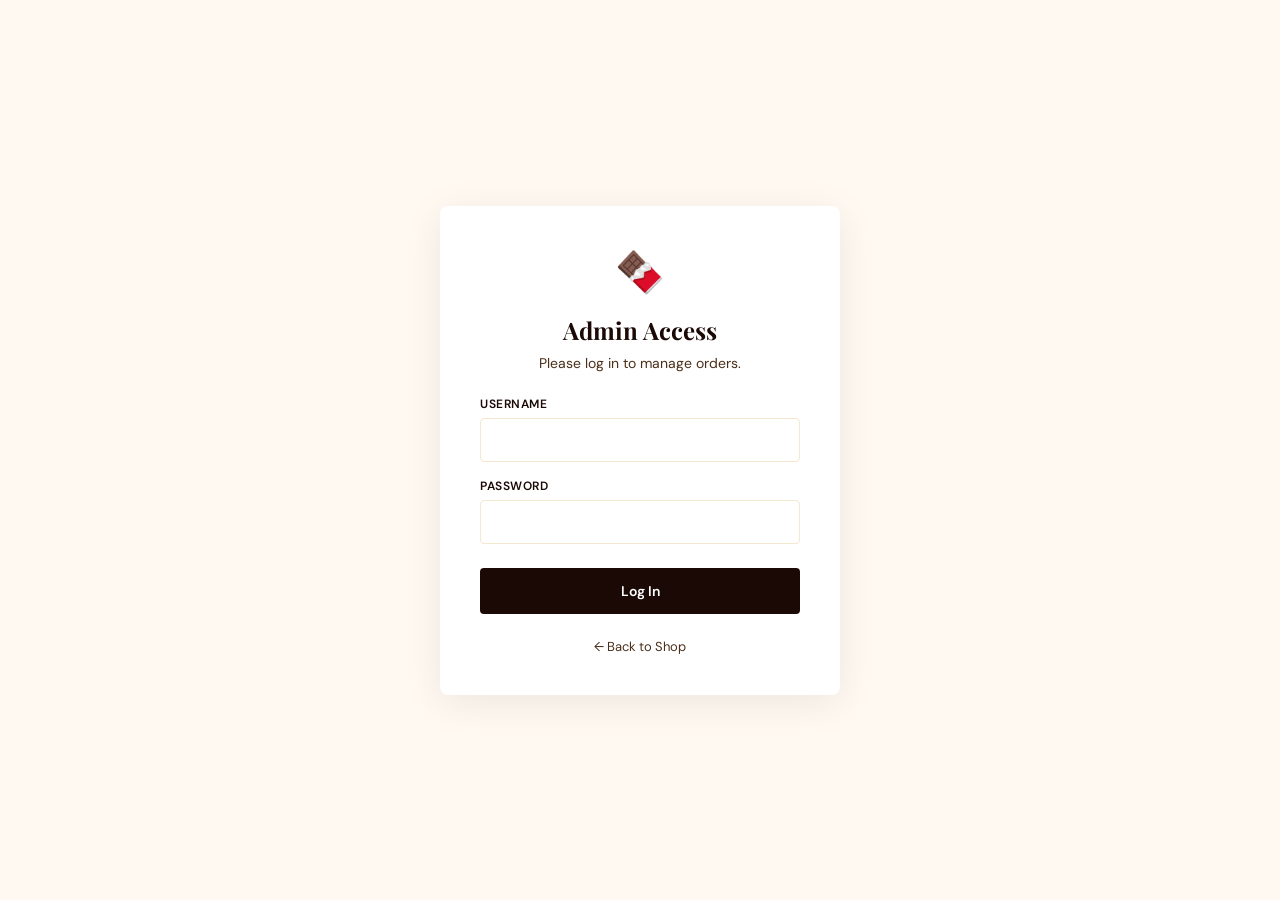
<file: public/admin-login.html>
<!DOCTYPE html>
<html lang="en">

<head>
    <meta charset="UTF-8">
    <meta name="viewport" content="width=device-width, initial-scale=1.0">
    <title>Admin Login — Brownie Bliss</title>
    <link rel="stylesheet" href="style.css">
    <link
        href="https://fonts.googleapis.com/css2?family=Playfair+Display:wght@400;600;700&family=DM+Sans:wght@300;400;500;600&display=swap"
        rel="stylesheet">
    <script>
      if (sessionStorage.getItem('adminToken')) {
        window.location.replace('admin.html');
      }
    </script>
    <style>
        body {
            background: var(--cream);
            display: flex;
            align-items: center;
            justify-content: center;
            min-height: 100vh;
            margin: 0;
        }

        .login-box {
            background: var(--white);
            padding: 40px;
            border-radius: 8px;
            box-shadow: 0 8px 40px rgba(26, 9, 5, 0.08);
            width: 100%;
            max-width: 400px;
            text-align: center;
        }

        .login-box h2 {
            font-family: 'Playfair Display', serif;
            color: var(--brown-dark);
            margin-bottom: 8px;
        }

        .login-box p {
            color: var(--text-mid);
            font-size: 14px;
            margin-bottom: 24px;
        }

        .input-group {
            margin-bottom: 16px;
            text-align: left;
        }

        .input-group label {
            display: block;
            font-size: 12px;
            font-weight: 600;
            color: var(--brown-dark);
            margin-bottom: 6px;
            text-transform: uppercase;
            letter-spacing: 0.5px;
        }

        .input-group input {
            width: 100%;
            padding: 12px;
            border: 1px solid var(--cream-dark);
            border-radius: 4px;
            font-family: 'DM Sans', sans-serif;
            font-size: 14px;
            outline: none;
            transition: border-color 0.2s;
        }

        .input-group input:focus {
            border-color: var(--gold);
        }

        .login-btn {
            width: 100%;
            padding: 14px;
            background: var(--brown-dark);
            color: var(--white);
            border: none;
            border-radius: 4px;
            font-family: 'DM Sans', sans-serif;
            font-size: 14px;
            font-weight: 600;
            cursor: pointer;
            transition: background 0.2s;
            margin-top: 8px;
        }

        .login-btn:hover {
            background: var(--gold);
            color: var(--brown-dark);
        }

        .error-msg {
            color: var(--brand-red);
            font-size: 13px;
            margin-top: 12px;
            display: none;
        }
    </style>
</head>

<body>

    <div class="login-box">
        <div style="font-size: 40px; margin-bottom: 16px;">🍫</div>
        <h2>Admin Access</h2>
        <p>Please log in to manage orders.</p>

        <form id="loginForm">
            <div class="input-group">
                <label>Username</label>
                <input type="text" id="username" required>
            </div>
            <div class="input-group">
                <label>Password</label>
                <input type="password" id="password" required>
            </div>
            <button type="submit" class="login-btn">Log In</button>
            <div class="error-msg" id="errorMsg">Invalid username or password</div>
        </form>

        <div style="margin-top: 24px; font-size: 13px;">
            <a href="index.html" style="color: var(--text-mid); text-decoration: none;">&larr; Back to Shop</a>
        </div>
    </div>

    <script>
        document.getElementById('loginForm').addEventListener('submit', async function (e) {
            e.preventDefault();
            const u = document.getElementById('username').value.trim();
            const p = document.getElementById('password').value;
            const errorMsg = document.getElementById('errorMsg');

            errorMsg.style.display = 'none';

            try {
                const res = await fetch('/api/admin/login', {
                    method: 'POST',
                    headers: { 'Content-Type': 'application/json' },
                    body: JSON.stringify({ username: u, password: p })
                });

                const data = await res.json();
                if (!res.ok || !data.success) {
                    errorMsg.textContent = data.message || 'Invalid username or password';
                    errorMsg.style.display = 'block';
                    return;
                }

                sessionStorage.setItem('adminToken', data.token);
                sessionStorage.setItem('adminLoggedIn', 'true');
                window.location.replace('admin.html');
            } catch (err) {
                errorMsg.textContent = 'Login failed. Please try again.';
                errorMsg.style.display = 'block';
            }
        });
    </script>
</body>

</html>
</file>
<file: public/style.css>
style.css html {
  scroll-behavior: smooth;
}

:root {
  --color-primary: #4a2c0a;
  --brown-mid: #3c1e14;
  --color-accent: #d2691e;
  --brand-red: #8b0000;
  --gold: #d4af37;
  --gold-light: #f4e4bc;
  --cream: #fff9f2;
  --cream-dark: #f5e8d0;
  --text-dark: #1a0f08;
  --text-mid: #4a2f1a;
  --white: #fff;
  --shadow-sm: 0 2px 4px rgba(26, 9, 5, 0.05);
  --shadow-md: 0 10px 30px rgba(26, 9, 5, 0.1);
  --shadow-lg: 0 20px 50px rgba(26, 9, 5, 0.15);
  --radius-sm: 4px;
  --radius-md: 12px;
  --radius-lg: 20px;
  --glass: rgba(255, 255, 255, 0.15);
  --glass-border: rgba(255, 255, 255, 0.2);
}

html.dark {
  --cream: #121212;
  --cream-dark: #1e1e1e;
  --white: #1a1a1a;

  --text-dark: #f5f5f5;
  --text-mid: #d1d1d1;

  --brown-dark: #f5e6ca;
  --brown-mid: #d6b98c;
  --brown-warm: #e0b97f;

  --glass: rgba(255, 255, 255, 0.08);
  --glass-border: rgba(255, 255, 255, 0.15);
}

* {
  margin: 0;
  padding: 0;
  box-sizing: border-box;
}

body {
  background: var(--cream);
  color: var(--text-dark);
  font-family: "DM Sans", sans-serif;
  overflow-x: hidden;
  width: 100%;
  max-width: 100%;
}

/* ANNOUNCEMENT BAR */
.announcement {
  background: var(--color-primary);
  color: var(--gold-light);
  text-align: center;
  padding: 10px 20px;
  font-size: 13px;
  letter-spacing: 1.5px;
  font-family: "DM Sans", sans-serif;
  font-weight: 400;
}

/* HEADER */
header {
  background: var(--white);
  border-bottom: 1px solid var(--cream-dark);
  position: sticky;
  top: 0;
  z-index: 1000;
  box-shadow: 0 2px 20px rgba(44, 24, 16, 0.08);
}

.header-inner {
  max-width: 1300px;
  margin: 0 auto;
  padding: 0 30px;
  display: flex;
  align-items: center;
  justify-content: space-between;
  height: 72px;
}

.logo {
  display: flex;
  flex-direction: column;
  line-height: 1;
}

.logo-name {
  font-family: "Playfair Display", serif;
  font-size: 26px;
  font-weight: 700;
  color: var(--color-primary);
  letter-spacing: 1px;
  margin-bottom: 4px;
}

.logo-sub {
  font-family: "Cormorant Garamond", serif;
  font-size: 11px;
  letter-spacing: 3px;
  color: var(--gold);
  text-transform: uppercase;
  margin-bottom: 15px;
}

nav {
  display: flex;
  gap: 30px;
  align-items: center;
}

nav a {
  text-decoration: none;
  color: var(--text-mid);
  font-size: 13px;
  letter-spacing: 0.5px;
  font-weight: 500;
  transition: color 0.2s;
  position: relative;
}

nav a::after {
  content: "";
  position: absolute;
  bottom: -3px;
  left: 0;
  right: 0;
  height: 1px;
  background: var(--gold);
  transform: scaleX(0);
  transition: transform 0.25s;
}

nav a:hover::after {
  transform: scaleX(1);
}

nav a:hover {
  color: var(--color-primary);
}

.header-actions {
  display: flex;
  gap: 16px;
  align-items: center;
}

.cart-btn {
  position: relative;
  background: none;
  border: 2px solid var(--color-primary);
  color: var(--color-primary);
  padding: 9px 22px;
  font-family: "DM Sans", sans-serif;
  font-size: 13px;
  font-weight: 600;
  letter-spacing: 1px;
  cursor: pointer;
  transition: all 0.2s;
  border-radius: 0;
  display: flex;
  align-items: center;
  gap: 8px;
}

.cart-btn:hover {
  background: var(--color-primary);
  color: var(--white);
}

.cart-count {
  background: var(--gold);
  color: var(--color-primary);
  border-radius: 50%;
  width: 20px;
  height: 20px;
  font-size: 11px;
  font-weight: 700;
  display: flex;
  align-items: center;
  justify-content: center;
}

/* HERO */
.hero {
  background: var(--color-primary);
  position: relative;
  overflow: hidden;
  min-height: 520px;
  display: flex;
  align-items: center;
}

.hero-bg {
  position: absolute;
  inset: 0;
  background:
    radial-gradient(
      ellipse at 30% 50%,
      rgba(201, 169, 110, 0.15) 0%,
      transparent 60%
    ),
    radial-gradient(
      ellipse at 80% 20%,
      rgba(139, 69, 19, 0.3) 0%,
      transparent 50%
    ),
    linear-gradient(135deg, #2c1810 0%, #3d1f10 50%, #1a0c06 100%);
}

.hero-pattern {
  position: absolute;
  inset: 0;
  opacity: 0.04;
  background-image: repeating-linear-gradient(
    45deg,
    var(--gold) 0,
    var(--gold) 1px,
    transparent 0,
    transparent 50%
  );
  background-size: 20px 20px;
}

.hero-content {
  position: relative;
  max-width: 1300px;
  margin: 0 auto;
  padding: 80px 30px;
  display: grid;
  grid-template-columns: 1fr 1fr;
  gap: 60px;
  align-items: center;
  width: 100%;
}

.hero-text {
  color: var(--white);
}

.hero-badge {
  display: inline-block;
  border: 1px solid var(--gold);
  color: var(--gold);
  font-size: 10px;
  letter-spacing: 3px;
  text-transform: uppercase;
  padding: 6px 16px;
  margin-bottom: 24px;
  font-family: "DM Sans", sans-serif;
}

.hero-title {
  font-family: "Playfair Display", serif;
  font-size: clamp(36px, 4vw, 56px);
  font-weight: 700;
  line-height: 1.15;
  color: var(--cream);
  margin-bottom: 20px;
}

.hero-title em {
  font-style: italic;
  color: var(--gold);
}

.hero-desc {
  font-family: "Cormorant Garamond", serif;
  font-size: 18px;
  color: rgba(253, 246, 237, 0.7);
  line-height: 1.7;
  margin-bottom: 36px;
  font-weight: 300;
}

.hero-cta {
  background: linear-gradient(135deg, #d97757, #c25a3c);
  color: white;
  padding: 14px;
  border-radius: 12px;
  font-weight: 600;
  border: none;
  cursor: pointer;
  transition: 0.3s ease;
  width: 100%;
}

.hero-cta:hover {
  background: var(--cream);
  transform: translateY(-2px);
  box-shadow: 0 10px 20px rgba(217, 119, 87, 0.3);
}

.hero-visual {
  display: grid;
  grid-template-columns: 1fr 1fr;
  gap: 12px;
}

.hero-card {
  background: var(--glass);
  backdrop-filter: blur(14px);
  -webkit-backdrop-filter: blur(14px);
  border: 1px solid var(--glass-border);
  border-radius: var(--radius-md);
  overflow: hidden;
  cursor: pointer;
  transition: all 0.4s cubic-bezier(0.165, 0.84, 0.44, 1);
  box-shadow: var(--shadow-md);
}

.hero-card:hover {
  transform: translateY(-8px) scale(1.02);
  box-shadow: var(--shadow-lg);
  border-color: rgba(212, 175, 55, 0.4);
}

.hero-card:first-child {
  grid-column: span 2;
}

.hero-card img {
  width: 100%;
  height: 200px;
  object-fit: cover;
  display: block;
}

.hero-card:first-child img {
  height: 160px;
}

.hero-card-label {
  padding: 14px 18px;
  font-family: "DM Sans", sans-serif;
  font-size: 13px;
  font-weight: 600;
  color: #fff;
  letter-spacing: 0.5px;
  background: linear-gradient(to bottom, rgba(0, 0, 0, 0), rgba(0, 0, 0, 0.4));
}

.hero-content {
  overflow: hidden;
}

.hero-visual {
  max-width: 100%;
}

/* VALUES STRIP */
.values-strip {
  background: var(--brown-mid);
  padding: 28px 30px;
}

.values-inner {
  max-width: 1300px;
  margin: 0 auto;
  display: flex;
  justify-content: space-around;
  flex-wrap: wrap;
  gap: 20px;
}

.value-item {
  display: flex;
  align-items: center;
  gap: 12px;
  color: var(--cream);
}

.value-icon {
  font-size: 22px;
  opacity: 0.9;
}

.value-text strong {
  display: block;
  font-size: 13px;
  font-weight: 600;
  letter-spacing: 0.5px;
  font-family: "DM Sans", sans-serif;
}

.value-text span {
  font-size: 11px;
  opacity: 0.65;
  font-family: "Cormorant Garamond", serif;
  font-size: 13px;
}

/* SECTION TITLES */
.section-header {
  text-align: center;
  margin-bottom: 48px;
}

.section-label {
  font-family: "DM Sans", sans-serif;
  font-size: 10px;
  letter-spacing: 4px;
  color: var(--gold);
  text-transform: uppercase;
  margin-bottom: 12px;
  display: block;
}

.section-title {
  font-family: "Playfair Display", serif;
  font-size: clamp(28px, 3vw, 40px);
  font-weight: 600;
  color: var(--color-primary);
}

.section-title em {
  font-style: italic;
  color: var(--color-accent);
}

/* CATEGORIES */
.categories-section {
  padding: 80px 30px;
  max-width: 1300px;
  margin: 0 auto;
}

.categories-grid {
  display: grid;
  grid-template-columns: repeat(4, 1fr);
  gap: 20px;
}

.cat-card {
  position: relative;
  overflow: hidden;
  cursor: pointer;
  border-radius: var(--radius-md);
  box-shadow: var(--shadow-md);
  aspect-ratio: 3/4;
  transition: all 0.4s ease;
}

.cat-card:hover {
  transform: translateY(-5px);
  box-shadow: var(--shadow-lg);
}

.cat-card img {
  width: 100%;
  height: 100%;
  object-fit: cover;
  transition: transform 0.4s ease;
  display: block;
}

.cat-card:hover img {
  transform: scale(1.07);
}

.cat-overlay {
  position: absolute;
  inset: 0;
  background: linear-gradient(
    to top,
    rgba(44, 24, 16, 0.85) 0%,
    rgba(44, 24, 16, 0.1) 60%,
    transparent 100%
  );
  display: flex;
  flex-direction: column;
  justify-content: flex-end;
  padding: 24px 20px;
  transition: background 0.3s;
}

.cat-card:hover .cat-overlay {
  background: linear-gradient(
    to top,
    rgba(44, 24, 16, 0.95) 0%,
    rgba(44, 24, 16, 0.3) 60%,
    transparent 100%
  );
}

.cat-name {
  font-family: "Playfair Display", serif;
  font-size: 20px;
  font-weight: 600;
  color: var(--white);
  margin-bottom: 6px;
}

.cat-count {
  font-size: 12px;
  color: var(--gold-light);
  letter-spacing: 1px;
  font-family: "DM Sans", sans-serif;
}

.cat-arrow {
  position: absolute;
  top: 16px;
  right: 16px;
  width: 32px;
  height: 32px;
  background: rgba(255, 255, 255, 0.1);
  border: 1px solid rgba(255, 255, 255, 0.3);
  border-radius: 50%;
  display: flex;
  align-items: center;
  justify-content: center;
  color: white;
  font-size: 14px;
  opacity: 0;
  transition: opacity 0.2s;
}

.cat-card:hover .cat-arrow {
  opacity: 1;
}

/* PRODUCTS SECTION */
.products-section {
  background: var(--cream-dark);
  padding: 80px 30px;
}

.products-inner {
  max-width: 1300px;
  margin: 0 auto;
}

/* FILTER TABS */
.filter-tabs {
  display: flex;
  gap: 8px;
  justify-content: center;
  margin-bottom: 40px;
  flex-wrap: wrap;
}

.filter-tab {
  padding: 8px 20px;
  border: 1px solid var(--brown-mid);
  background: none;
  color: var(--brown-mid);
  font-family: "DM Sans", sans-serif;
  font-size: 12px;
  letter-spacing: 1px;
  cursor: pointer;
  transition: all 0.2s;
  font-weight: 500;
}

.filter-tab.active,
.filter-tab:hover {
  background: var(--color-primary);
  color: var(--cream);
  border-color: var(--color-primary);
}

.products-grid,
.all-products-grid {
  display: grid;
  grid-template-columns: repeat(auto-fill, minmax(240px, 240px));
  justify-content: center;
  gap: 28px;
  width: 100%;
}

/* Responsive adjustments */
@media (max-width: 768px) {
  .products-grid {
    grid-template-columns: repeat(2, 1fr);
  }
}

@media (max-width: 480px) {
  .products-grid {
    grid-template-columns: 1fr;
  }
}

.product-card {
  background: var(--white);
  border-radius: var(--radius-lg);
  overflow: hidden;
  box-shadow: var(--shadow-md);
  transition:
    transform 0.3s ease,
    box-shadow 0.3s ease;
  display: flex;
  flex-direction: column;
  height: 100%;
}

.product-card:hover {
  transform: translateY(-12px);
  box-shadow: var(--shadow-lg);
}

.product-img-wrap {
  position: relative;
  overflow: hidden;
  height: 0;
  padding-top: 75%; /* 4:3 aspect ratio */
}

.product-img-wrap img {
  position: absolute;
  top: 0;
  left: 0;
  width: 100%;
  height: 100%;
  object-fit: cover;
  transition: transform 0.4s;
}

.product-card:hover .product-img-wrap img {
  transform: scale(1.05);
}

.bestseller-badge {
  position: absolute;
  color: var(--color-primary);
  font-size: 10px;
  letter-spacing: 1px;
  text-transform: uppercase;
  padding: 5px 12px;
  font-weight: 700;
  font-family: "DM Sans", sans-serif;
  border-radius: 30px;
  box-shadow: 0 4px 12px rgba(212, 175, 55, 0.4);
  z-index: 10;
}

.favorite-btn {
  position: absolute;
  top: 15px;
  right: 15px;
  width: 38px;
  height: 38px;
  border: 1px solid rgba(255, 255, 255, 0.7);
  background: rgba(255, 249, 242, 0.92);
  color: var(--brown-dark);
  border-radius: 50%;
  font-size: 22px;
  line-height: 1;
  cursor: pointer;
  z-index: 12;
  display: inline-flex;
  align-items: center;
  justify-content: center;
  box-shadow: 0 6px 18px rgba(26, 9, 5, 0.15);
  transition:
    transform 0.2s,
    background 0.2s,
    color 0.2s;
}

.favorite-btn:hover {
  transform: translateY(-2px) scale(1.04);
  background: var(--gold-light);
}

.favorite-btn.active {
  background: var(--gold);
  color: var(--brown-dark);
  border-color: var(--gold);
}

.favorite-btn-inline {
  position: static;
  flex: 0 0 auto;
  margin-left: 12px;
}

.birthday-title-row {
  display: flex;
  align-items: flex-start;
  justify-content: space-between;
  gap: 16px;
}

.hero-favourite-btn {
  display: inline-flex;
  align-items: center;
  justify-content: center;
  gap: 10px;
  margin-left: 14px;
  padding: 13px 22px;
  border: 1px solid rgba(212, 175, 55, 0.65);
  background: transparent;
  color: var(--gold-light);
  font-family: "DM Sans", sans-serif;
  font-size: 12px;
  font-weight: 700;
  letter-spacing: 1.2px;
  text-transform: uppercase;
  cursor: pointer;
  transition: all 0.25s;
}

.hero-favourite-btn:hover,
.hero-favourite-btn.active {
  background: var(--gold);
  color: var(--brown-dark);
}

.nav-count {
  min-width: 18px;
  height: 18px;
  margin-left: 4px;
  border-radius: 50%;
  background: var(--gold);
  color: var(--brown-dark);
  font-size: 10px;
  font-weight: 700;
  align-items: center;
  justify-content: center;
  vertical-align: middle;
}

.product-info {
  padding: 18px 18px 20px;
}

.product-category {
  font-size: 10px;
  letter-spacing: 2px;
  color: var(--gold);
  text-transform: uppercase;
  font-family: "DM Sans", sans-serif;
  margin-bottom: 6px;
}

.product-name {
  font-family: "Playfair Display", serif;
  font-size: 16px;
  font-weight: 600;
  color: var(--color-primary);
  margin-bottom: 6px;
  line-height: 1.3;
}

.product-desc {
  font-family: "DM Sans", sans-serif;
  font-size: 12px;
  color: var(--text-mid);
  margin-bottom: 12px;
  line-height: 1.4;
}

.product-price {
  font-family: "DM Sans", sans-serif;
  font-size: 18px;
  font-weight: 700;
  color: var(--color-accent);
  margin-bottom: 14px;
}

.add-to-cart {
  width: 100%;
  padding: 14px;
  background: var(--color-primary);
  color: var(--cream);
  border: none;
  font-family: "DM Sans", sans-serif;
  font-size: 11px;
  letter-spacing: 2px;
  text-transform: uppercase;
  font-weight: 700;
  cursor: pointer;
  transition: all 0.3s;
  display: flex;
  align-items: center;
  justify-content: center;
  gap: 8px;
  border-radius: var(--radius-sm);
}

.add-to-cart:hover {
  background: var(--brown-mid);
  gap: 12px;
  letter-spacing: 2.5px;
}

.add-to-cart.added {
  background: #2d6a2d;
  color: white;
}

/* FAVOURITES */
.favourites-page {
  background: var(--cream);
}

.favourites-hero {
  background: var(--cream-dark);
  padding: 70px 30px 56px;
  text-align: center;
  border-bottom: 1px solid rgba(92, 44, 26, 0.08);
}

.favourites-intro {
  max-width: 560px;
  margin: 16px auto 0;
  color: var(--text-mid);
  font-family: "Cormorant Garamond", serif;
  font-size: 20px;
  line-height: 1.6;
}

.favourites-section {
  padding: 70px 30px 90px;
}

.favourites-group {
  margin-top: 56px;
}

.favourites-group:empty {
  display: none;
}

.favourite-bakeries-grid {
  display: grid;
  grid-template-columns: repeat(auto-fit, minmax(280px, 1fr));
  gap: 24px;
}

.favourite-bakery-card {
  display: grid;
  grid-template-columns: 190px 1fr;
  overflow: hidden;
  background: var(--white);
  border: 1px solid rgba(0, 0, 0, 0.03);
  border-radius: var(--radius-md);
  box-shadow: var(--shadow-sm);
}

.favourite-bakery-card img {
  width: 100%;
  height: 100%;
  min-height: 210px;
  object-fit: cover;
}

.favourite-bakery-info {
  padding: 24px;
}

.favourite-bakery-info h3 {
  font-family: "Playfair Display", serif;
  font-size: 26px;
  color: var(--brown-dark);
  margin-bottom: 8px;
}

.favourite-bakery-info p {
  color: var(--text-mid);
  margin-bottom: 22px;
}

.favourite-remove {
  max-width: 220px;
}

.favourites-empty {
  max-width: 520px;
  margin: 0 auto;
  padding: 60px 30px;
  background: var(--white);
  border-top: 5px solid var(--gold);
  border-radius: var(--radius-md);
  box-shadow: var(--shadow-md);
  text-align: center;
}

.favourites-empty h2 {
  font-family: "Playfair Display", serif;
  color: var(--brown-dark);
  margin-bottom: 10px;
}

.favourites-empty p {
  color: var(--text-mid);
  margin-bottom: 26px;
}

/* GIFTING BANNER */
.gifting-section {
  padding: 80px 30px;
  max-width: 1300px;
  margin: 0 auto;
  display: grid;
  grid-template-columns: 1fr 1fr;
  gap: 40px;
  align-items: center;
}

.gifting-text .section-header {
  text-align: left;
  margin-bottom: 24px;
}

.gifting-text p {
  font-family: "Cormorant Garamond", serif;
  font-size: 18px;
  color: var(--text-mid);
  line-height: 1.8;
  margin-bottom: 30px;
  font-weight: 300;
}

.btn-outline {
  display: inline-block;
  padding: 12px 32px;
  border: 2px solid var(--color-primary);
  color: var(--color-primary);
  text-decoration: none;
  font-family: "DM Sans", sans-serif;
  font-size: 12px;
  letter-spacing: 1.5px;
  text-transform: uppercase;
  font-weight: 600;
  transition: all 0.2s;
  cursor: pointer;
  background: none;
}

.btn-outline:hover {
  background: var(--color-primary);
  color: var(--cream);
}

.gifting-img {
  border-radius: 2px;
  overflow: hidden;
  box-shadow: var(--shadow);
}

.gifting-img img {
  width: 100%;
  height: 400px;
  object-fit: cover;
  display: block;
}

/* FOOTER */
footer {
  background: var(--color-primary);
  color: rgba(253, 246, 237, 0.7);
  padding: 60px 30px 30px;
}

.footer-inner {
  max-width: 1300px;
  margin: 0 auto;
}

.footer-top {
  display: grid;
  grid-template-columns: 2fr 1fr 1fr 1fr;
  gap: 40px;
  padding-bottom: 40px;
  border-bottom: 1px solid rgba(201, 169, 110, 0.15);
  margin-bottom: 30px;
}

.footer-brand .logo-name {
  color: var(--cream);
  font-size: 22px;
}

.footer-brand .logo-sub {
  color: var(--gold);
}

.footer-brand p {
  font-size: 13px;
  line-height: 1.7;
  margin-top: 16px;
  font-family: "Cormorant Garamond", serif;
  font-size: 15px;
  font-weight: 300;
}

.footer-col h4 {
  font-family: "DM Sans", sans-serif;
  font-size: 11px;
  letter-spacing: 2px;
  text-transform: uppercase;
  color: var(--gold);
  margin-bottom: 16px;
  font-weight: 600;
}

.footer-col a {
  display: block;
  color: rgba(253, 246, 237, 0.6);
  text-decoration: none;
  font-size: 13px;
  margin-bottom: 9px;
  transition: color 0.2s;
  font-family: "DM Sans", sans-serif;
}

.footer-col a:hover {
  color: var(--gold-light);
}

.footer-bottom {
  display: flex;
  justify-content: space-between;
  align-items: center;
  font-size: 12px;
  color: rgba(253, 246, 237, 0.4);
  font-family: "DM Sans", sans-serif;
}

html {
  scroll-behavior: smooth;
}

#contact:target {
  animation: contactHighlight 1s ease;
}

@keyframes contactHighlight {
  0% {
    box-shadow: 0 0 0 9999px rgba(201, 169, 110, 0.08);
  }

  100% {
    box-shadow: none;
  }
}

/* CART SIDEBAR */
.cart-overlay {
  position: fixed;
  inset: 0;
  background: rgba(0, 0, 0, 0.5);
  z-index: 2000;
  opacity: 0;
  pointer-events: none;
  transition: opacity 0.3s;
}

.cart-overlay.open {
  opacity: 1;
  pointer-events: all;
}

.cart-sidebar {
  position: fixed;
  top: 0;
  right: 0;
  bottom: 0;
  width: 400px;
  background: var(--white);
  z-index: 2001;
  transform: translateX(100%);
  transition: transform 0.35s cubic-bezier(0.4, 0, 0.2, 1);
  display: flex;
  flex-direction: column;
  box-shadow: -8px 0 40px rgba(0, 0, 0, 0.2);
}

.cart-sidebar.open {
  transform: translateX(0);
}

.cart-header {
  padding: 24px 24px 20px;
  border-bottom: 1px solid var(--cream-dark);
  display: flex;
  justify-content: space-between;
  align-items: center;
  background: var(--brown-dark);
  color: var(--cream);
}

.cart-title {
  font-family: "Playfair Display", serif;
  font-size: 20px;
  font-weight: 600;
}

.cart-close {
  background: none;
  border: none;
  color: var(--cream);
  font-size: 24px;
  cursor: pointer;
  line-height: 1;
  padding: 4px;
  transition: color 0.2s;
}

.cart-close:hover {
  color: var(--gold);
}

.cart-items {
  flex: 1;
  overflow-y: auto;
  padding: 20px 24px;
}

.cart-empty {
  text-align: center;
  padding: 60px 20px;
  color: var(--text-mid);
  font-family: "Cormorant Garamond", serif;
  font-size: 18px;
  opacity: 0.6;
}

.cart-empty-icon {
  font-size: 48px;
  margin-bottom: 16px;
  display: block;
}

.cart-item {
  display: grid;
  grid-template-columns: 70px 1fr auto;
  gap: 14px;
  align-items: center;
  padding: 14px 0;
  border-bottom: 1px solid var(--cream-dark);
  animation: slideIn 0.2s ease;
}

@keyframes slideIn {
  from {
    opacity: 0;
    transform: translateX(10px);
  }

  to {
    opacity: 1;
    transform: translateX(0);
  }
}

.cart-item img {
  width: 70px;
  height: 70px;
  object-fit: cover;
  border-radius: 2px;
}

.cart-item-name {
  font-family: "Playfair Display", serif;
  font-size: 14px;
  font-weight: 600;
  color: var(--brown-dark);
  margin-bottom: 4px;
}

.cart-item-price {
  font-size: 13px;
  color: var(--brown-warm);
  font-weight: 600;
  font-family: "DM Sans", sans-serif;
}

.cart-qty {
  display: flex;
  align-items: center;
  gap: 8px;
  margin-top: 8px;
}

.qty-btn {
  width: 26px;
  height: 26px;
  border: 1px solid var(--brown-mid);
  background: none;
  color: var(--brown-dark);
  cursor: pointer;
  font-size: 14px;
  display: flex;
  align-items: center;
  justify-content: center;
  transition: all 0.15s;
  font-family: "DM Sans", sans-serif;
}

.qty-btn:hover {
  background: var(--brown-dark);
  color: white;
  border-color: var(--brown-dark);
}

.qty-num {
  font-size: 14px;
  font-weight: 600;
  min-width: 20px;
  text-align: center;
  font-family: "DM Sans", sans-serif;
}

.cart-item-remove {
  background: none;
  border: none;
  color: #ccc;
  cursor: pointer;
  font-size: 16px;
  padding: 4px;
  transition: color 0.15s;
  align-self: flex-start;
}

.cart-item-remove:hover {
  color: #e53e3e;
}

.cart-footer {
  padding: 20px 24px 28px;
  border-top: 1px solid var(--cream-dark);
  background: var(--cream);
}

.cart-total {
  display: flex;
  justify-content: space-between;
  align-items: center;
  margin-bottom: 18px;
}

.cart-total-label {
  font-family: "DM Sans", sans-serif;
  font-size: 13px;
  color: var(--text-mid);
  letter-spacing: 1px;
  text-transform: uppercase;
  font-weight: 600;
}

.cart-total-amt {
  font-family: "Playfair Display", serif;
  font-size: 22px;
  font-weight: 700;
  color: var(--brown-dark);
}

.whatsapp-btn {
  width: 100%;
  padding: 16px;
  background: #25d366;
  color: white;
  border: none;
  font-family: "DM Sans", sans-serif;
  font-size: 14px;
  font-weight: 700;
  letter-spacing: 1px;
  text-transform: uppercase;
  cursor: pointer;
  display: flex;
  align-items: center;
  justify-content: center;
  gap: 12px;
  transition: all 0.2s;
  border-radius: 2px;
  box-shadow: 0 4px 16px rgba(37, 211, 102, 0.3);
}

.whatsapp-btn:hover {
  background: #20b95a;
  transform: translateY(-1px);
  box-shadow: 0 6px 24px rgba(37, 211, 102, 0.4);
}

.whatsapp-icon {
  font-size: 20px;
}

.whatsapp-note {
  text-align: center;
  font-size: 11px;
  color: var(--text-mid);
  opacity: 0.6;
  margin-top: 10px;
  font-family: "DM Sans", sans-serif;
}

/* TOAST */
.toast {
  position: fixed;
  bottom: 24px;
  right: 24px;
  background: var(--brown-dark);
  color: var(--cream);
  padding: 14px 20px;
  font-family: "DM Sans", sans-serif;
  font-size: 13px;
  font-weight: 500;
  border-left: 3px solid var(--gold);
  z-index: 3000;
  transform: translateY(80px);
  opacity: 0;
  transition: all 0.3s cubic-bezier(0.4, 0, 0.2, 1);
  display: flex;
  align-items: center;
  gap: 10px;
  max-width: 300px;
  box-shadow: 0 4px 24px rgba(0, 0, 0, 0.2);
}

.toast.show {
  transform: translateY(0);
  opacity: 1;
}

/* WHATSAPP PHONE MODAL */
.phone-modal-overlay {
  position: fixed;
  inset: 0;
  background: rgba(0, 0, 0, 0.6);
  z-index: 3000;
  display: flex;
  align-items: center;
  justify-content: center;
  opacity: 0;
  pointer-events: none;
  transition: opacity 0.3s;
}

.phone-modal-overlay.open {
  opacity: 1;
  pointer-events: all;
}

.phone-modal {
  background: white;
  padding: 40px 36px;
  max-width: 420px;
  width: 90%;
  box-shadow: 0 20px 60px rgba(0, 0, 0, 0.3);
  transform: scale(0.9);
  transition: transform 0.3s;
}

.phone-modal-overlay.open .phone-modal {
  transform: scale(1);
}

.phone-modal h3 {
  font-family: "Playfair Display", serif;
  font-size: 22px;
  color: var(--brown-dark);
  margin-bottom: 8px;
}

.phone-modal p {
  font-size: 14px;
  color: var(--text-mid);
  margin-bottom: 24px;
  font-family: "Cormorant Garamond", serif;
  font-size: 16px;
}

.phone-input-wrap {
  display: flex;
  border: 2px solid var(--cream-dark);
  transition: border-color 0.2s;
  margin-bottom: 16px;
}

.phone-input-wrap:focus-within {
  border-color: var(--gold);
}

.phone-prefix {
  padding: 12px 14px;
  background: var(--cream-dark);
  color: var(--text-mid);
  font-family: "DM Sans", sans-serif;
  font-size: 14px;
  font-weight: 600;
}

.phone-input {
  flex: 1;
  padding: 12px 14px;
  border: none;
  outline: none;
  font-family: "DM Sans", sans-serif;
  font-size: 15px;
  color: var(--brown-dark);
  background: white;
}

.modal-actions {
  display: flex;
  gap: 12px;
}

.modal-cancel {
  flex: 1;
  padding: 12px;
  background: none;
  border: 1px solid var(--cream-dark);
  color: var(--text-mid);
  font-family: "DM Sans", sans-serif;
  font-size: 13px;
  cursor: pointer;
  transition: all 0.2s;
}

.modal-cancel:hover {
  border-color: var(--brown-dark);
}

.modal-confirm {
  flex: 2;
  padding: 12px;
  background: #25d366;
  color: white;
  border: none;
  font-family: "DM Sans", sans-serif;
  font-size: 13px;
  font-weight: 700;
  cursor: pointer;
  transition: all 0.2s;
  display: flex;
  align-items: center;
  justify-content: center;
  gap: 8px;
  letter-spacing: 0.5px;
}

.modal-confirm:hover {
  background: #20b95a;
}

/* RESPONSIVE */
@media (max-width: 1024px) {
  .hero-content {
    grid-template-columns: 1fr;
    gap: 40px;
    text-align: center;
  }

  .hero-text {
    display: flex;
    flex-direction: column;
    align-items: center;
  }

  .hero-favourite-btn {
    margin: 14px 0 0;
  }

  .hero-visual {
    max-width: 600px;
    margin: 0 auto;
  }

  .admin-body {
    margin: 20px auto;
  }
}

@media (max-width: 900px) {
  .categories-grid {
    grid-template-columns: repeat(2, 1fr);
  }

  .products-grid {
    grid-template-columns: repeat(2, 1fr);
  }

  .favourite-bakery-card {
    grid-template-columns: 1fr;
  }

  .footer-top {
    grid-template-columns: repeat(2, 1fr);
  }

  .gifting-section {
    grid-template-columns: 1fr;
    text-align: center;
  }

  .gifting-text .section-header {
    text-align: center;
  }

  nav {
    display: none;
  }

  .cart-sidebar {
    width: 100%;
  }

  .admin-nav .nav-links {
    display: none;
  }
}

@media (max-width: 600px) {
  /* Footer Mobile Fix */
  footer {
    overflow-x: hidden;
  }

  .footer-inner {
    overflow-x: hidden;
    padding: 0 15px;
  }

  .footer-top {
    grid-template-columns: 1fr !important;
    gap: 20px;
  }
  .btn,
  button {
    white-space: nowrap;
  }

  .footer-col a {
    word-break: break-word;
    overflow-wrap: break-word;
    white-space: normal;
  }

  .footer-brand p {
    word-break: break-word;
  }

  .footer-bottom {
    flex-direction: column;
    text-align: center;
    gap: 8px;
    word-break: break-word;
  }
  .footer-col a {
    word-break: break-all;
    font-size: 13px;
  }
  .header-inner {
    padding: 0 15px;
  }

  .logo-name {
    font-size: 20px;
  }

  .hero-title {
    font-size: 32px;
  }

  .products-grid {
    grid-template-columns: 1fr;
    gap: 16px;
  }

  .birthday-title-row {
    align-items: center;
  }

  .categories-grid {
    grid-template-columns: 1fr;
  }

  .values-inner {
    justify-content: flex-start;
    overflow-x: auto;
    padding-bottom: 10px;
  }

  .value-item {
    flex-shrink: 0;
  }

  /* Admin Mobile Adjustments */
  .panel-head {
    flex-direction: column;
    align-items: flex-start;
  }

  .orders-filter {
    width: 100%;
    overflow-x: auto;
    display: flex;
    padding-bottom: 8px;
  }

  .of-btn {
    white-space: nowrap;
  }

  .orders-table {
    display: block;
    overflow-x: auto;
  }

  .stat-card {
    padding: 16px;
  }

  .stat-value {
    font-size: 24px;
  }

  .checkout-modal,
  .detail-modal,
  .receipt-modal {
    width: 95%;
    margin: 10px;
  }

  .detail-modal-body {
    padding: 15px;
  }

  .info-grid {
    grid-template-columns: 1fr;
  }
}

/* --- CHECKOUT MODAL --- */
.checkout-overlay {
  position: fixed;
  inset: 0;
  background: rgba(26, 9, 5, 0.4);
  backdrop-filter: blur(4px);
  -webkit-backdrop-filter: blur(4px);
  z-index: 3000;
  display: flex;
  align-items: center;
  justify-content: center;
  opacity: 0;
  pointer-events: none;
  transition: opacity 0.3s;
}

.checkout-overlay.open {
  opacity: 1;
  pointer-events: all;
}

.checkout-modal {
  background: var(--white);
  width: 90%;
  max-width: 480px;
  border-radius: 4px;
  overflow: hidden;
  box-shadow: 0 40px 100px rgba(0, 0, 0, 0.4);
  transform: translateY(20px);
  transition: transform 0.3s;
}

.checkout-overlay.open .checkout-modal {
  transform: translateY(0);
}

.checkout-head {
  padding: 24px 30px;
  border-bottom: 1px solid var(--cream-dark);
  display: flex;
  justify-content: space-between;
  align-items: center;
  background: #faf7f2;
}

.checkout-steps {
  display: flex;
  align-items: center;
  gap: 10px;
}

.step-indicator {
  width: 24px;
  height: 24px;
  border-radius: 50%;
  background: var(--cream-dark);
  color: var(--text-mid);
  font-size: 11px;
  font-weight: 700;
  display: flex;
  align-items: center;
  justify-content: center;
}

.step-indicator.active {
  background: var(--gold);
  color: var(--brown-dark);
}

.step-indicator.done {
  background: var(--brown-dark);
  color: var(--white);
}

.step-line {
  width: 20px;
  height: 2px;
  background: var(--cream-dark);
}

.checkout-close {
  background: none;
  border: none;
  font-size: 20px;
  cursor: pointer;
  color: var(--text-mid);
}

.checkout-body {
  padding: 36px 40px;
}

.checkout-title {
  font-family: "Playfair Display", serif;
  font-size: 24px;
  color: var(--brown-dark);
  margin-bottom: 8px;
}

.checkout-subtitle {
  font-size: 14px;
  color: var(--text-mid);
  opacity: 0.7;
  margin-bottom: 28px;
}

.form-group {
  margin-bottom: 20px;
}

.form-actions {
  margin-top: 5px;
}

.form-group label {
  display: block;
  font-size: 11px;
  text-transform: uppercase;
  color: var(--gold);
  letter-spacing: 1px;
  margin-bottom: 8px;
  font-weight: 700;
}

.form-group textarea {
  min-height: 130px;
  resize: vertical;
}

.form-group input,
.form-group textarea {
  width: 100%;
  padding: 12px 16px;
  border: 1px solid var(--cream-dark);
  border-radius: 2px;
  font-family: "DM Sans", sans-serif;
  font-size: 14px;
  outline: none;
  transition: border-color 0.2s;
}

.form-group input:focus,
.form-group textarea:focus {
  border-color: var(--gold);
}

.phone-input-group {
  display: flex;
  border: 1px solid var(--cream-dark);
}

.phone-input-group .prefix {
  padding: 12px 14px;
  background: #fdf6ed;
  font-size: 14px;
  font-weight: 700;
  color: var(--brown-mid);
}

.phone-input-group input {
  border: none;
}

.otp-container {
  display: flex;
  gap: 10px;
  margin-bottom: 24px;
}

.otp-box {
  width: 100%;
  aspect-ratio: 1;
  text-align: center;
  font-size: 24px;
  font-weight: 700;
  border: 1px solid var(--cream-dark);
  outline: none;
  border-radius: 4px;
}

.otp-box:focus {
  border-color: var(--gold);
  background: #fffcf8;
}

.hidden {
  display: none;
}

.text-link {
  background: none;
  border: none;
  color: var(--gold);
  font-size: 13px;
  text-decoration: underline;
  cursor: pointer;
  margin-top: 20px;
  display: block;
  width: 100%;
}

.confirm-summary {
  background: #faf7f2;
  padding: 24px;
  border-radius: 4px;
  margin-bottom: 28px;
}

.confirm-section {
  margin-bottom: 20px;
}

.confirm-section label {
  display: block;
  font-size: 10px;
  text-transform: uppercase;
  color: var(--gold);
  letter-spacing: 1.5px;
  margin-bottom: 8px;
  font-weight: 700;
}

.confirm-row {
  display: flex;
  justify-content: space-between;
  font-size: 13px;
  margin-bottom: 6px;
}

.confirm-total {
  margin-top: 15px;
  padding-top: 15px;
  border-top: 1px solid var(--cream-dark);
  display: flex;
  justify-content: space-between;
  align-items: center;
}

.confirm-total strong {
  font-size: 20px;
  color: var(--brown-dark);
  font-family: "Playfair Display", serif;
}

.demo-note {
  background: #fdf6ed;
  border: 1px solid var(--gold);
  padding: 10px;
  font-size: 12px;
  text-align: center;
  color: var(--brown-dark);
}

/* --- ADMIN PANEL STYLES --- */
.admin-page {
  background: #fdfbf8;
}

.admin-nav {
  background: var(--brown-dark);
  padding: 15px 30px;
  display: flex;
  justify-content: space-between;
  align-items: center;
  color: var(--white);
  box-shadow: 0 4px 20px rgba(0, 0, 0, 0.2);
  position: sticky;
  top: 0;
  z-index: 1000;
}

.admin-badge {
  background: var(--gold);
  color: var(--brown-dark);
  padding: 4px 10px;
  font-size: 10px;
  font-weight: 700;
  letter-spacing: 1.5px;
  border-radius: 2px;
}

.admin-body {
  max-width: 1400px;
  margin: 40px auto;
  padding: 0 30px;
}

/* STATS */
.stats-grid {
  display: grid;
  grid-template-columns: repeat(auto-fit, minmax(240px, 1fr));
  gap: 20px;
  margin-bottom: 40px;
}

.stat-card {
  background: var(--white);
  padding: 24px;
  border-radius: 4px;
  box-shadow: 0 2px 12px rgba(44, 24, 16, 0.05);
  border-bottom: 3px solid var(--cream-dark);
}

.stat-label {
  font-size: 12px;
  text-transform: uppercase;
  letter-spacing: 1px;
  color: var(--text-mid);
  opacity: 0.7;
  display: flex;
  justify-content: space-between;
  align-items: center;
  margin-bottom: 12px;
  font-weight: 600;
}

.stat-value {
  font-family: "Playfair Display", serif;
  font-size: 32px;
  font-weight: 700;
  color: var(--brown-dark);
}

/* ORDERS TABLE */
.orders-panel {
  background: var(--white);
  border-radius: 4px;
  box-shadow: 0 4px 24px rgba(44, 24, 16, 0.08);
  overflow: hidden;
}

.panel-head {
  padding: 30px;
  border-bottom: 1px solid var(--cream-dark);
  display: flex;
  justify-content: space-between;
  align-items: center;
  flex-wrap: wrap;
  gap: 20px;
}

.panel-head h2 {
  font-family: "Playfair Display", serif;
  color: var(--brown-dark);
}

.of-btn {
  padding: 8px 16px;
  border: 1px solid var(--cream-dark);
  background: none;
  font-family: "DM Sans", sans-serif;
  font-size: 12px;
  cursor: pointer;
  transition: all 0.2s;
  color: var(--text-mid);
}

.of-btn.active {
  background: var(--brown-dark);
  color: var(--white);
  border-color: var(--brown-dark);
}

.orders-table {
  width: 100%;
  border-collapse: collapse;
  font-family: "DM Sans", sans-serif;
}

.orders-table th {
  background: #faf7f2;
  text-align: left;
  padding: 16px 20px;
  font-size: 11px;
  text-transform: uppercase;
  letter-spacing: 1px;
  color: var(--gold);
  border-bottom: 1px solid var(--cream-dark);
}

.orders-table td {
  padding: 18px 20px;
  border-bottom: 1px solid #f9f5ef;
  font-size: 14px;
  color: var(--text-dark);
}

.order-id {
  font-weight: 700;
  color: var(--brown-mid);
  font-family: monospace;
  background: #f5f0e8;
  padding: 4px 8px;
  border-radius: 4px;
}

.customer-name {
  font-weight: 600;
  margin-bottom: 2px;
}

.customer-phone {
  font-size: 12px;
  opacity: 0.6;
}

.status-pill {
  padding: 4px 10px;
  border-radius: 20px;
  font-size: 11px;
  font-weight: 700;
  text-transform: uppercase;
}

.pay-paid {
  background: #e6fcf5;
  color: #0ca678;
}

.pay-unpaid {
  background: #fff5f5;
  color: #fa5252;
}

.status-select {
  padding: 6px 12px;
  border-radius: 4px;
  border: 1px solid var(--cream-dark);
  font-family: "DM Sans", sans-serif;
  background: white;
  outline: none;
}

.action-row {
  display: flex;
  gap: 8px;
}

.btn-confirm {
  background: #25d366;
  color: white;
  border: none;
  padding: 6px 12px;
  border-radius: 4px;
  font-size: 12px;
  font-weight: 600;
  cursor: pointer;
}

.btn-view {
  background: var(--brown-mid);
  color: white;
  border: none;
  padding: 6px 12px;
  border-radius: 4px;
  font-size: 12px;
  font-weight: 600;
  cursor: pointer;
}

/* MODALS */
.detail-modal-overlay {
  position: fixed;
  inset: 0;
  background: rgba(26, 9, 5, 0.8);
  backdrop-filter: blur(4px);
  z-index: 2000;
  display: flex;
  align-items: center;
  justify-content: center;
  opacity: 0;
  pointer-events: none;
  transition: opacity 0.3s;
}

.detail-modal-overlay.open {
  opacity: 1;
  pointer-events: all;
}

.detail-modal {
  background: white;
  width: 90%;
  max-width: 650px;
  border-radius: 4px;
  overflow: hidden;
  box-shadow: 0 40px 100px rgba(0, 0, 0, 0.4);
  transform: translateY(20px);
  transition: transform 0.3s;
}

.detail-modal-overlay.open .detail-modal {
  transform: translateY(0);
}

.detail-modal-head {
  padding: 24px 30px;
  background: #faf7f2;
  border-bottom: 1px solid var(--cream-dark);
  display: flex;
  justify-content: space-between;
  align-items: center;
}

.detail-modal-body {
  padding: 30px;
  max-height: 70vh;
  overflow-y: auto;
}

.detail-modal-foot {
  padding: 24px 30px;
  border-top: 1px solid var(--cream-dark);
  background: #faf7f2;
}

.info-grid {
  display: grid;
  grid-template-columns: 1fr 1fr;
  gap: 24px;
  margin-bottom: 30px;
}

.info-item label {
  display: block;
  font-size: 11px;
  text-transform: uppercase;
  color: var(--gold);
  letter-spacing: 1px;
  margin-bottom: 6px;
  font-weight: 700;
}

.info-item span {
  font-family: "DM Sans", sans-serif;
  font-size: 15px;
  color: var(--brown-dark);
}

.items-list h4 {
  font-family: "Playfair Display", serif;
  margin-bottom: 16px;
  border-bottom: 1px solid var(--cream-dark);
  padding-bottom: 8px;
}

.item-row {
  display: flex;
  justify-content: space-between;
  padding: 10px 0;
  font-size: 14px;
  border-bottom: 1px dashed #eee;
}

.items-total {
  margin-top: 20px;
  padding-top: 15px;
  border-top: 2px solid var(--brown-dark);
  display: flex;
  justify-content: space-between;
  font-weight: 700;
  font-size: 18px;
  color: var(--brown-dark);
}

/* RECEIPT SPECIFIC */
.receipt-container {
  padding: 20px;
  background: white;
  border: 1px solid #eee;
  font-family: "DM Sans", sans-serif;
}

.receipt-head {
  text-align: center;
  margin-bottom: 30px;
}

.receipt-head h2 {
  font-family: "Playfair Display", serif;
  font-size: 28px;
  color: var(--brown-dark);
}

.receipt-row {
  display: flex;
  justify-content: space-between;
  margin-bottom: 8px;
  font-size: 13px;
}

.receipt-divider {
  margin: 15px 0;
  border: none;
  border-top: 1px dashed #ccc;
}

.receipt-row.total {
  margin-top: 15px;
  font-size: 16px;
  font-weight: 700;
}

.receipt-stamp {
  display: inline-block;
  border: 4px solid #198754;
  color: #198754;
  padding: 5px 15px;
  font-weight: 900;
  transform: rotate(-15deg);
  opacity: 0.6;
  border-radius: 8px;
}

.receipt-foot {
  margin-top: 30px;
  text-align: center;
  font-size: 12px;
  color: #888;
  line-height: 1.6;
}

@media print {
  .no-print {
    display: none !important;
  }

  body {
    background: white;
    padding: 0;
  }

  .receipt-container {
    border: none;
    padding: 0;
  }
}

/* ADMIN SIDEBAR */
.sidebar-overlay {
  position: fixed;
  inset: 0;
  background: rgba(0, 0, 0, 0.6);
  z-index: 2000;
  opacity: 0;
  pointer-events: none;
  transition: opacity 0.3s;
}

.sidebar-overlay.open {
  opacity: 1;
  pointer-events: all;
}

.admin-sidebar {
  position: fixed;
  top: 0;
  left: -280px;
  bottom: 0;
  width: 280px;
  background: var(--brown-dark);
  z-index: 2001;
  display: flex;
  flex-direction: column;
  transition: transform 0.3s cubic-bezier(0.4, 0, 0.2, 1);
  box-shadow: 10px 0 30px rgba(0, 0, 0, 0.3);
}

.admin-sidebar.open {
  transform: translateX(280px);
}

.sidebar-header {
  padding: 24px;
  display: flex;
  justify-content: space-between;
  align-items: center;
  border-bottom: 1px solid rgba(255, 255, 255, 0.1);
}

.sidebar-links {
  flex: 1;
  padding: 24px 0;
  display: flex;
  flex-direction: column;
}

.sidebar-nav-btn {
  background: none;
  border: none;
  color: rgba(253, 246, 237, 0.7);
  font-size: 14px;
  cursor: pointer;
  font-family: "DM Sans", sans-serif;
  font-weight: 600;
  padding: 16px 24px;
  text-align: left;
  transition: all 0.2s;
  display: block;
  width: 100%;
}

.sidebar-nav-btn:hover {
  background: rgba(255, 255, 255, 0.05);
  color: white;
}

.sidebar-nav-btn.active {
  color: var(--gold);
  background: rgba(212, 175, 55, 0.1);
  border-left: 4px solid var(--gold);
  padding-left: 20px;
}

.sidebar-footer {
  padding: 24px;
  border-top: 1px solid rgba(255, 255, 255, 0.1);
}

/* TRACK ORDER SPECIFIC */
.track-page-body {
  font-family: "DM Sans", sans-serif;
  background: var(--cream);
  min-height: 100vh;
  display: flex;
  flex-direction: column;
}

.track-content-wrapper {
  flex: 1;
  display: flex;
  align-items: center;
  justify-content: center;
  padding: 60px 20px;
}

.track-container {
  width: 100%;
  max-width: 600px;
  background: var(--white);
  padding: 50px;
  border-radius: var(--radius-md);
  box-shadow: var(--shadow-lg);
  border-top: 5px solid var(--gold);
}

.track-container h2 {
  font-family: "Playfair Display", serif;
  font-size: 32px;
  color: var(--brown-dark);
  margin-bottom: 10px;
  text-align: center;
}

.track-subtitle {
  color: var(--text-mid);
  margin-bottom: 30px;
  text-align: center;
  font-family: "Cormorant Garamond", serif;
  font-size: 18px;
}

.track-input-group {
  display: flex;
  gap: 10px;
  margin-bottom: 30px;
}

.track-container input {
  flex: 1;
  padding: 15px 20px;
  border: 1px solid var(--cream-dark);
  border-radius: var(--radius-sm);
  font-size: 16px;
  font-family: "DM Sans", sans-serif;
  outline: none;
  background: var(--cream);
  color: var(--brown-dark);
}

.track-container input:focus {
  border-color: var(--gold);
  background: var(--white);
}

.track-container button {
  padding: 15px 30px;
  background: var(--brown-dark);
  color: var(--white);
  border: none;
  border-radius: var(--radius-sm);
  cursor: pointer;
  font-size: 14px;
  font-weight: 700;
  letter-spacing: 1px;
  text-transform: uppercase;
  font-family: "DM Sans", sans-serif;
  transition: all 0.3s;
}

.track-container button:hover {
  background: var(--brown-warm);
  transform: translateY(-2px);
  box-shadow: 0 4px 12px rgba(0, 0, 0, 0.15);
}

#result {
  margin-top: 20px;
  display: none;
  background: var(--cream);
  padding: 30px;
  border-radius: var(--radius-sm);
  border: 1px solid var(--cream-dark);
}

#result h3 {
  font-family: "Playfair Display", serif;
  color: var(--brown-dark);
  font-size: 24px;
  margin-bottom: 20px;
  border-bottom: 1px solid var(--cream-dark);
  padding-bottom: 10px;
}

.result-row {
  display: flex;
  margin-bottom: 12px;
  font-size: 15px;
  align-items: center;
}

.result-row strong {
  width: 90px;
  color: var(--gold);
  text-transform: uppercase;
  font-size: 11px;
  letter-spacing: 1px;
  font-weight: 700;
}

.status-badge {
  display: inline-block;
  display: inline-flex;
  align-items: center;
  gap: 6px;
  padding: 6px 14px;
  border-radius: 30px;
  font-weight: 700;
  font-size: 11px;
  letter-spacing: 1px;
  text-transform: uppercase;
}

.status-pending {
  background: #ffe0b2;
  color: #e65100;
}

.status-confirmed {
  background: #c8e6c9;
  color: #2e7d32;
}

.status-delivered {
  background: #bbdefb;
  color: #1565c0;
  border: 1px solid transparent;
}

.status-pending {
  background: #fdf6ed;
  color: #b8860b;
  border-color: #f2d8a7;
}

.status-confirmed {
  background: #f0fdf4;
  color: #166534;
  border-color: #bbf7d0;
}

.status-preparing {
  background: #f5ebe6;
  color: #5c2c1a;
  border-color: #e1c5ba;
}

.status-delivered {
  background: #eff6ff;
  color: #1e40af;
  border-color: #bfdbfe;
}

.status-cancelled {
  background: #fef2f2;
  color: #991b1b;
  border-color: #fecaca;
}

#result h4 {
  font-family: "DM Sans", sans-serif;
  color: var(--gold);
  font-size: 11px;
  letter-spacing: 1px;
  text-transform: uppercase;
  margin: 25px 0 15px;
  font-weight: 700;
}

.item-list {
  list-style: none;
  padding: 0;
  margin: 0 0 20px;
  background: var(--white);
  border-radius: var(--radius-sm);
  border: 1px solid var(--cream-dark);
}

.item-list li {
  padding: 12px 15px;
  border-bottom: 1px solid var(--cream-dark);
  font-size: 14px;
}

.item-list li:last-child {
  border-bottom: none;
}

/* Receipt Table Structure */
.receipt-table {
  width: 100%;
  border-collapse: collapse;
  margin-top: 10px;
}

.receipt-table td {
  padding: 8px 0;
  border-bottom: 1px dashed var(--cream-dark);
}

.receipt-table .text-right {
  text-align: right;
}

.track-item-price {
  font-weight: 600;
  color: var(--brown-warm);
}

.result-total td {
  font-family: "Playfair Display", serif;
  font-size: 22px;
  font-weight: 700;
  color: var(--brown-dark);
  border-bottom: none;
  border-top: 2px solid var(--brown-dark);
  padding-top: 15px;
}

/* Header standardisation */
a.logo {
  text-decoration: none;
}

/* Toast Track Link */
.toast-track-link {
  text-decoration: underline;
  font-weight: bold;
  color: inherit;
  margin-left: 10px;
}

.track-error {
  display: none;

  min-height: 50px;
  padding: 15px;
  margin-top: 12px;
  margin-bottom: 20px;

  border: 1px solid #f1cdd2;
  border-radius: var(--radius-sm);

  text-align: center;
  font-size: 14px;
  font-weight: 500;

  color: #8b2d2d;
  background: #fff7f7;
}

.track-error.show {
  display: block;
}

.menu-toggle {
  display: none;
  background: none;
  border: none;
  font-size: 28px;
  cursor: pointer;
  color: var(--brown-dark);
}

.mobile-menu {
  display: none;
  flex-direction: column;
  background: white;
  padding: 15px;
  position: sticky;
  top: 0;
  z-index: 999;
}
.mobile-menu.show {
  display: flex !important;
  flex-direction: column;
}

.mobile-menu a {
  text-decoration: none;
  color: var(--brown-dark);
  padding: 10px 0;
  border-bottom: 1px solid #eee;
}

@media (max-width: 900px) {
  nav {
    display: none !important; /* add !important */
  }

  .menu-toggle {
    display: block !important;
    order: -1;
    margin-right: 15px;
  }
}
html {
  scroll-behavior: smooth;
}

:root {
  --brown-dark: #1a0905;
  --brown-mid: #3c1e14;
  --brown-warm: #5c2c1a;
  --brand-red: #8b0000;
  --gold: #d4af37;
  --gold-light: #f4e4bc;
  --cream: #fff9f2;
  --cream-dark: #f5e8d0;
  --text-dark: #1a0f08;
  --text-mid: #4a2f1a;
  --white: #fff;
  --shadow-sm: 0 2px 4px rgba(26, 9, 5, 0.05);
  --shadow-md: 0 10px 30px rgba(26, 9, 5, 0.1);
  --shadow-lg: 0 20px 50px rgba(26, 9, 5, 0.15);
  --radius-sm: 4px;
  --radius-md: 12px;
  --radius-lg: 20px;
  --glass: rgba(255, 255, 255, 0.15);
  --glass-border: rgba(255, 255, 255, 0.2);
}

* {
  margin: 0;
  padding: 0;
  box-sizing: border-box;
}

body {
  background: var(--cream);
  color: var(--text-dark);
  font-family: "DM Sans", sans-serif;
  overflow-x: hidden;
}

/* ANNOUNCEMENT BAR */
.announcement {
  background: var(--brown-dark);
  color: var(--gold-light);
  text-align: center;
  padding: 10px 20px;
  font-size: 13px;
  letter-spacing: 1.5px;
  font-family: "DM Sans", sans-serif;
  font-weight: 400;
}

/* HEADER */
header {
  background: var(--white);
  border-bottom: 1px solid var(--cream-dark);
  position: sticky;
  top: 0;
  z-index: 1000;
  box-shadow: 0 2px 20px rgba(44, 24, 16, 0.08);
}

.header-inner {
  max-width: 1300px;
  margin: 0 auto;
  padding: 0 30px;
  display: flex;
  align-items: center;
  justify-content: space-between;
  height: 72px;
}

.logo {
  display: flex;
  flex-direction: column;
  line-height: 1;
}

.logo-name {
  font-family: "Playfair Display", serif;
  font-size: 26px;
  font-weight: 700;
  color: var(--brown-dark);
  letter-spacing: 1px;
}

.logo-sub {
  font-family: "Cormorant Garamond", serif;
  font-size: 11px;
  letter-spacing: 3px;
  color: var(--gold);
  text-transform: uppercase;
}

nav {
  display: flex;
  gap: 30px;
  align-items: center;
}

nav a {
  text-decoration: none;
  color: var(--text-mid);
  font-size: 13px;
  letter-spacing: 0.5px;
  font-weight: 500;
  transition: color 0.2s;
  position: relative;
}

nav a::after {
  content: "";
  position: absolute;
  bottom: -3px;
  left: 0;
  right: 0;
  height: 1px;
  background: var(--gold);
  transform: scaleX(0);
  transition: transform 0.25s;
}

nav a:hover::after {
  transform: scaleX(1);
}

nav a:hover {
  color: var(--brown-dark);
}

.header-actions {
  display: flex;
  gap: 16px;
  align-items: center;
}

.cart-btn {
  position: relative;
  background: none;
  border: 2px solid var(--brown-dark);
  color: var(--brown-dark);
  padding: 9px 22px;
  font-family: "DM Sans", sans-serif;
  font-size: 13px;
  font-weight: 600;
  letter-spacing: 1px;
  cursor: pointer;
  transition: all 0.2s;
  border-radius: 0;
  display: flex;
  align-items: center;
  gap: 8px;
}

.cart-btn:hover {
  background: var(--brown-dark);
  color: var(--white);
}

.cart-count {
  background: var(--gold);
  color: var(--brown-dark);
  border-radius: 50%;
  width: 20px;
  height: 20px;
  font-size: 11px;
  font-weight: 700;
  display: flex;
  align-items: center;
  justify-content: center;
}

/* HERO */
.hero {
  background: var(--brown-dark);
  position: relative;
  overflow: hidden;
  min-height: 520px;
  display: flex;
  align-items: center;
}

.hero-bg {
  position: absolute;
  inset: 0;
  background:
    radial-gradient(
      ellipse at 30% 50%,
      rgba(201, 169, 110, 0.15) 0%,
      transparent 60%
    ),
    radial-gradient(
      ellipse at 80% 20%,
      rgba(139, 69, 19, 0.3) 0%,
      transparent 50%
    ),
    linear-gradient(135deg, #2c1810 0%, #3d1f10 50%, #1a0c06 100%);
}

.hero-pattern {
  position: absolute;
  inset: 0;
  opacity: 0.04;
  background-image: repeating-linear-gradient(
    45deg,
    var(--gold) 0,
    var(--gold) 1px,
    transparent 0,
    transparent 50%
  );
  background-size: 20px 20px;
}

.hero-content {
  position: relative;
  max-width: 1300px;
  margin: 0 auto;
  padding: 80px 30px;
  display: grid;
  grid-template-columns: 1fr 1fr;
  gap: 60px;
  align-items: center;
  width: 100%;
}

.hero-text {
  color: var(--white);
}

.hero-badge {
  display: inline-block;
  border: 1px solid var(--gold);
  color: var(--gold);
  font-size: 10px;
  letter-spacing: 3px;
  text-transform: uppercase;
  padding: 6px 16px;
  margin-bottom: 24px;
  font-family: "DM Sans", sans-serif;
}

.hero-title {
  font-family: "Playfair Display", serif;
  font-size: clamp(36px, 4vw, 56px);
  font-weight: 700;
  line-height: 1.15;
  color: var(--cream);
  margin-bottom: 20px;
}

.hero-title em {
  font-style: italic;
  color: var(--gold);
}

.hero-desc {
  font-family: "Cormorant Garamond", serif;
  font-size: 18px;
  color: rgba(253, 246, 237, 0.7);
  line-height: 1.7;
  margin-bottom: 36px;
  font-weight: 300;
}

.hero-cta {
  display: inline-flex;
  align-items: center;
  gap: 12px;
  background: var(--gold);
  color: var(--brown-dark);
  padding: 14px 36px;
  text-decoration: none;
  font-size: 13px;
  font-weight: 700;
  letter-spacing: 1.5px;
  text-transform: uppercase;
  transition: all 0.25s;
  font-family: "DM Sans", sans-serif;
  cursor: pointer;
  border: none;
}

.hero-cta:hover {
  background: var(--cream);
  transform: translateY(-2px);
  box-shadow: 0 8px 24px rgba(0, 0, 0, 0.3);
}

.hero-visual {
  display: grid;
  grid-template-columns: 1fr 1fr;
  gap: 12px;
}

.hero-card {
  background: var(--glass);
  backdrop-filter: blur(14px);
  -webkit-backdrop-filter: blur(14px);
  border: 1px solid var(--glass-border);
  border-radius: var(--radius-md);
  overflow: hidden;
  cursor: pointer;
  transition: all 0.4s cubic-bezier(0.165, 0.84, 0.44, 1);
  box-shadow: var(--shadow-md);
}

.hero-card:hover {
  transform: translateY(-8px) scale(1.02);
  box-shadow: var(--shadow-lg);
  border-color: rgba(212, 175, 55, 0.4);
}

.hero-card:first-child {
  grid-column: span 2;
}

.hero-card img {
  width: 100%;
  height: 200px;
  object-fit: cover;
  display: block;
}

.hero-card:first-child img {
  height: 160px;
}

.hero-card-label {
  padding: 14px 18px;
  font-family: "DM Sans", sans-serif;
  font-size: 13px;
  font-weight: 600;
  color: #fff;
  letter-spacing: 0.5px;
  background: linear-gradient(to bottom, rgba(0, 0, 0, 0), rgba(0, 0, 0, 0.4));
}

/* VALUES STRIP */
.values-strip {
  background: var(--brown-mid);
  padding: 28px 30px;
}

.values-inner {
  max-width: 1300px;
  margin: 0 auto;
  display: flex;
  justify-content: space-around;
  flex-wrap: wrap;
  gap: 20px;
}

.value-item {
  display: flex;
  align-items: center;
  gap: 12px;
  color: var(--cream);
}

.value-icon {
  font-size: 22px;
  opacity: 0.9;
}

.value-text strong {
  display: block;
  font-size: 13px;
  font-weight: 600;
  letter-spacing: 0.5px;
  font-family: "DM Sans", sans-serif;
}

.value-text span {
  font-size: 11px;
  opacity: 0.65;
  font-family: "Cormorant Garamond", serif;
  font-size: 13px;
}

/* SECTION TITLES */
.section-header {
  text-align: center;
  margin-bottom: 48px;
}

.section-label {
  font-family: "DM Sans", sans-serif;
  font-size: 14px;
  letter-spacing: 2px;
  color: var(--gold);
  text-transform: uppercase;
  margin-bottom: 12px;
  display: block;
  font-weight: 600;
}

.section-title {
  font-family: "Playfair Display", serif;
  font-size: 40px;
  font-weight: 600;
  line-height: 1.2;
  margin: 10px 0 15px;
  color: var(--brown-dark);
}

.section-title em {
  font-style: italic;
  color: var(--brown-warm);
}

/* CATEGORIES */
.categories-section {
  padding: 80px 30px;
  max-width: 1300px;
  margin: 0 auto;
}

.categories-grid {
  display: grid;
  grid-template-columns: repeat(4, 1fr);
  gap: 20px;
}

.cat-card {
  position: relative;
  overflow: hidden;
  cursor: pointer;
  border-radius: var(--radius-md);
  box-shadow: var(--shadow-md);
  aspect-ratio: 3/4;
  transition: all 0.4s ease;
}

.cat-card:hover {
  transform: translateY(-5px);
  box-shadow: var(--shadow-lg);
}

.cat-card img {
  width: 100%;
  height: 100%;
  object-fit: cover;
  transition: transform 0.4s ease;
  display: block;
}

.cat-card:hover img {
  transform: scale(1.07);
}

.cat-overlay {
  position: absolute;
  inset: 0;
  background: linear-gradient(
    to top,
    rgba(44, 24, 16, 0.85) 0%,
    rgba(44, 24, 16, 0.1) 60%,
    transparent 100%
  );
  display: flex;
  flex-direction: column;
  justify-content: flex-end;
  padding: 24px 20px;
  transition: background 0.3s;
}

.cat-card:hover .cat-overlay {
  background: linear-gradient(
    to top,
    rgba(44, 24, 16, 0.95) 0%,
    rgba(44, 24, 16, 0.3) 60%,
    transparent 100%
  );
}

.cat-name {
  font-family: "Playfair Display", serif;
  font-size: 20px;
  font-weight: 600;
  color: var(--white);
  margin-bottom: 6px;
}

.cat-count {
  font-size: 12px;
  color: var(--gold-light);
  letter-spacing: 1px;
  font-family: "DM Sans", sans-serif;
}

.cat-arrow {
  position: absolute;
  top: 16px;
  right: 16px;
  width: 32px;
  height: 32px;
  background: rgba(255, 255, 255, 0.1);
  border: 1px solid rgba(255, 255, 255, 0.3);
  border-radius: 50%;
  display: flex;
  align-items: center;
  justify-content: center;
  color: white;
  font-size: 14px;
  opacity: 0;
  transition: opacity 0.2s;
}

.cat-card:hover .cat-arrow {
  opacity: 1;
}

/* PRODUCTS SECTION */
.products-section {
  background: var(--cream-dark);
  padding: 80px 30px;
}

.products-inner {
  max-width: 1300px;
  margin: 0 auto;
}

/* FILTER TABS */
.filter-tabs {
  display: flex;
  gap: 8px;
  justify-content: center;
  margin-bottom: 40px;
  flex-wrap: wrap;
}

.filter-tab {
  padding: 8px 20px;
  border: 1px solid var(--brown-mid);
  background: none;
  color: var(--brown-mid);
  font-family: "DM Sans", sans-serif;
  font-size: 12px;
  letter-spacing: 1px;
  cursor: pointer;
  transition: all 0.2s;
  font-weight: 500;
}

.filter-tab.active,
.filter-tab:hover {
  background: var(--brown-dark);
  color: var(--cream);
  border-color: var(--brown-dark);
}

.products-grid,
.all-products-grid {
  display: grid;
  grid-template-columns: repeat(auto-fill, minmax(240px, 240px));
  justify-content: center;
  gap: 28px;
  width: 100%;
}

.product-card {
  background: var(--white);
  border-radius: var(--radius-md);
  overflow: hidden;
  box-shadow: var(--shadow-sm);
  transition: all 0.4s cubic-bezier(0.165, 0.84, 0.44, 1);
  position: relative;
  border: 1px solid rgba(0, 0, 0, 0.03);
}

.product-card:hover {
  transform: translateY(-10px);
  box-shadow: var(--shadow-lg);
  border-color: rgba(0, 0, 0, 0.06);
}

.product-img-wrap {
  position: relative;
  overflow: hidden;
  width: 100%;
  aspect-ratio: 4/3;
}

.product-img-wrap img {
  position: absolute;
  top: 0;
  left: 0;
  width: 100%;
  height: 100%;
  object-fit: cover;
  transition: transform 0.4s;
}

.product-card:hover .product-img-wrap img {
  transform: scale(1.05);
}

.bestseller-badge {
  position: absolute;
  top: 15px;
  left: 15px;
  background: var(--gold);
  color: var(--brown-dark);
  font-size: 10px;
  letter-spacing: 1px;
  text-transform: uppercase;
  padding: 5px 12px;
  font-weight: 700;
  font-family: "DM Sans", sans-serif;
  border-radius: 30px;
  box-shadow: 0 4px 12px rgba(212, 175, 55, 0.4);
  z-index: 10;
}

.product-info {
  padding: 18px 18px 20px;
}

.product-category {
  font-size: 10px;
  letter-spacing: 2px;
  color: var(--gold);
  text-transform: uppercase;
  font-family: "DM Sans", sans-serif;
  margin-bottom: 6px;
}

.product-name {
  font-family: "Playfair Display", serif;
  font-size: 16px;
  font-weight: 600;
  color: var(--brown-dark);
  margin-bottom: 10px;
  line-height: 1.3;
}

.product-price {
  font-family: "DM Sans", sans-serif;
  font-size: 18px;
  font-weight: 700;
  color: var(--brown-warm);
  margin-bottom: 14px;
}

.add-to-cart {
  width: 100%;
  padding: 14px;
  background: var(--brown-dark);
  color: var(--cream);
  border: none;
  font-family: "DM Sans", sans-serif;
  font-size: 11px;
  letter-spacing: 2px;
  text-transform: uppercase;
  font-weight: 700;
  cursor: pointer;
  transition: all 0.3s;
  display: flex;
  align-items: center;
  justify-content: center;
  gap: 8px;
  border-radius: var(--radius-sm);
}

.add-to-cart:hover {
  background: var(--brown-mid);
  gap: 12px;
  letter-spacing: 2.5px;
}

.add-to-cart.added {
  background: #2d6a2d;
  color: white;
}

/* GIFTING BANNER */
.gifting-section {
  padding: 80px 30px;
  max-width: 1300px;
  margin: 0 auto;
  display: grid;
  grid-template-columns: 1fr 1fr;
  gap: 40px;
  align-items: center;
}

.gifting-text .section-header {
  text-align: left;
  margin-bottom: 24px;
}

.gifting-text p {
  font-family: "Cormorant Garamond", serif;
  font-size: 18px;
  color: var(--text-mid);
  line-height: 1.8;
  margin-bottom: 30px;
  font-weight: 300;
}

.btn-outline {
  display: inline-block;
  padding: 12px 32px;
  border: 2px solid var(--brown-dark);
  color: var(--brown-dark);
  text-decoration: none;
  font-family: "DM Sans", sans-serif;
  font-size: 12px;
  letter-spacing: 1.5px;
  text-transform: uppercase;
  font-weight: 600;
  transition: all 0.2s;
  cursor: pointer;
  background: none;
}

.btn-outline:hover {
  background: var(--brown-dark);
  color: var(--cream);
}

.gifting-img {
  border-radius: 2px;
  overflow: hidden;
  box-shadow: var(--shadow);
}

.gifting-img img {
  width: 100%;
  height: 400px;
  object-fit: cover;
  display: block;
}

/* FOOTER */
footer {
  background: var(--brown-dark);
  color: rgba(253, 246, 237, 0.7);
  padding: 60px 30px 30px;
}

.footer-inner {
  max-width: 1300px;
  margin: 0 auto;
}

.footer-top {
  display: grid;
  grid-template-columns: 2fr 1fr 1fr 1fr;
  gap: 40px;
  padding-bottom: 40px;
  border-bottom: 1px solid rgba(201, 169, 110, 0.15);
  margin-bottom: 30px;
}

.footer-brand .logo-name {
  color: var(--cream);
  font-size: 22px;
}

.footer-brand .logo-sub {
  color: var(--gold);
}

.footer-brand p {
  font-size: 13px;
  line-height: 1.7;
  margin-top: 16px;
  font-family: "Cormorant Garamond", serif;
  font-size: 15px;
  font-weight: 300;
}

.footer-col h4 {
  font-family: "DM Sans", sans-serif;
  font-size: 11px;
  letter-spacing: 2px;
  text-transform: uppercase;
  color: var(--gold);
  margin-bottom: 16px;
  font-weight: 600;
}

.footer-col a {
  display: block;
  color: rgba(253, 246, 237, 0.6);
  text-decoration: none;
  font-size: 13px;
  margin-bottom: 9px;
  transition: color 0.2s;
  font-family: "DM Sans", sans-serif;
}

.footer-col a:hover {
  color: var(--gold-light);
}

.footer-bottom {
  display: flex;
  justify-content: space-between;
  align-items: center;
  font-size: 12px;
  color: rgba(253, 246, 237, 0.4);
  font-family: "DM Sans", sans-serif;
}

/* CART SIDEBAR */
.cart-overlay {
  position: fixed;
  inset: 0;
  background: rgba(0, 0, 0, 0.5);
  z-index: 2000;
  opacity: 0;
  pointer-events: none;
  transition: opacity 0.3s;
}

.cart-overlay.open {
  opacity: 1;
  pointer-events: all;
}

.cart-sidebar {
  position: fixed;
  top: 0;
  right: 0;
  bottom: 0;
  width: 400px;
  background: var(--white);
  z-index: 2001;
  transform: translateX(100%);
  transition: transform 0.35s cubic-bezier(0.4, 0, 0.2, 1);
  display: flex;
  flex-direction: column;
  box-shadow: -8px 0 40px rgba(0, 0, 0, 0.2);
}

.cart-sidebar.open {
  transform: translateX(0);
}

.cart-header {
  padding: 24px 24px 20px;
  border-bottom: 1px solid var(--cream-dark);
  display: flex;
  justify-content: space-between;
  align-items: center;
  background: var(--brown-dark);
  color: var(--cream);
}

.cart-title {
  font-family: "Playfair Display", serif;
  font-size: 20px;
  font-weight: 600;
}

.cart-close {
  background: none;
  border: none;
  color: var(--cream);
  font-size: 24px;
  cursor: pointer;
  line-height: 1;
  padding: 4px;
  transition: color 0.2s;
}

.cart-close:hover {
  color: var(--gold);
}

.cart-items {
  flex: 1;
  overflow-y: auto;
  padding: 20px 24px;
}

.cart-empty {
  text-align: center;
  padding: 60px 20px;
  color: var(--text-mid);
  font-family: "Cormorant Garamond", serif;
  font-size: 18px;
  opacity: 0.6;
}

.cart-empty-icon {
  font-size: 48px;
  margin-bottom: 16px;
  display: block;
}

.cart-item {
  display: grid;
  grid-template-columns: 70px 1fr auto;
  gap: 14px;
  align-items: center;
  padding: 14px 0;
  border-bottom: 1px solid var(--cream-dark);
  animation: slideIn 0.2s ease;
}

@keyframes slideIn {
  from {
    opacity: 0;
    transform: translateX(10px);
  }

  to {
    opacity: 1;
    transform: translateX(0);
  }
}

.cart-item img {
  width: 70px;
  height: 70px;
  object-fit: cover;
  border-radius: 2px;
}

.cart-item-name {
  font-family: "Playfair Display", serif;
  font-size: 14px;
  font-weight: 600;
  color: var(--brown-dark);
  margin-bottom: 4px;
}

.cart-item-price {
  font-size: 13px;
  color: var(--brown-warm);
  font-weight: 600;
  font-family: "DM Sans", sans-serif;
}

.cart-qty {
  display: flex;
  align-items: center;
  gap: 8px;
  margin-top: 8px;
}

.qty-btn {
  width: 26px;
  height: 26px;
  border: 1px solid var(--brown-mid);
  background: none;
  color: var(--brown-dark);
  cursor: pointer;
  font-size: 14px;
  display: flex;
  align-items: center;
  justify-content: center;
  transition: all 0.15s;
  font-family: "DM Sans", sans-serif;
}

.qty-btn:hover {
  background: var(--brown-dark);
  color: white;
  border-color: var(--brown-dark);
}

.qty-num {
  font-size: 14px;
  font-weight: 600;
  min-width: 20px;
  text-align: center;
  font-family: "DM Sans", sans-serif;
}

.cart-item-remove {
  background: none;
  border: none;
  color: #ccc;
  cursor: pointer;
  font-size: 16px;
  padding: 4px;
  transition: color 0.15s;
  align-self: flex-start;
}

.cart-item-remove:hover {
  color: #e53e3e;
}

.cart-footer {
  padding: 20px 24px 28px;
  border-top: 1px solid var(--cream-dark);
  background: var(--cream);
}

.cart-total {
  display: flex;
  justify-content: space-between;
  align-items: center;
  margin-bottom: 18px;
}

.cart-total-label {
  font-family: "DM Sans", sans-serif;
  font-size: 13px;
  color: var(--text-mid);
  letter-spacing: 1px;
  text-transform: uppercase;
  font-weight: 600;
}

.cart-total-amt {
  font-family: "Playfair Display", serif;
  font-size: 22px;
  font-weight: 700;
  color: var(--brown-dark);
}

.whatsapp-btn {
  width: 100%;
  padding: 16px;
  background: #25d366;
  color: white;
  border: none;
  font-family: "DM Sans", sans-serif;
  font-size: 14px;
  font-weight: 700;
  letter-spacing: 1px;
  text-transform: uppercase;
  cursor: pointer;
  display: flex;
  align-items: center;
  justify-content: center;
  gap: 12px;
  transition: all 0.2s;
  border-radius: 2px;
  box-shadow: 0 4px 16px rgba(37, 211, 102, 0.3);
}

.whatsapp-btn:hover {
  background: #20b95a;
  transform: translateY(-1px);
  box-shadow: 0 6px 24px rgba(37, 211, 102, 0.4);
}

.whatsapp-icon {
  font-size: 20px;
}

.whatsapp-note {
  text-align: center;
  font-size: 11px;
  color: var(--text-mid);
  opacity: 0.6;
  margin-top: 10px;
  font-family: "DM Sans", sans-serif;
}

/* TOAST */
.toast {
  position: fixed;
  bottom: 24px;
  right: 24px;
  background: var(--brown-dark);
  color: var(--cream);
  padding: 14px 20px;
  font-family: "DM Sans", sans-serif;
  font-size: 13px;
  font-weight: 500;
  border-left: 3px solid var(--gold);
  z-index: 3000;
  transform: translateY(80px);
  opacity: 0;
  transition: all 0.3s cubic-bezier(0.4, 0, 0.2, 1);
  display: flex;
  align-items: center;
  gap: 10px;
  max-width: 300px;
  box-shadow: 0 4px 24px rgba(0, 0, 0, 0.2);
}

.toast.show {
  transform: translateY(0);
  opacity: 1;
}

/* WHATSAPP PHONE MODAL */
.phone-modal-overlay {
  position: fixed;
  inset: 0;
  background: rgba(0, 0, 0, 0.6);
  z-index: 3000;
  display: flex;
  align-items: center;
  justify-content: center;
  opacity: 0;
  pointer-events: none;
  transition: opacity 0.3s;
}

.phone-modal-overlay.open {
  opacity: 1;
  pointer-events: all;
}

.phone-modal {
  background: white;
  padding: 40px 36px;
  max-width: 420px;
  width: 90%;
  box-shadow: 0 20px 60px rgba(0, 0, 0, 0.3);
  transform: scale(0.9);
  transition: transform 0.3s;
}

.phone-modal-overlay.open .phone-modal {
  transform: scale(1);
}

.phone-modal h3 {
  font-family: "Playfair Display", serif;
  font-size: 22px;
  color: var(--brown-dark);
  margin-bottom: 8px;
}

.phone-modal p {
  font-size: 14px;
  color: var(--text-mid);
  margin-bottom: 24px;
  font-family: "Cormorant Garamond", serif;
  font-size: 16px;
}

.phone-input-wrap {
  display: flex;
  border: 2px solid var(--cream-dark);
  transition: border-color 0.2s;
  margin-bottom: 16px;
}

.phone-input-wrap:focus-within {
  border-color: var(--gold);
}

.phone-prefix {
  padding: 12px 14px;
  background: var(--cream-dark);
  color: var(--text-mid);
  font-family: "DM Sans", sans-serif;
  font-size: 14px;
  font-weight: 600;
}

.phone-input {
  flex: 1;
  padding: 12px 14px;
  border: none;
  outline: none;
  font-family: "DM Sans", sans-serif;
  font-size: 15px;
  color: var(--brown-dark);
  background: white;
}

.modal-actions {
  display: flex;
  gap: 12px;
}

.modal-cancel {
  flex: 1;
  padding: 12px;
  background: none;
  border: 1px solid var(--cream-dark);
  color: var(--text-mid);
  font-family: "DM Sans", sans-serif;
  font-size: 13px;
  cursor: pointer;
  transition: all 0.2s;
}

.modal-cancel:hover {
  border-color: var(--brown-dark);
}

.modal-confirm {
  flex: 2;
  padding: 12px;
  background: #25d366;
  color: white;
  border: none;
  font-family: "DM Sans", sans-serif;
  font-size: 13px;
  font-weight: 700;
  cursor: pointer;
  transition: all 0.2s;
  display: flex;
  align-items: center;
  justify-content: center;
  gap: 8px;
  letter-spacing: 0.5px;
}

.modal-confirm:hover {
  background: #20b95a;
}

/* RESPONSIVE */
@media (max-width: 1024px) {
  .hero-content {
    grid-template-columns: 1fr;
    gap: 40px;
    text-align: center;
  }

  .hero-text {
    display: flex;
    flex-direction: column;
    align-items: center;
  }

  .hero-favourite-btn {
    margin: 14px 0 0;
  }

  .hero-visual {
    max-width: 600px;
    margin: 0 auto;
  }

  .admin-body {
    margin: 20px auto;
  }
}

/* Admin Panel Additions */
.panel-title-group {
  display: flex;
  align-items: center;
  gap: 16px;
}

.btn-export {
  padding: 8px 16px !important;
  font-size: 13px !important;
  border-radius: 6px !important;
  background: var(--gold) !important;
  color: var(--brown-dark) !important;
}

/* ═══════════════════════════════════════════════════════════
   DARK MODE
   ═══════════════════════════════════════════════════════════ */

html.dark {
  /* Backgrounds — --cream & --white are used as bg, so override them */
  --cream: #1a1008;
  --cream-dark: #221508;
  --white: #1c1108;
  /* Text */
  --text-dark: #f0e4d0;
  --text-mid: #c8a882;
  /* Shadows */
  --shadow-sm: 0 2px 4px rgba(0, 0, 0, 0.45);
  --shadow-md: 0 10px 30px rgba(0, 0, 0, 0.55);
  --shadow-lg: 0 20px 50px rgba(0, 0, 0, 0.65);
  /* Glass */
  --glass: rgba(26, 14, 5, 0.75);
  --glass-border: rgba(212, 175, 55, 0.2);
}

/* ── Smooth colour transitions (scoped — avoids breaking hover/transform) ── */
body,
header,
.cart-sidebar,
.cart-item,
.cart-header,
.product-card,
.product-info,
.checkout-modal,
nav a,
input,
textarea,
select {
  transition:
    background-color 0.28s ease,
    color 0.28s ease,
    border-color 0.28s ease;
}

/* ─────────────────────────────────────────────────────────────
   TEXT COLOUR FIXES
   The site uses --brown-dark / --brown-warm / --cream for text.
   On a now-dark background those are invisible. Fix each group.
   ───────────────────────────────────────────────────────────── */

/* Elements using --cream as TEXT colour on hero/values strip
   (those sections are always dark — don't touch their bg) */
html.dark .hero-title,
html.dark .value-item,
html.dark .value-text strong,
html.dark .value-text span {
  color: #fff9f2; /* original cream */
}

/* Logo */
html.dark .logo-name {
  color: var(--text-dark);
}
html.dark .logo-sub {
  color: var(--gold);
}

/* Headings on light-turned-dark backgrounds */
html.dark h2.section-title,
html.dark .section-title {
  color: var(--text-dark);
}
html.dark .section-title em {
  color: var(--gold);
}
html.dark .section-label {
  color: var(--gold);
}

/* General headings */
html.dark h1,
html.dark h2,
html.dark h3,
html.dark h4 {
  color: var(--text-dark);
}

/* Nav links */
html.dark nav a {
  color: var(--text-mid);
}
html.dark nav a:hover {
  color: var(--text-dark);
}

/* Cart button */
html.dark .cart-btn {
  color: var(--text-mid);
  border-color: #5a3820;
}
html.dark .cart-btn:hover {
  background: var(--gold);
  color: var(--brown-dark);
  border-color: var(--gold);
}

/* Filter tabs */
html.dark .filter-tab {
  color: var(--text-mid);
  border-color: #5a3820;
}
html.dark .filter-tab.active,
html.dark .filter-tab:hover {
  background: var(--gold);
  color: var(--brown-dark);
  border-color: var(--gold);
}

/* Product cards */
html.dark .product-name {
  color: var(--text-dark);
}
html.dark .product-price {
  color: var(--gold);
}
html.dark .product-category {
  color: var(--gold);
}
html.dark .favourite-bakery-info h3,
html.dark .favourites-empty h2 {
  color: var(--text-dark);
}
html.dark .favourites-intro,
html.dark .favourite-bakery-info p,
html.dark .favourites-empty p {
  color: var(--text-mid);
}
html.dark .favorite-btn {
  background: #2b1a0c;
  color: var(--gold);
  border-color: #5a3820;
}
html.dark .favorite-btn.active {
  background: var(--gold);
  color: var(--brown-dark);
  border-color: var(--gold);
}

/* Birthday section inline-styled text (override via element selectors) */
html.dark .birthday-card {
  background: var(--white) !important;
}
html.dark label[style] {
  color: var(--gold) !important;
}

/* Footer (bg stays dark, text was already okay except logo) */
html.dark .footer-brand .logo-name {
  color: var(--text-dark);
}
html.dark .footer-bottom {
  color: rgba(240, 228, 208, 0.4);
}
html.dark .footer-col a {
  color: rgba(240, 228, 208, 0.6);
}
html.dark .footer-col a:hover {
  color: var(--gold-light);
}

/* Cart sidebar */
html.dark .cart-title {
  color: var(--text-dark);
}
html.dark .cart-item-name {
  color: var(--text-dark);
}
html.dark .cart-item-price {
  color: var(--gold);
}
html.dark .cart-total-label,
html.dark .cart-total-amt {
  color: var(--text-dark);
}

/* Inputs / textareas */
html.dark input,
html.dark textarea,
html.dark select {
  background: var(--cream-dark);
  color: var(--text-dark);
  border-color: #3a2010;
}
html.dark input::placeholder,
html.dark textarea::placeholder {
  color: #8a6848;
}

/* ── THEME TOGGLE BUTTON ── */
.theme-toggle-btn {
  display: inline-flex;
  align-items: center;
  justify-content: center;
  width: 40px;
  height: 40px;
  border-radius: 50%;
  background: none;
  border: 2px solid var(--brown-dark);
  cursor: pointer;
  font-size: 15px;
  flex-shrink: 0;
  transition: all 0.22s ease;
  line-height: 1;
  backface-visibility: hidden;
}

.theme-toggle-btn:hover {
  background: var(--brown-dark);
  transform: rotate(22deg) scale(1.08);
}

html.dark .theme-toggle-btn {
  border-color: var(--gold);
}

html.dark .theme-toggle-btn:hover {
  background: var(--gold);
}

/* TESTIMONIALS */
/* TESTIMONIALS SECTION */
.testimonials-section {
  padding: 60px 20px 48px;
  background: var(--cream);
}

.section-header {
  text-align: center;
  margin-bottom: 40px;
}

/* Remove marquee animation — use grid instead */
.testimonial-marquee {
  margin-top: 0;
  overflow: visible;
}

.testimonial-track {
  display: grid;
  gap: 18px;
  width: 100%;
  animation: none;

  /* Mobile: 1 column */
  grid-template-columns: 1fr;
}

/* Tablet: 2 columns */
@media (min-width: 540px) {
  .testimonial-track {
    grid-template-columns: repeat(2, 1fr);
  }

  /* Center last card if it's alone on a row */
  .testimonial-card:last-child:nth-child(odd) {
    grid-column: 1 / -1;
    max-width: 360px;
    justify-self: center;
    width: 100%;
  }
}

/* Desktop: 3 columns, 5 cards centered in row 2 */
@media (min-width: 860px) {
  .testimonials-section {
    padding: 80px 40px 64px;
  }

  .testimonial-track {
    grid-template-columns: repeat(6, 1fr);
  }

  .testimonial-card {
    grid-column: span 2;
  }

  /* 4th and 5th card centered on second row */
  .testimonial-card:nth-child(4) {
    grid-column: 2 / span 2;
  }

  .testimonial-card:nth-child(5) {
    grid-column: 4 / span 2;
  }

  .testimonial-card:last-child:nth-child(odd) {
    grid-column: span 2;
    max-width: none;
    justify-self: auto;
  }
}

/* CARD STYLES */
.testimonial-card {
  background: #fffaf5;
  border: 0.5px solid rgba(212, 175, 55, 0.22);
  border-top: 4px solid var(--gold);
  border-radius: 14px;
  padding: 24px 20px 20px;
  box-shadow: 0 4px 18px rgba(26, 9, 5, 0.07);
  transition:
    transform 0.25s ease,
    box-shadow 0.25s ease;
}

.testimonial-card:hover {
  transform: translateY(-6px);
  box-shadow: var(--shadow-lg);
}

.testimonial-stars {
  display: block;
  color: var(--gold);
  font-size: 15px;
  letter-spacing: 3px;
  margin-bottom: 14px;
}

.testimonial-card p {
  font-family: "Cormorant Garamond", serif;
  font-size: 15px;
  line-height: 1.8;
  color: var(--brown-mid);
  margin-bottom: 18px;
}

.testimonial-card h4 {
  font-size: 11px;
  color: var(--brown-warm);
  letter-spacing: 1.5px;
  text-transform: uppercase;
  font-weight: 600;
}

/* Font scaling */
@media (max-width: 539px) {
  .testimonial-card p {
    font-size: 14px;
  }
}

@media (min-width: 860px) {
  .testimonial-card p {
    font-size: 16px;
  }
}
/* =========================
   ABOUT PAGE

.about-section {
  position: relative;
  overflow: hidden;
  padding: 120px 30px;
  background: linear-gradient(
    to bottom,
    var(--cream),
    #fffdf9
  );
}

.about-bg-pattern {
  position: absolute;
  inset: 0;
  opacity: 0.03;
  background-image:
    radial-gradient(var(--gold) 1px, transparent 1px);
  background-size: 30px 30px;
}

.about-inner {
  max-width: 1300px;
  margin: 0 auto;
  position: relative;
  z-index: 2;
}

.about-grid {
  display: grid;
  grid-template-columns: 1.2fr 1fr;
  gap: 70px;
  align-items: center;
}

.about-story {
  position: relative;
}

.about-line {
  width: 80px;
  height: 4px;
  background: var(--gold);
  margin-bottom: 32px;
}

.about-lead {
  font-family: 'Playfair Display', serif;
  font-size: 32px;
  line-height: 1.5;
  color: var(--brown-dark);
  margin-bottom: 30px;
}

.about-story p {
  font-family: 'Cormorant Garamond', serif;
  font-size: 23px;
  line-height: 1.9;
  color: var(--text-mid);
  margin-bottom: 24px;
}

.about-cards {
  display: grid;
  gap: 24px;
}

.magic-card {
  background: rgba(255,255,255,0.8);
  backdrop-filter: blur(12px);
  border: 1px solid rgba(212,175,55,0.15);
  padding: 34px;
  border-radius: 18px;
  box-shadow: var(--shadow-sm);
  transition: all 0.35s ease;
  background:
  linear-gradient(
    to bottom right,
    rgba(255,255,255,0.95),
    rgba(255,248,240,0.85)
  );
}

.magic-card:hover {
  transform: translateY(-8px);
  box-shadow: var(--shadow-lg);
  border-color: rgba(212,175,55,0.35);
}

.magic-card span {
  font-size: 36px;
  display: block;
  margin-bottom: 18px;
}

.magic-card h3 {
  font-family: 'Playfair Display', serif;
  color: var(--brown-dark);
  margin-bottom: 14px;
  font-size: 24px;
}

.magic-card p {
  color: var(--text-mid);
  line-height: 1.8;
  font-size: 15px;
}*/

/* QUOTE STRIP */

.about-quote {
  background: var(--brown-dark);
  padding: 100px 30px;
  text-align: center;
  position: relative;
  overflow: hidden;
  box-shadow: inset 0 0 120px rgba(212, 175, 55, 0.08);
}

.about-quote::before {
  content: "";
  position: absolute;
  inset: 0;
  opacity: 0.04;
  background-image: repeating-linear-gradient(
    45deg,
    var(--gold) 0,
    var(--gold) 1px,
    transparent 1px,
    transparent 30px
  );
}

.about-quote-inner {
  position: relative;
  z-index: 2;
}

.about-quote p {
  font-family: "Playfair Display", serif;
  font-size: clamp(32px, 4vw, 52px);
  line-height: 1.5;
  color: var(--cream);
  font-style: italic;
}

.about-quote p::before,
.about-quote p::after {
  content: "✦";
  color: var(--gold);
  margin: 0 16px;
}

.about-section {
  background: linear-gradient(to bottom, #fff9f2, #f7ede1);
}

/* RESPONSIVE */

@media (max-width: 900px) {
  .about-grid {
    grid-template-columns: 1fr;
    gap: 50px;
  }

  .about-lead {
    font-size: 26px;
  }

  .about-story p {
    font-size: 20px;
  }

  .about-quote {
    padding: 70px 24px;
  }
}

/* CONTACT SOCIAL LINKS */

.contact-socials {
  display: flex;
  gap: 12px;
  flex-wrap: wrap;
  margin-top: 20px;
  align-items: center;
  padding: 14px;
  border-radius: 14px;
  background: #faf7f5;
  transition: 0.3s ease;
}

.contact-socials a {
  text-decoration: none;
  color: var(--brown-dark);
  border: 1px solid var(--cream-dark);
  padding: 10px 18px;
  font-size: 13px;
  transition: 0.3s ease;
  background: var(--white);
}

.contact-socials a:hover {
  background: var(--brown-dark);
  color: var(--cream);
  border-color: var(--brown-dark);
}

.contact-social:hover {
  transform: translateY(-3px);
  background: #f3ece7;
}

/* =========================
   CONTACT PAGE PREMIUM
========================= */

/* =========================
   CONTACT PAGE
========================= */

.contact-page {
  position: relative;
  padding: 70px 20px;
  background: #f8f3ed;
  overflow: hidden;
}

.contact-bg {
  display: none;
}

/* LAYOUT */

.contact-inner {
  max-width: 1200px;
  margin: auto;

  display: grid;
  grid-template-columns: 1fr 1fr;
  gap: 60px;
  align-items: start;
}

/* Fix imbalance between columns */
.contact-left,
.contact-form-box {
  height: fit-content;
}

/* LEFT */

.contact-desc {
  font-family: "Cormorant Garamond", serif;
  font-size: 28px;
  line-height: 1.7;
  color: #5c5148;
  max-width: 520px;
  line-height: 1.6;
  opacity: 0.85;
  margin: 30px 0 60px;
}

/* INFO GRID */

.contact-info-grid {
  display: grid;
  gap: 14px;
  margin-top: 25px;
  margin-bottom: 50px;
}

.contact-info-card {
  display: flex;
  gap: 12px;
  align-items: flex-start;
  padding: 15px;

  background: #fff;

  border: 1px solid rgba(0, 0, 0, 0.06);

  border-radius: 14px;

  transition: 0.3s ease;
}

.contact-info-card:hover {
  transform: translateY(-3px);
  background: #f3ece7;
  box-shadow: 0 15px 40px rgba(0, 0, 0, 0.06);
}

.contact-icon {
  width: 30px;
  height: 30px;

  border-radius: 18px;

  background: #f4ede6;

  display: flex;
  align-items: center;
  justify-content: center;

  font-size: 20px;
  text-align: center;
  flex-shrink: 0;
}

.contact-info-card h4 {
  font-family: "Playfair Display", serif;

  font-size: 22px;

  color: #2f241f;

  margin-bottom: 6px;
}

.contact-info-card p,
.contact-info-card a {
  color: #6b625c;
  text-decoration: none;
  line-height: 1.7;
}

/* HOURS */

.hours-card {
  background: #fff;

  border-radius: 14px;

  padding: 18px;

  border: 1px solid rgba(0, 0, 0, 0.06);
  border-left: 4px solid #d97757;
  margin-bottom: 30px;
}

.hours-card h3 {
  font-family: "Playfair Display", serif;

  font-size: 30px;

  margin-bottom: 12px;

  color: #2d211c;
}

.hour-row {
  display: flex;
  justify-content: space-between;

  padding: 8px 0;

  border-bottom: none;
}

.hour-row:last-child {
  border-bottom: none;
}

/* INSTAGRAM */

.insta-box {
  display: flex;
  align-items: center;
  gap: 18px;

  background: #fff;

  border-radius: 24px;

  padding: 24px 28px;

  border: 1px solid rgba(0, 0, 0, 0.06);

  text-decoration: none;

  color: #2d211c;

  transition: 0.3s ease;
}

.insta-box:hover {
  transform: translateY(-4px);
  box-shadow: 0 15px 40px rgba(0, 0, 0, 0.06);
}

.insta-icon {
  width: 60px;
  height: 60px;

  border-radius: 18px;

  background: #f4ede6;

  display: flex;
  align-items: center;
  justify-content: center;

  font-size: 28px;
}

.insta-box span {
  font-size: 14px;
  color: #7a7069;
}

.insta-box h4 {
  font-size: 24px;

  margin-top: 4px;

  font-family: "Playfair Display", serif;
}

/* FORM */

.contact-form-box {
  background: #fff;

  border-radius: 16px;

  padding: 28px;

  border: 1px solid rgba(0, 0, 0, 0.06);
  display: flex;
  flex-direction: column;
  gap: 14px;
  box-shadow: 0 10px 30px rgba(0, 0, 0, 0.08);
}

.form-top {
  display: flex;
  align-items: center;
  gap: 14px;

  margin-bottom: 18px;
}

.form-top span {
  font-size: 24px;
}

.form-top h3 {
  font-family: "Playfair Display", serif;

  font-size: 38px;

  color: #2d211c;
}

.form-desc {
  color: #726861;

  line-height: 1.8;

  margin-bottom: 34px;
}

.contact-form-box form {
  display: flex;
  flex-direction: column;
  gap: 18px;
}

.contact-form-box input,
.contact-form-box textarea {
  width: 100%;

  border: none;

  background: #f7f3ef;

  border-radius: 16px;

  padding: 18px 20px;

  font-size: 16px;

  outline: none;

  transition: 0.3s ease;
}

.contact-form-box textarea {
  min-height: 160px;
  resize: none;
}

.contact-form-box input:focus,
.contact-form-box textarea:focus {
  background: #f1ebe5;
}

.contact-form {
  display: flex;
  flex-direction: column;
  gap: 14px;
}

.contact-form-box input::placeholder,
.contact-form-box textarea::placeholder {
  color: #9a8f86;
}

/* BUTTON */

.hero-cta {
  margin-top: 8px;

  background: #2d211c;

  color: white;

  border: none;

  padding: 18px;

  border-radius: 18px;

  font-size: 16px;

  cursor: pointer;

  transition: 0.3s ease;
}

.hero-cta:hover {
  transform: translateY(-2px);
  background: #1e1512;
}

/* RESPONSIVE */

@media (max-width: 900px) {
  .contact-inner {
    grid-template-columns: 1fr;
    gap: 35px;
  }

  .section-title {
    font-size: 32px;
  }

  .contact-form-box {
    padding: 20px;
  }
}

@media (max-width: 480px) {
  .contact-page {
    padding: 40px 15px;
  }

  .hero-cta {
    font-size: 15px;
  }

  .contact-info-card {
    flex-direction: row;
  }
}

@media (max-width: 600px) {
  .section-title {
    font-size: 38px;
    line-height: 1.2;
  }

  .contact-desc {
    font-size: 21px;
  }

  .contact-info-card,
  .hours-card,
  .insta-box {
    padding: 22px;
  }
}

/* MAP */

.map-box {
  margin-top: 28px;

  overflow: hidden;

  border-radius: 22px;

  border: 1px solid rgba(255, 255, 255, 0.06);

  background: #fff;
}

.map-box iframe {
  width: 100%;
  height: 320px;

  border: none;

  display: block;

  filter: grayscale(10%);
}

.contact-form-box {
  display: flex;
  flex-direction: column;
}

/* =========================
   EXPERIENCE SECTION

.experience-section {
  padding: 120px 30px;

  background:
    linear-gradient(
      to bottom,
      #fffaf5,
      #f7eee5
    );
}

.experience-inner {
  max-width: 1300px;
  margin: 0 auto;

  display: grid;
  grid-template-columns: 1.1fr 0.9fr;

  gap: 70px;
  align-items: center;
}

.experience-text {
  font-family: 'Cormorant Garamond', serif;

  font-size: 24px;
  line-height: 1.9;

  color: var(--text-mid);

  margin-bottom: 24px;
}*/

/* CARDS */

.experience-cards {
  display: grid;

  grid-template-columns: repeat(2, 1fr);

  gap: 24px;
}

.exp-card {
  background: linear-gradient(135deg, #2d130c, #4b1d11);

  color: white;

  padding: 40px 28px;

  border-radius: 24px;

  text-align: center;

  box-shadow: 0 18px 40px rgba(0, 0, 0, 0.18);

  transition: 0.35s ease;
}

.exp-card:hover {
  transform: translateY(-8px) scale(1.02);
}

.exp-card h3 {
  font-size: 52px;

  margin-bottom: 14px;

  color: var(--gold);

  font-family: "Playfair Display", serif;
}

.exp-card span {
  font-size: 16px;

  color: rgba(255, 255, 255, 0.8);

  letter-spacing: 0.5px;
}

/* RESPONSIVE */

@media (max-width: 900px) {
  .experience-inner {
    grid-template-columns: 1fr;
  }

  .experience-text {
    font-size: 21px;
  }

  .experience-cards {
    grid-template-columns: 1fr;
  }
}

/* Admin Panel Additions */
.panel-title-group {
  display: flex;
  align-items: center;
  gap: 16px;
}

.btn-export {
  padding: 8px 16px !important;
  font-size: 13px !important;
  border-radius: 6px !important;
  background: var(--gold) !important;
  color: var(--brown-dark) !important;
}

/* ═══════════════════════════════════════════════════════════
   DARK MODE
   ═══════════════════════════════════════════════════════════ */

html.dark {
  /* Backgrounds — --cream & --white are used as bg, so override them */
  --cream: #1a1008;
  --cream-dark: #221508;
  --white: #1c1108;
  /* Text */
  --text-dark: #f0e4d0;
  --text-mid: #c8a882;
  /* Shadows */
  --shadow-sm: 0 2px 4px rgba(0, 0, 0, 0.45);
  --shadow-md: 0 10px 30px rgba(0, 0, 0, 0.55);
  --shadow-lg: 0 20px 50px rgba(0, 0, 0, 0.65);
  /* Glass */
  --glass: rgba(26, 14, 5, 0.75);
  --glass-border: rgba(212, 175, 55, 0.2);
}

/* ── Smooth colour transitions (scoped — avoids breaking hover/transform) ── */
body,
header,
.cart-sidebar,
.cart-item,
.cart-header,
.product-card,
.product-info,
.checkout-modal,
nav a,
input,
textarea,
select {
  transition:
    background-color 0.28s ease,
    color 0.28s ease,
    border-color 0.28s ease;
}

/* ─────────────────────────────────────────────────────────────
   TEXT COLOUR FIXES
   The site uses --brown-dark / --brown-warm / --cream for text.
   On a now-dark background those are invisible. Fix each group.
   ───────────────────────────────────────────────────────────── */

/* Elements using --cream as TEXT colour on hero/values strip
   (those sections are always dark — don't touch their bg) */
html.dark .hero-title,
html.dark .value-item,
html.dark .value-text strong,
html.dark .value-text span {
  color: #fff9f2;
  /* original cream */
}

/* Logo */
html.dark .logo-name {
  color: var(--text-dark);
}

html.dark .logo-sub {
  color: var(--gold);
}

/* Headings on light-turned-dark backgrounds */
html.dark h2.section-title,
html.dark .section-title {
  color: var(--text-dark);
}

html.dark .section-title em {
  color: var(--gold);
}

html.dark .section-label {
  color: var(--gold);
}

/* General headings */
html.dark h1,
html.dark h2,
html.dark h3,
html.dark h4 {
  color: var(--text-dark);
}

/* Nav links */
html.dark nav a {
  color: var(--text-mid);
}

html.dark nav a:hover {
  color: var(--text-dark);
}

/* Cart button */
html.dark .cart-btn {
  color: var(--text-mid);
  border-color: #5a3820;
}

html.dark .cart-btn:hover {
  background: var(--gold);
  color: var(--brown-dark);
  border-color: var(--gold);
}

/* Filter tabs */
html.dark .filter-tab {
  color: var(--text-mid);
  border-color: #5a3820;
}

html.dark .filter-tab.active,
html.dark .filter-tab:hover {
  background: var(--gold);
  color: var(--brown-dark);
  border-color: var(--gold);
}

/* Product cards */
html.dark .product-name {
  color: var(--text-dark);
}

html.dark .product-price {
  color: var(--gold);
}

html.dark .product-category {
  color: var(--gold);
}

/* Birthday section inline-styled text (override via element selectors) */
html.dark .birthday-card {
  background: var(--white) !important;
}

html.dark label[style] {
  color: var(--gold) !important;
}

/* Footer (bg stays dark, text was already okay except logo) */
html.dark .footer-brand .logo-name {
  color: var(--text-dark);
}

html.dark .footer-bottom {
  color: rgba(240, 228, 208, 0.4);
}

html.dark .footer-col a {
  color: rgba(240, 228, 208, 0.6);
}

html.dark .footer-col a:hover {
  color: var(--gold-light);
}

/* Cart sidebar */
html.dark .cart-title {
  color: var(--text-dark);
}

html.dark .cart-item-name {
  color: var(--text-dark);
}

html.dark .cart-item-price {
  color: var(--gold);
}

html.dark .cart-total-label,
html.dark .cart-total-amt {
  color: var(--text-dark);
}

/* Inputs / textareas */
html.dark input,
html.dark textarea,
html.dark select {
  background: var(--cream-dark);
  color: var(--text-dark);
  border-color: #3a2010;
}

html.dark input::placeholder,
html.dark textarea::placeholder {
  color: #8a6848;
}

/* ── THEME TOGGLE BUTTON ── */
.theme-toggle-btn {
  display: inline-flex;
  align-items: center;
  justify-content: center;
  width: 40px;
  height: 40px;
  border-radius: 50%;
  background: none;
  border: 2px solid var(--brown-dark);
  cursor: pointer;
  font-size: 15px;
  flex-shrink: 0;
  transition: all 0.22s ease;
  line-height: 1;
  backface-visibility: hidden;
}

.theme-toggle-btn:hover {
  background: var(--brown-dark);
  transform: rotate(22deg) scale(1.08);
}

html.dark .theme-toggle-btn {
  border-color: var(--gold);
}

html.dark .theme-toggle-btn:hover {
  background: var(--gold);
}

html {
  scroll-behavior: smooth;
}

:root {
  --brown-dark: #1a0905;
  --brown-mid: #3c1e14;
  --brown-warm: #5c2c1a;
  --brand-red: #8b0000;
  --gold: #d4af37;
  --gold-light: #f4e4bc;
  --cream: #fff9f2;
  --cream-dark: #f5e8d0;
  --text-dark: #1a0f08;
  --text-mid: #4a2f1a;
  --white: #fff;
  --shadow-sm: 0 2px 4px rgba(26, 9, 5, 0.05);
  --shadow-md: 0 10px 30px rgba(26, 9, 5, 0.1);
  --shadow-lg: 0 20px 50px rgba(26, 9, 5, 0.15);
  --radius-sm: 4px;
  --radius-md: 12px;
  --radius-lg: 20px;
  --glass: rgba(255, 255, 255, 0.15);
  --glass-border: rgba(255, 255, 255, 0.2);
}

* {
  margin: 0;
  padding: 0;
  box-sizing: border-box;
}

body {
  background: var(--cream);
  color: var(--text-dark);
  font-family: "DM Sans", sans-serif;
  overflow-x: hidden;
}

/* ANNOUNCEMENT BAR */
.announcement {
  background: var(--brown-dark);
  color: var(--gold-light);
  text-align: center;
  padding: 10px 20px;
  font-size: 13px;
  letter-spacing: 1.5px;
  font-family: "DM Sans", sans-serif;
  font-weight: 400;
}

/* HEADER */
header {
  background: var(--white);
  border-bottom: 1px solid var(--cream-dark);
  position: sticky;
  top: 0;
  z-index: 1000;
  box-shadow: 0 2px 20px rgba(44, 24, 16, 0.08);
}

.header-inner {
  max-width: 1300px;
  margin: 0 auto;
  padding: 0 30px;
  display: flex;
  align-items: center;
  justify-content: space-between;
  height: 72px;
}

.logo {
  display: flex;
  flex-direction: column;
  line-height: 1;
}

.logo-name {
  font-family: "Playfair Display", serif;
  font-size: 26px;
  font-weight: 700;
  color: var(--brown-dark);
  letter-spacing: 1px;
}

.logo-sub {
  font-family: "Cormorant Garamond", serif;
  font-size: 11px;
  letter-spacing: 3px;
  color: var(--gold);
  text-transform: uppercase;
}

nav {
  display: flex;
  gap: 30px;
  align-items: center;
}

nav a {
  text-decoration: none;
  color: var(--text-mid);
  font-size: 13px;
  letter-spacing: 0.5px;
  font-weight: 500;
  transition: color 0.2s;
  position: relative;
}

nav a::after {
  content: "";
  position: absolute;
  bottom: -3px;
  left: 0;
  right: 0;
  height: 1px;
  background: var(--gold);
  transform: scaleX(0);
  transition: transform 0.25s;
}

nav a:hover::after {
  transform: scaleX(1);
}

nav a:hover {
  color: var(--brown-dark);
}

.header-actions {
  display: flex;
  gap: 16px;
  align-items: center;
}

.cart-btn {
  position: relative;
  background: none;
  border: 2px solid var(--brown-dark);
  color: var(--brown-dark);
  padding: 9px 22px;
  font-family: "DM Sans", sans-serif;
  font-size: 13px;
  font-weight: 600;
  letter-spacing: 1px;
  cursor: pointer;
  transition: all 0.2s;
  border-radius: 0;
  display: flex;
  align-items: center;
  gap: 8px;
}

.cart-btn:hover {
  background: var(--brown-dark);
  color: var(--white);
}

.cart-count {
  background: var(--gold);
  color: var(--brown-dark);
  border-radius: 50%;
  width: 20px;
  height: 20px;
  font-size: 11px;
  font-weight: 700;
  display: flex;
  align-items: center;
  justify-content: center;
}

/* HERO */
.hero {
  background: var(--brown-dark);
  position: relative;
  overflow: hidden;
  min-height: 520px;
  display: flex;
  align-items: center;
}

.hero-bg {
  position: absolute;
  inset: 0;
  background:
    radial-gradient(
      ellipse at 30% 50%,
      rgba(201, 169, 110, 0.15) 0%,
      transparent 60%
    ),
    radial-gradient(
      ellipse at 80% 20%,
      rgba(139, 69, 19, 0.3) 0%,
      transparent 50%
    ),
    linear-gradient(135deg, #2c1810 0%, #3d1f10 50%, #1a0c06 100%);
}

.hero-pattern {
  position: absolute;
  inset: 0;
  opacity: 0.04;
  background-image: repeating-linear-gradient(
    45deg,
    var(--gold) 0,
    var(--gold) 1px,
    transparent 0,
    transparent 50%
  );
  background-size: 20px 20px;
}

.hero-content {
  position: relative;
  max-width: 1300px;
  margin: 0 auto;
  padding: 80px 30px;
  display: grid;
  grid-template-columns: 1fr 1fr;
  gap: 60px;
  align-items: center;
  width: 100%;
}

.hero-text {
  color: var(--white);
}

.hero-badge {
  display: inline-block;
  border: 1px solid var(--gold);
  color: var(--gold);
  font-size: 10px;
  letter-spacing: 3px;
  text-transform: uppercase;
  padding: 6px 16px;
  margin-bottom: 24px;
  font-family: "DM Sans", sans-serif;
}

.hero-title {
  font-family: "Playfair Display", serif;
  font-size: clamp(36px, 4vw, 56px);
  font-weight: 700;
  line-height: 1.15;
  color: var(--cream);
  margin-bottom: 20px;
}

.hero-title em {
  font-style: italic;
  color: var(--gold);
}

.hero-desc {
  font-family: "Cormorant Garamond", serif;
  font-size: 18px;
  color: rgba(253, 246, 237, 0.7);
  line-height: 1.7;
  margin-bottom: 36px;
  font-weight: 300;
}

.hero-cta {
  display: inline-flex;
  align-items: center;
  gap: 12px;
  background: var(--brown-dark);
  color: var(--cream);
  padding: 14px 36px;
  text-decoration: none;
  font-size: 13px;
  font-weight: 700;
  letter-spacing: 1.5px;
  text-transform: uppercase;
  transition: all 0.25s;
  font-family: "DM Sans", sans-serif;
  cursor: pointer;
  border: none;
}

.hero-cta:hover {
  transform: translateY(-2px);
  box-shadow: 0 8px 24px rgba(0, 0, 0, 0.3);
  background: var(--brown-mid);
  letter-spacing: 2.5px;
  gap: 12px;
}

.hero-visual {
  display: grid;
  grid-template-columns: 1fr 1fr;
  gap: 12px;
}

.hero-card {
  background: var(--glass);
  backdrop-filter: blur(14px);
  -webkit-backdrop-filter: blur(14px);
  border: 1px solid var(--glass-border);
  border-radius: var(--radius-md);
  overflow: hidden;
  cursor: pointer;
  transition: all 0.4s cubic-bezier(0.165, 0.84, 0.44, 1);
  box-shadow: var(--shadow-md);
}

.hero-card:hover {
  transform: translateY(-8px) scale(1.02);
  box-shadow: var(--shadow-lg);
  border-color: rgba(212, 175, 55, 0.4);
}

.hero-card:first-child {
  grid-column: span 2;
}

.hero-card img {
  width: 100%;
  height: 200px;
  object-fit: cover;
  display: block;
}

.hero-card:first-child img {
  height: 160px;
}

.hero-card-label {
  padding: 14px 18px;
  font-family: "DM Sans", sans-serif;
  font-size: 13px;
  font-weight: 600;
  color: #fff;
  letter-spacing: 0.5px;
  background: linear-gradient(to bottom, rgba(0, 0, 0, 0), rgba(0, 0, 0, 0.4));
}

/* VALUES STRIP */
.values-strip {
  background: var(--brown-mid);
  padding: 28px 30px;
}

.values-inner {
  max-width: 1300px;
  margin: 0 auto;
  display: flex;
  justify-content: space-around;
  flex-wrap: wrap;
  gap: 20px;
}

.value-item {
  display: flex;
  align-items: center;
  gap: 12px;
  color: var(--cream);
}

.value-icon {
  font-size: 22px;
  opacity: 0.9;
}

.value-text strong {
  display: block;
  font-size: 13px;
  font-weight: 600;
  letter-spacing: 0.5px;
  font-family: "DM Sans", sans-serif;
}

.value-text span {
  font-size: 11px;
  opacity: 0.65;
  font-family: "Cormorant Garamond", serif;
  font-size: 13px;
}

/* SECTION TITLES */
.section-header {
  text-align: center;
  margin-bottom: 48px;
}

.section-label {
  font-family: "DM Sans", sans-serif;
  font-size: 10px;
  letter-spacing: 4px;
  color: var(--gold);
  text-transform: uppercase;
  margin-bottom: 12px;
  display: block;
}

.section-title {
  font-family: "Playfair Display", serif;
  font-size: clamp(28px, 3vw, 40px);
  font-weight: 600;
  color: var(--brown-dark);
}

.section-title em {
  font-style: italic;
  color: var(--brown-warm);
}

/* CATEGORIES */
.categories-section {
  padding: 80px 30px;
  max-width: 1300px;
  margin: 0 auto;
}

.categories-grid {
  display: grid;
  grid-template-columns: repeat(4, 1fr);
  gap: 20px;
}

.cat-card {
  position: relative;
  overflow: hidden;
  cursor: pointer;
  border-radius: var(--radius-md);
  box-shadow: var(--shadow-md);
  aspect-ratio: 3/4;
  transition: all 0.4s ease;
}

.cat-card:hover {
  transform: translateY(-5px);
  box-shadow: var(--shadow-lg);
}

.cat-card img {
  width: 100%;
  height: 100%;
  object-fit: cover;
  transition: transform 0.4s ease;
  display: block;
}

.cat-card:hover img {
  transform: scale(1.07);
}

.cat-overlay {
  position: absolute;
  inset: 0;
  background: linear-gradient(
    to top,
    rgba(44, 24, 16, 0.85) 0%,
    rgba(44, 24, 16, 0.1) 60%,
    transparent 100%
  );
  display: flex;
  flex-direction: column;
  justify-content: flex-end;
  padding: 24px 20px;
  transition: background 0.3s;
}

.cat-card:hover .cat-overlay {
  background: linear-gradient(
    to top,
    rgba(44, 24, 16, 0.95) 0%,
    rgba(44, 24, 16, 0.3) 60%,
    transparent 100%
  );
}

.cat-name {
  font-family: "Playfair Display", serif;
  font-size: 20px;
  font-weight: 600;
  color: var(--white);
  margin-bottom: 6px;
}

.cat-count {
  font-size: 12px;
  color: var(--gold-light);
  letter-spacing: 1px;
  font-family: "DM Sans", sans-serif;
}

.cat-arrow {
  position: absolute;
  top: 16px;
  right: 16px;
  width: 32px;
  height: 32px;
  background: rgba(255, 255, 255, 0.1);
  border: 1px solid rgba(255, 255, 255, 0.3);
  border-radius: 50%;
  display: flex;
  align-items: center;
  justify-content: center;
  color: white;
  font-size: 14px;
  opacity: 0;
  transition: opacity 0.2s;
}

.cat-card:hover .cat-arrow {
  opacity: 1;
}

/* PRODUCTS SECTION */
.products-section {
  background: var(--cream-dark);
  padding: 80px 30px;
}

.products-inner {
  max-width: 1300px;
  margin: 0 auto;
}

/* FILTER TABS */
.filter-tabs {
  display: flex;
  gap: 8px;
  justify-content: center;
  margin-bottom: 40px;
  flex-wrap: wrap;
}

.filter-tab {
  padding: 8px 20px;
  border: 1px solid var(--brown-mid);
  background: none;
  color: var(--brown-mid);
  font-family: "DM Sans", sans-serif;
  font-size: 12px;
  letter-spacing: 1px;
  cursor: pointer;
  transition: all 0.2s;
  font-weight: 500;
}

.filter-tab.active,
.filter-tab:hover {
  background: var(--brown-dark);
  color: var(--cream);
  border-color: var(--brown-dark);
}

.product-card {
  background: var(--white);
  border-radius: var(--radius-md);
  overflow: hidden;
  box-shadow: var(--shadow-sm);
  transition: all 0.4s cubic-bezier(0.165, 0.84, 0.44, 1);
  position: relative;
  border: 1px solid rgba(0, 0, 0, 0.03);
}

.product-card:hover {
  transform: translateY(-10px);
  box-shadow: var(--shadow-lg);
  border-color: rgba(0, 0, 0, 0.06);
}

.product-img-wrap {
  position: relative;
  overflow: hidden;
  width: 100%;
  aspect-ratio: 4/3;
}

.product-img-wrap img {
  position: absolute;
  top: 0;
  left: 0;
  width: 100%;
  height: 100%;
  object-fit: cover;
  transition: transform 0.4s;
}

.product-card:hover .product-img-wrap img {
  transform: scale(1.05);
}

.bestseller-badge {
  position: absolute;
  top: 15px;
  left: 15px;
  background: var(--gold);
  color: var(--brown-dark);
  font-size: 10px;
  letter-spacing: 1px;
  text-transform: uppercase;
  padding: 5px 12px;
  font-weight: 700;
  font-family: "DM Sans", sans-serif;
  border-radius: 30px;
  box-shadow: 0 4px 12px rgba(212, 175, 55, 0.4);
  z-index: 10;
}

.product-info {
  padding: 18px 18px 20px;
}

.product-category {
  font-size: 10px;
  letter-spacing: 2px;
  color: var(--gold);
  text-transform: uppercase;
  font-family: "DM Sans", sans-serif;
  margin-bottom: 6px;
}

.product-name {
  font-family: "Playfair Display", serif;
  font-size: 16px;
  font-weight: 600;
  color: var(--brown-dark);
  margin-bottom: 10px;
  line-height: 1.3;
}

.product-price {
  font-family: "DM Sans", sans-serif;
  font-size: 18px;
  font-weight: 700;
  color: var(--brown-warm);
  margin-bottom: 14px;
}

.add-to-cart {
  width: 100%;
  padding: 14px;
  background: var(--brown-dark);
  color: var(--cream);
  border: none;
  font-family: "DM Sans", sans-serif;
  font-size: 11px;
  letter-spacing: 2px;
  text-transform: uppercase;
  font-weight: 700;
  cursor: pointer;
  transition: all 0.3s;
  display: flex;
  align-items: center;
  justify-content: center;
  gap: 8px;
  border-radius: var(--radius-sm);
}

.add-to-cart:hover {
  background: var(--brown-mid);
  gap: 12px;
  letter-spacing: 2.5px;
}

.add-to-cart.added {
  background: #2d6a2d;
  color: white;
}

/* GIFTING BANNER */
.gifting-section {
  padding: 80px 30px;
  max-width: 1300px;
  margin: 0 auto;
  display: grid;
  grid-template-columns: 1fr 1fr;
  gap: 40px;
  align-items: center;
}

.gifting-text .section-header {
  text-align: left;
  margin-bottom: 24px;
}

.gifting-text p {
  font-family: "Cormorant Garamond", serif;
  font-size: 18px;
  color: var(--text-mid);
  line-height: 1.8;
  margin-bottom: 30px;
  font-weight: 300;
}

.btn-outline {
  display: inline-block;
  padding: 12px 32px;
  border: 2px solid var(--brown-dark);
  color: var(--brown-dark);
  text-decoration: none;
  font-family: "DM Sans", sans-serif;
  font-size: 12px;
  letter-spacing: 1.5px;
  text-transform: uppercase;
  font-weight: 600;
  transition: all 0.2s;
  cursor: pointer;
  background: none;
}

.btn-outline:hover {
  background: var(--brown-dark);
  color: var(--cream);
}

.gifting-img {
  border-radius: 2px;
  overflow: hidden;
  box-shadow: var(--shadow);
}

.gifting-img img {
  width: 100%;
  height: 400px;
  object-fit: cover;
  display: block;
}

/* FOOTER */
footer {
  background: var(--brown-dark);
  color: rgba(253, 246, 237, 0.7);
  padding: 60px 30px 30px;
}

.footer-inner {
  max-width: 1300px;
  margin: 0 auto;
}

.footer-top {
  display: grid;
  grid-template-columns: 2fr 1fr 1fr 1fr;
  gap: 40px;
  padding-bottom: 40px;
  border-bottom: 1px solid rgba(201, 169, 110, 0.15);
  margin-bottom: 30px;
}

.footer-brand .logo-name {
  color: var(--cream);
  font-size: 22px;
}

.footer-brand .logo-sub {
  color: var(--gold);
}

.footer-brand p {
  font-size: 13px;
  line-height: 1.7;
  margin-top: 16px;
  font-family: "Cormorant Garamond", serif;
  font-size: 15px;
  font-weight: 300;
}

.footer-col h4 {
  font-family: "DM Sans", sans-serif;
  font-size: 11px;
  letter-spacing: 2px;
  text-transform: uppercase;
  color: var(--gold);
  margin-bottom: 16px;
  font-weight: 600;
}

.footer-col a {
  display: block;
  color: rgba(253, 246, 237, 0.6);
  text-decoration: none;
  font-size: 13px;
  margin-bottom: 9px;
  transition: color 0.2s;
  font-family: "DM Sans", sans-serif;
}

.footer-col a:hover {
  color: var(--gold-light);
}

.footer-bottom {
  display: flex;
  justify-content: space-between;
  align-items: center;
  font-size: 12px;
  color: rgba(253, 246, 237, 0.4);
  font-family: "DM Sans", sans-serif;
}

/* CART SIDEBAR */
.cart-overlay {
  position: fixed;
  inset: 0;
  background: rgba(0, 0, 0, 0.5);
  z-index: 2000;
  opacity: 0;
  pointer-events: none;
  transition: opacity 0.3s;
}

.cart-overlay.open {
  opacity: 1;
  pointer-events: all;
}

.cart-sidebar {
  position: fixed;
  top: 0;
  right: 0;
  bottom: 0;
  width: 400px;
  background: var(--white);
  z-index: 2001;
  transform: translateX(100%);
  transition: transform 0.35s cubic-bezier(0.4, 0, 0.2, 1);
  display: flex;
  flex-direction: column;
  box-shadow: -8px 0 40px rgba(0, 0, 0, 0.2);
}

.cart-sidebar.open {
  transform: translateX(0);
}

.cart-header {
  padding: 24px 24px 20px;
  border-bottom: 1px solid var(--cream-dark);
  display: flex;
  justify-content: space-between;
  align-items: center;
  background: var(--color-primary);
  color: var(--cream);
}

.cart-title {
  font-family: "Playfair Display", serif;
  font-size: 20px;
  font-weight: 600;
}

.cart-close {
  background: none;
  border: none;
  color: var(--cream);
  font-size: 24px;
  cursor: pointer;
  line-height: 1;
  padding: 4px;
  transition: color 0.2s;
}

.cart-close:hover {
  color: var(--gold);
}

.cart-items {
  flex: 1;
  overflow-y: auto;
  padding: 20px 24px;
}

.cart-empty {
  text-align: center;
  padding: 60px 20px;
  color: var(--text-mid);
  font-family: "Cormorant Garamond", serif;
  font-size: 18px;
  opacity: 0.6;
}

.cart-empty-icon {
  font-size: 48px;
  margin-bottom: 16px;
  display: block;
}

.cart-item {
  display: grid;
  grid-template-columns: 70px 1fr auto;
  gap: 14px;
  align-items: center;
  padding: 14px 0;
  border-bottom: 1px solid var(--cream-dark);
  animation: slideIn 0.2s ease;
}

@keyframes slideIn {
  from {
    opacity: 0;
    transform: translateX(10px);
  }

  to {
    opacity: 1;
    transform: translateX(0);
  }
}

.cart-item img {
  width: 70px;
  height: 70px;
  object-fit: cover;
  border-radius: 2px;
}

.cart-item-name {
  font-family: "Playfair Display", serif;
  font-size: 14px;
  font-weight: 600;
  color: var(--color-primary);
  margin-bottom: 4px;
}

.cart-item-price {
  font-size: 13px;
  color: var(--color-accent);
  font-weight: 600;
  font-family: "DM Sans", sans-serif;
}

.cart-qty {
  display: flex;
  align-items: center;
  gap: 8px;
  margin-top: 8px;
}

.qty-btn {
  width: 26px;
  height: 26px;
  border: 1px solid var(--brown-mid);
  background: none;
  color: var(--color-primary);
  cursor: pointer;
  font-size: 14px;
  display: flex;
  align-items: center;
  justify-content: center;
  transition: all 0.15s;
  font-family: "DM Sans", sans-serif;
}

.qty-btn:hover {
  background: var(--color-primary);
  color: white;
  border-color: var(--color-primary);
}

.qty-num {
  font-size: 14px;
  font-weight: 600;
  min-width: 20px;
  text-align: center;
  font-family: "DM Sans", sans-serif;
}

.cart-item-remove {
  background: none;
  border: none;
  color: #ccc;
  cursor: pointer;
  font-size: 16px;
  padding: 4px;
  transition: color 0.15s;
  align-self: flex-start;
}

.cart-item-remove:hover {
  color: #e53e3e;
}

.cart-footer {
  padding: 20px 24px 28px;
  border-top: 1px solid var(--cream-dark);
  background: var(--cream);
}

.cart-total {
  display: flex;
  justify-content: space-between;
  align-items: center;
  margin-bottom: 18px;
}

.cart-total-label {
  font-family: "DM Sans", sans-serif;
  font-size: 13px;
  color: var(--text-mid);
  letter-spacing: 1px;
  text-transform: uppercase;
  font-weight: 600;
}

.cart-total-amt {
  font-family: "Playfair Display", serif;
  font-size: 22px;
  font-weight: 700;
  color: var(--color-primary);
}

.whatsapp-btn {
  width: 100%;
  padding: 16px;
  background: #25d366;
  color: white;
  border: none;
  font-family: "DM Sans", sans-serif;
  font-size: 14px;
  font-weight: 700;
  letter-spacing: 1px;
  text-transform: uppercase;
  cursor: pointer;
  display: flex;
  align-items: center;
  justify-content: center;
  gap: 12px;
  transition: all 0.2s;
  border-radius: 2px;
  box-shadow: 0 4px 16px rgba(37, 211, 102, 0.3);
}

.whatsapp-btn:hover {
  background: #20b95a;
  transform: translateY(-1px);
  box-shadow: 0 6px 24px rgba(37, 211, 102, 0.4);
}

.whatsapp-icon {
  font-size: 20px;
}

.whatsapp-note {
  text-align: center;
  font-size: 11px;
  color: var(--text-mid);
  opacity: 0.6;
  margin-top: 10px;
  font-family: "DM Sans", sans-serif;
}

/* TOAST */
.toast {
  position: fixed;
  bottom: 24px;
  right: 24px;
  background: var(--color-primary);
  color: var(--cream);
  padding: 14px 20px;
  font-family: "DM Sans", sans-serif;
  font-size: 13px;
  font-weight: 500;
  border-left: 3px solid var(--gold);
  z-index: 3000;
  transform: translateY(80px);
  opacity: 0;
  transition: all 0.3s cubic-bezier(0.4, 0, 0.2, 1);
  display: flex;
  align-items: center;
  gap: 10px;
  max-width: 300px;
  box-shadow: 0 4px 24px rgba(0, 0, 0, 0.2);
}

.toast.show {
  transform: translateY(0);
  opacity: 1;
}

/* WHATSAPP PHONE MODAL */
.phone-modal-overlay {
  position: fixed;
  inset: 0;
  background: rgba(0, 0, 0, 0.6);
  z-index: 3000;
  display: flex;
  align-items: center;
  justify-content: center;
  opacity: 0;
  pointer-events: none;
  transition: opacity 0.3s;
}

.phone-modal-overlay.open {
  opacity: 1;
  pointer-events: all;
}

.phone-modal {
  background: white;
  padding: 40px 36px;
  max-width: 420px;
  width: 90%;
  box-shadow: 0 20px 60px rgba(0, 0, 0, 0.3);
  transform: scale(0.9);
  transition: transform 0.3s;
}

.phone-modal-overlay.open .phone-modal {
  transform: scale(1);
}

.phone-modal h3 {
  font-family: "Playfair Display", serif;
  font-size: 22px;
  color: var(--color-primary);
  margin-bottom: 8px;
}

.phone-modal p {
  font-size: 14px;
  color: var(--text-mid);
  margin-bottom: 24px;
  font-family: "Cormorant Garamond", serif;
  font-size: 16px;
}

.phone-input-wrap {
  display: flex;
  border: 2px solid var(--cream-dark);
  transition: border-color 0.2s;
  margin-bottom: 16px;
}

.phone-input-wrap:focus-within {
  border-color: var(--gold);
}

.phone-prefix {
  padding: 12px 14px;
  background: var(--cream-dark);
  color: var(--text-mid);
  font-family: "DM Sans", sans-serif;
  font-size: 14px;
  font-weight: 600;
}

.phone-input {
  flex: 1;
  padding: 12px 14px;
  border: none;
  outline: none;
  font-family: "DM Sans", sans-serif;
  font-size: 15px;
  color: var(--color-primary);
  background: white;
}

.modal-actions {
  display: flex;
  gap: 12px;
}

.modal-cancel {
  flex: 1;
  padding: 12px;
  background: none;
  border: 1px solid var(--cream-dark);
  color: var(--text-mid);
  font-family: "DM Sans", sans-serif;
  font-size: 13px;
  cursor: pointer;
  transition: all 0.2s;
}

.modal-cancel:hover {
  border-color: var(--color-primary);
}

.modal-confirm {
  flex: 2;
  padding: 12px;
  background: #25d366;
  color: white;
  border: none;
  font-family: "DM Sans", sans-serif;
  font-size: 13px;
  font-weight: 700;
  cursor: pointer;
  transition: all 0.2s;
  display: flex;
  align-items: center;
  justify-content: center;
  gap: 8px;
  letter-spacing: 0.5px;
}

.modal-confirm:hover {
  background: #20b95a;
}

/* RESPONSIVE */
@media (max-width: 1024px) {
  .hero-content {
    grid-template-columns: 1fr;
    gap: 40px;
    text-align: center;
  }

  .hero-text {
    display: flex;
    flex-direction: column;
    align-items: center;
  }

  .hero-visual {
    max-width: 600px;
    margin: 0 auto;
  }

  .admin-body {
    margin: 20px auto;
  }
}

@media (max-width: 900px) {
  .categories-grid {
    grid-template-columns: repeat(2, 1fr);
  }

  .products-grid {
    grid-template-columns: repeat(2, 1fr);
  }

  .footer-top {
    grid-template-columns: repeat(2, 1fr);
  }

  .gifting-section {
    grid-template-columns: 1fr;
    text-align: center;
  }

  .gifting-text .section-header {
    text-align: center;
  }

  nav {
    display: none;
  }

  .cart-sidebar {
    width: 100%;
  }

  .admin-nav .nav-links {
    display: none;
  }
}

@media (max-width: 600px) {
  .header-inner {
    padding: 0 15px;
  }

  .logo-name {
    font-size: 20px;
  }

  .hero-title {
    font-size: 32px;
  }

  .products-grid {
    grid-template-columns: 1fr;
    gap: 16px;
  }

  .categories-grid {
    grid-template-columns: 1fr;
  }

  .values-inner {
    justify-content: flex-start;
    overflow-x: auto;
    padding-bottom: 10px;
  }

  .value-item {
    flex-shrink: 0;
  }

  /* Admin Mobile Adjustments */
  .panel-head {
    flex-direction: column;
    align-items: flex-start;
  }

  .orders-filter {
    width: 100%;
    overflow-x: auto;
    display: flex;
    padding-bottom: 8px;
  }

  .of-btn {
    white-space: nowrap;
  }

  .orders-table {
    display: block;
    overflow-x: auto;
  }

  .stat-card {
    padding: 16px;
  }

  .stat-value {
    font-size: 24px;
  }

  .checkout-modal,
  .detail-modal,
  .receipt-modal {
    width: 95%;
    margin: 10px;
  }

  .detail-modal-body {
    padding: 15px;
  }

  .info-grid {
    grid-template-columns: 1fr;
  }
}

/* --- CHECKOUT MODAL --- */
.checkout-overlay {
  position: fixed;
  inset: 0;
  background: rgba(26, 9, 5, 0.4);
  backdrop-filter: blur(4px);
  -webkit-backdrop-filter: blur(4px);
  z-index: 3000;
  display: flex;
  align-items: center;
  justify-content: center;
  opacity: 0;
  pointer-events: none;
  transition: opacity 0.3s;
}

.checkout-overlay.open {
  opacity: 1;
  pointer-events: all;
}

.checkout-modal {
  background: var(--white);
  width: 90%;
  max-width: 480px;
  border-radius: 4px;
  overflow: hidden;
  box-shadow: 0 40px 100px rgba(0, 0, 0, 0.4);
  transform: translateY(20px);
  transition: transform 0.3s;
}

.checkout-overlay.open .checkout-modal {
  transform: translateY(0);
}

.checkout-head {
  padding: 24px 30px;
  border-bottom: 1px solid var(--cream-dark);
  display: flex;
  justify-content: space-between;
  align-items: center;
  background: #faf7f2;
}

.checkout-steps {
  display: flex;
  align-items: center;
  gap: 10px;
}

.step-indicator {
  width: 24px;
  height: 24px;
  border-radius: 50%;
  background: var(--cream-dark);
  color: var(--text-mid);
  font-size: 11px;
  font-weight: 700;
  display: flex;
  align-items: center;
  justify-content: center;
}

.step-indicator.active {
  background: var(--gold);
  color: var(--color-primary);
}

.step-indicator.done {
  background: var(--color-primary);
  color: var(--white);
}

.step-line {
  width: 20px;
  height: 2px;
  background: var(--cream-dark);
}

.checkout-close {
  background: none;
  border: none;
  font-size: 20px;
  cursor: pointer;
  color: var(--text-mid);
}

.checkout-body {
  padding: 36px 40px;
}

.checkout-title {
  font-family: "Playfair Display", serif;
  font-size: 24px;
  color: var(--color-primary);
  margin-bottom: 8px;
}

.checkout-subtitle {
  font-size: 14px;
  color: var(--text-mid);
  opacity: 0.7;
  margin-bottom: 28px;
}

.form-group {
  margin-bottom: 20px;
}

.form-group label {
  display: block;
  font-size: 11px;
  text-transform: uppercase;
  color: var(--gold);
  letter-spacing: 1px;
  margin-bottom: 8px;
  font-weight: 700;
}

.form-group input,
.form-group textarea {
  width: 100%;
  padding: 12px 14px;
  border: 1px solid var(--cream-dark);
  border-radius: 10px;
  font-family: "DM Sans", sans-serif;
  font-size: 15px;
  outline: none;
  transition: border-color 0.2s;
}

.form-group input:focus,
.form-group textarea:focus {
  border-color: var(--gold);
  outline: none;
  box-shadow: 0 0 0 3px rgba(217, 119, 87, 0.2);
}

.phone-input-group {
  display: flex;
  border: 1px solid var(--cream-dark);
}

.phone-input-group .prefix {
  padding: 12px 14px;
  background: #fdf6ed;
  font-size: 14px;
  font-weight: 700;
  color: var(--brown-mid);
}

.phone-input-group input {
  border: none;
}

.otp-container {
  display: flex;
  gap: 10px;
  margin-bottom: 24px;
}

.otp-box {
  width: 100%;
  aspect-ratio: 1;
  text-align: center;
  font-size: 24px;
  font-weight: 700;
  border: 1px solid var(--cream-dark);
  outline: none;
  border-radius: 4px;
}

.otp-box:focus {
  border-color: var(--gold);
  background: #fffcf8;
}

.hidden {
  display: none;
}

.text-link {
  background: none;
  border: none;
  color: var(--gold);
  font-size: 13px;
  text-decoration: underline;
  cursor: pointer;
  margin-top: 20px;
  display: block;
  width: 100%;
}

.confirm-summary {
  background: #faf7f2;
  padding: 24px;
  border-radius: 4px;
  margin-bottom: 28px;
}

.confirm-section {
  margin-bottom: 20px;
}

.confirm-section label {
  display: block;
  font-size: 10px;
  text-transform: uppercase;
  color: var(--gold);
  letter-spacing: 1.5px;
  margin-bottom: 8px;
  font-weight: 700;
}

.confirm-row {
  display: flex;
  justify-content: space-between;
  font-size: 13px;
  margin-bottom: 6px;
}

.confirm-total {
  margin-top: 15px;
  padding-top: 15px;
  border-top: 1px solid var(--cream-dark);
  display: flex;
  justify-content: space-between;
  align-items: center;
}

.confirm-total strong {
  font-size: 20px;
  color: var(--color-primary);
  font-family: "Playfair Display", serif;
}

.demo-note {
  background: #fdf6ed;
  border: 1px solid var(--gold);
  padding: 10px;
  font-size: 12px;
  text-align: center;
  color: var(--color-primary);
}

/* --- ADMIN PANEL STYLES --- */
.admin-page {
  background: #fdfbf8;
}

.admin-nav {
  background: var(--color-primary);
  padding: 15px 30px;
  display: flex;
  justify-content: space-between;
  align-items: center;
  color: var(--white);
  box-shadow: 0 4px 20px rgba(0, 0, 0, 0.2);
  position: sticky;
  top: 0;
  z-index: 1000;
}

.admin-badge {
  background: var(--gold);
  color: var(--color-primary);
  padding: 4px 10px;
  font-size: 10px;
  font-weight: 700;
  letter-spacing: 1.5px;
  border-radius: 2px;
}

.admin-body {
  max-width: 1400px;
  margin: 40px auto;
  padding: 0 30px;
}

/* STATS */
.stats-grid {
  display: grid;
  grid-template-columns: repeat(auto-fit, minmax(240px, 1fr));
  gap: 20px;
  margin-bottom: 40px;
}

.stat-card {
  background: var(--white);
  padding: 24px;
  border-radius: 4px;
  box-shadow: 0 2px 12px rgba(44, 24, 16, 0.05);
  border-bottom: 3px solid var(--cream-dark);
}

.stat-label {
  font-size: 12px;
  text-transform: uppercase;
  letter-spacing: 1px;
  color: var(--text-mid);
  opacity: 0.7;
  display: flex;
  justify-content: space-between;
  align-items: center;
  margin-bottom: 12px;
  font-weight: 600;
}

.stat-value {
  font-family: "Playfair Display", serif;
  font-size: 32px;
  font-weight: 700;
  color: var(--color-primary);
}

/* ORDERS TABLE */
.orders-panel {
  background: var(--white);
  border-radius: 4px;
  box-shadow: 0 4px 24px rgba(44, 24, 16, 0.08);
  overflow: hidden;
}

.panel-head {
  padding: 30px;
  border-bottom: 1px solid var(--cream-dark);
  display: flex;
  justify-content: space-between;
  align-items: center;
  flex-wrap: wrap;
  gap: 20px;
}

.panel-head h2 {
  font-family: "Playfair Display", serif;
  color: var(--color-primary);
}

.of-btn {
  padding: 8px 16px;
  border: 1px solid var(--cream-dark);
  background: none;
  font-family: "DM Sans", sans-serif;
  font-size: 12px;
  cursor: pointer;
  transition: all 0.2s;
  color: var(--text-mid);
}

.of-btn.active {
  background: var(--color-primary);
  color: var(--white);
  border-color: var(--color-primary);
}

.orders-table {
  width: 100%;
  border-collapse: collapse;
  font-family: "DM Sans", sans-serif;
}

.orders-table th {
  background: #faf7f2;
  text-align: left;
  padding: 16px 20px;
  font-size: 11px;
  text-transform: uppercase;
  letter-spacing: 1px;
  color: var(--gold);
  border-bottom: 1px solid var(--cream-dark);
}

.orders-table td {
  padding: 18px 20px;
  border-bottom: 1px solid #f9f5ef;
  font-size: 14px;
  color: var(--text-dark);
}

.order-id {
  font-weight: 700;
  color: var(--brown-mid);
  font-family: monospace;
  background: #f5f0e8;
  padding: 4px 8px;
  border-radius: 4px;
}

.customer-name {
  font-weight: 600;
  margin-bottom: 2px;
}

.customer-phone {
  font-size: 12px;
  opacity: 0.6;
}

.status-pill {
  padding: 4px 10px;
  border-radius: 20px;
  font-size: 11px;
  font-weight: 700;
  text-transform: uppercase;
}

.pay-paid {
  background: #e6fcf5;
  color: #0ca678;
}

.pay-unpaid {
  background: #fff5f5;
  color: #fa5252;
}

.status-select {
  padding: 6px 12px;
  border-radius: 4px;
  border: 1px solid var(--cream-dark);
  font-family: "DM Sans", sans-serif;
  background: white;
  outline: none;
}

.action-row {
  display: flex;
  gap: 8px;
}

.btn-confirm {
  background: #25d366;
  color: white;
  border: none;
  padding: 6px 12px;
  border-radius: 4px;
  font-size: 12px;
  font-weight: 600;
  cursor: pointer;
}

.btn-view {
  background: var(--brown-mid);
  color: white;
  border: none;
  padding: 6px 12px;
  border-radius: 4px;
  font-size: 12px;
  font-weight: 600;
  cursor: pointer;
}

/* MODALS */
/* MODALS */
.detail-modal-overlay {
  position: fixed;
  inset: 0;
  background: rgba(26, 9, 5, 0.8);
  backdrop-filter: blur(4px);
  z-index: 2000;
  display: flex;
  align-items: center;
  justify-content: center;
  opacity: 0;
  pointer-events: none;
  transition: opacity 0.3s;
}

@media (max-width: 1024px) {
  .hero-visual {
    max-width: 600px;
    margin: 0 auto;
  }

  .admin-body {
    margin: 20px auto;
  }
}

@media (max-width: 900px) {
  .categories-grid {
    grid-template-columns: repeat(2, 1fr);
  }

  .products-grid {
    grid-template-columns: repeat(2, 1fr);
  }

  .footer-top {
    grid-template-columns: repeat(2, 1fr);
  }

  .gifting-section {
    grid-template-columns: 1fr;
    text-align: center;
  }

  .gifting-text .section-header {
    text-align: center;
  }

  nav {
    display: none;
  }

  .cart-sidebar {
    width: 100%;
  }

  .admin-nav .nav-links {
    display: none;
  }
}

@media (max-width: 600px) {
  .header-inner {
    padding: 0 15px;
  }

  .logo-name {
    font-size: 20px;
  }

  .hero-title {
    font-size: 32px;
  }

  .products-grid {
    grid-template-columns: 1fr;
    gap: 16px;
  }

  .categories-grid {
    grid-template-columns: 1fr;
  }

  .values-inner {
    justify-content: flex-start;
    overflow-x: auto;
    padding-bottom: 10px;
  }

  .value-item {
    flex-shrink: 0;
  }

  /* Admin Mobile Adjustments */
  .panel-head {
    flex-direction: column;
    align-items: flex-start;
  }

  .orders-filter {
    width: 100%;
    overflow-x: auto;
    display: flex;
    padding-bottom: 8px;
  }

  .of-btn {
    white-space: nowrap;
  }

  .orders-table {
    display: block;
    overflow-x: auto;
  }

  .stat-card {
    padding: 16px;
  }

  .stat-value {
    font-size: 24px;
  }

  .checkout-modal,
  .detail-modal,
  .receipt-modal {
    width: 95%;
    margin: 10px;
  }

  .detail-modal-body {
    padding: 15px;
  }

  .info-grid {
    grid-template-columns: 1fr;
  }
}

/* --- CHECKOUT MODAL --- */
.checkout-overlay {
  position: fixed;
  inset: 0;
  background: rgba(26, 9, 5, 0.4);
  backdrop-filter: blur(4px);
  -webkit-backdrop-filter: blur(4px);
  z-index: 3000;
  display: flex;
  align-items: center;
  justify-content: center;
  opacity: 0;
  pointer-events: none;
  transition: opacity 0.3s;
}

.checkout-overlay.open {
  opacity: 1;
  pointer-events: all;
}

.checkout-modal {
  background: var(--white);
  width: 90%;
  max-width: 480px;
  border-radius: 4px;
  overflow: hidden;
  box-shadow: 0 40px 100px rgba(0, 0, 0, 0.4);
  transform: translateY(20px);
  transition: transform 0.3s;
}

.checkout-overlay.open .checkout-modal {
  transform: translateY(0);
}

.checkout-head {
  padding: 24px 30px;
  border-bottom: 1px solid var(--cream-dark);
  display: flex;
  justify-content: space-between;
  align-items: center;
  background: #faf7f2;
}

.checkout-steps {
  display: flex;
  align-items: center;
  gap: 10px;
}

.step-indicator {
  width: 24px;
  height: 24px;
  border-radius: 50%;
  background: var(--cream-dark);
  color: var(--text-mid);
  font-size: 11px;
  font-weight: 700;
  display: flex;
  align-items: center;
  justify-content: center;
}

.step-indicator.active {
  background: var(--gold);
  color: var(--brown-dark);
}

.step-indicator.done {
  background: var(--brown-dark);
  color: var(--white);
}

.step-line {
  width: 20px;
  height: 2px;
  background: var(--cream-dark);
}

.checkout-close {
  background: none;
  border: none;
  font-size: 20px;
  cursor: pointer;
  color: var(--text-mid);
}

.checkout-body {
  padding: 36px 40px;
}

.checkout-title {
  font-family: "Playfair Display", serif;
  font-size: 24px;
  color: var(--brown-dark);
  margin-bottom: 8px;
}

.checkout-subtitle {
  font-size: 14px;
  color: var(--text-mid);
  opacity: 0.7;
  margin-bottom: 28px;
}

.form-group {
  margin-bottom: 20px;
}

.form-group label {
  display: block;
  font-size: 11px;
  text-transform: uppercase;
  color: var(--gold);
  letter-spacing: 1px;
  margin-bottom: 8px;
  font-weight: 700;
}

.form-group input,
.form-group textarea {
  width: 100%;
  padding: 12px 16px;
  border: 1px solid var(--cream-dark);
  border-radius: 2px;
  font-family: "DM Sans", sans-serif;
  font-size: 14px;
  outline: none;
  transition: border-color 0.2s;
}

.form-group input:focus,
.form-group textarea:focus {
  border-color: var(--gold);
}

.phone-input-group {
  display: flex;
  border: 1px solid var(--cream-dark);
}

.phone-input-group .prefix {
  padding: 12px 14px;
  background: #fdf6ed;
  font-size: 14px;
  font-weight: 700;
  color: var(--brown-mid);
}

.phone-input-group input {
  border: none;
}

.otp-container {
  display: flex;
  gap: 10px;
  margin-bottom: 24px;
}

.otp-box {
  width: 100%;
  aspect-ratio: 1;
  text-align: center;
  font-size: 24px;
  font-weight: 700;
  border: 1px solid var(--cream-dark);
  outline: none;
  border-radius: 4px;
}

.otp-box:focus {
  border-color: var(--gold);
  background: #fffcf8;
}

.hidden {
  display: none;
}

.text-link {
  background: none;
  border: none;
  color: var(--gold);
  font-size: 13px;
  text-decoration: underline;
  cursor: pointer;
  margin-top: 20px;
  display: block;
  width: 100%;
}

.confirm-summary {
  background: #faf7f2;
  padding: 24px;
  border-radius: 4px;
  margin-bottom: 28px;
}

.confirm-section {
  margin-bottom: 20px;
}

.confirm-section label {
  display: block;
  font-size: 10px;
  text-transform: uppercase;
  color: var(--gold);
  letter-spacing: 1.5px;
  margin-bottom: 8px;
  font-weight: 700;
}

.confirm-row {
  display: flex;
  justify-content: space-between;
  font-size: 13px;
  margin-bottom: 6px;
}

.confirm-total {
  margin-top: 15px;
  padding-top: 15px;
  border-top: 1px solid var(--cream-dark);
  display: flex;
  justify-content: space-between;
  align-items: center;
}

.confirm-total strong {
  font-size: 20px;
  color: var(--brown-dark);
  font-family: "Playfair Display", serif;
}

.demo-note {
  background: #fdf6ed;
  border: 1px solid var(--gold);
  padding: 10px;
  font-size: 12px;
  text-align: center;
  color: var(--brown-dark);
}

/* --- ADMIN PANEL STYLES --- */
.admin-page {
  background: #fdfbf8;
}

.admin-nav {
  background: var(--brown-dark);
  padding: 15px 30px;
  display: flex;
  justify-content: space-between;
  align-items: center;
  color: var(--white);
  box-shadow: 0 4px 20px rgba(0, 0, 0, 0.2);
  position: sticky;
  top: 0;
  z-index: 1000;
}

.admin-badge {
  background: var(--gold);
  color: var(--brown-dark);
  padding: 4px 10px;
  font-size: 10px;
  font-weight: 700;
  letter-spacing: 1.5px;
  border-radius: 2px;
}

.admin-body {
  max-width: 1400px;
  margin: 40px auto;
  padding: 0 30px;
}

/* STATS */
.stats-grid {
  display: grid;
  grid-template-columns: repeat(auto-fit, minmax(240px, 1fr));
  gap: 20px;
  margin-bottom: 40px;
}

.stat-card {
  background: var(--white);
  padding: 24px;
  border-radius: 4px;
  box-shadow: 0 2px 12px rgba(44, 24, 16, 0.05);
  border-bottom: 3px solid var(--cream-dark);
}

.stat-label {
  font-size: 12px;
  text-transform: uppercase;
  letter-spacing: 1px;
  color: var(--text-mid);
  opacity: 0.7;
  display: flex;
  justify-content: space-between;
  align-items: center;
  margin-bottom: 12px;
  font-weight: 600;
}

.stat-value {
  font-family: "Playfair Display", serif;
  font-size: 32px;
  font-weight: 700;
  color: var(--brown-dark);
}

/* ORDERS TABLE */
.orders-panel {
  background: var(--white);
  border-radius: 4px;
  box-shadow: 0 4px 24px rgba(44, 24, 16, 0.08);
  overflow: hidden;
}

.panel-head {
  padding: 30px;
  border-bottom: 1px solid var(--cream-dark);
  display: flex;
  justify-content: space-between;
  align-items: center;
  flex-wrap: wrap;
  gap: 20px;
}

.panel-head h2 {
  font-family: "Playfair Display", serif;
  color: var(--brown-dark);
}

.of-btn {
  padding: 8px 16px;
  border: 1px solid var(--cream-dark);
  background: none;
  font-family: "DM Sans", sans-serif;
  font-size: 12px;
  cursor: pointer;
  transition: all 0.2s;
  color: var(--text-mid);
}

.of-btn.active {
  background: var(--brown-dark);
  color: var(--white);
  border-color: var(--brown-dark);
}

.orders-table {
  width: 100%;
  border-collapse: collapse;
  font-family: "DM Sans", sans-serif;
}

.orders-table th {
  background: #faf7f2;
  text-align: left;
  padding: 16px 20px;
  font-size: 11px;
  text-transform: uppercase;
  letter-spacing: 1px;
  color: var(--gold);
  border-bottom: 1px solid var(--cream-dark);
}

.orders-table td {
  padding: 18px 20px;
  border-bottom: 1px solid #f9f5ef;
  font-size: 14px;
  color: var(--text-dark);
}

.order-id {
  font-weight: 700;
  color: var(--brown-mid);
  font-family: monospace;
  background: #f5f0e8;
  padding: 4px 8px;
  border-radius: 4px;
}

.customer-name {
  font-weight: 600;
  margin-bottom: 2px;
}

.customer-phone {
  font-size: 12px;
  opacity: 0.6;
}

.status-pill {
  padding: 4px 10px;
  border-radius: 20px;
  font-size: 11px;
  font-weight: 700;
  text-transform: uppercase;
}

.pay-paid {
  background: #e6fcf5;
  color: #0ca678;
}

.pay-unpaid {
  background: #fff5f5;
  color: #fa5252;
}

.status-select {
  padding: 6px 12px;
  border-radius: 4px;
  border: 1px solid var(--cream-dark);
  font-family: "DM Sans", sans-serif;
  background: white;
  outline: none;
}

.action-row {
  display: flex;
  gap: 8px;
}

.btn-confirm {
  background: #25d366;
  color: white;
  border: none;
  padding: 6px 12px;
  border-radius: 4px;
  font-size: 12px;
  font-weight: 600;
  cursor: pointer;
}

.btn-view {
  background: var(--brown-mid);
  color: white;
  border: none;
  padding: 6px 12px;
  border-radius: 4px;
  font-size: 12px;
  font-weight: 600;
  cursor: pointer;
}

/* MODALS */
.detail-modal-overlay {
  position: fixed;
  inset: 0;
  background: rgba(26, 9, 5, 0.8);
  backdrop-filter: blur(4px);
  z-index: 2000;
  display: flex;
  align-items: center;
  justify-content: center;
  opacity: 0;
  pointer-events: none;
  transition: opacity 0.3s;
}

.detail-modal-overlay.open {
  opacity: 1;
  pointer-events: all;
}

.detail-modal {
  background: white;
  width: 90%;
  max-width: 650px;
  border-radius: 4px;
  overflow: hidden;
  box-shadow: 0 40px 100px rgba(0, 0, 0, 0.4);
  transform: translateY(20px);
  transition: transform 0.3s;
}

.detail-modal-overlay.open .detail-modal {
  transform: translateY(0);
}

.detail-modal-head {
  padding: 24px 30px;
  background: #faf7f2;
  border-bottom: 1px solid var(--cream-dark);
  display: flex;
  justify-content: space-between;
  align-items: center;
}

.detail-modal-body {
  padding: 30px;
  max-height: 70vh;
  overflow-y: auto;
}

.detail-modal-foot {
  padding: 24px 30px;
  border-top: 1px solid var(--cream-dark);
  background: #faf7f2;
}

.info-grid {
  display: grid;
  grid-template-columns: 1fr 1fr;
  gap: 24px;
  margin-bottom: 30px;
}

.info-item label {
  display: block;
  font-size: 11px;
  text-transform: uppercase;
  color: var(--gold);
  letter-spacing: 1px;
  margin-bottom: 6px;
  font-weight: 700;
}

.info-item span {
  font-family: "DM Sans", sans-serif;
  font-size: 15px;
  color: var(--color-primary);
}

.items-list h4 {
  font-family: "Playfair Display", serif;
  margin-bottom: 16px;
  border-bottom: 1px solid var(--cream-dark);
  padding-bottom: 8px;
}

.item-row {
  display: flex;
  justify-content: space-between;
  padding: 10px 0;
  font-size: 14px;
  border-bottom: 1px dashed #eee;
}

.items-total {
  margin-top: 20px;
  padding-top: 15px;
  border-top: 2px solid var(--color-primary);
  display: flex;
  justify-content: space-between;
  font-weight: 700;
  font-size: 18px;
  color: var(--color-primary);
}

/* RECEIPT SPECIFIC */
.receipt-container {
  padding: 20px;
  background: white;
  border: 1px solid #eee;
  font-family: "DM Sans", sans-serif;
}

.receipt-head {
  text-align: center;
  margin-bottom: 30px;
}

.receipt-head h2 {
  font-family: "Playfair Display", serif;
  font-size: 28px;
  color: var(--color-primary);
}

.receipt-row {
  display: flex;
  justify-content: space-between;
  margin-bottom: 8px;
  font-size: 13px;
}

.receipt-divider {
  margin: 15px 0;
  border: none;
  border-top: 1px dashed #ccc;
}

.receipt-row.total {
  margin-top: 15px;
  font-size: 16px;
  font-weight: 700;
}

.receipt-stamp {
  display: inline-block;
  border: 4px solid #198754;
  color: #198754;
  padding: 5px 15px;
  font-weight: 900;
  transform: rotate(-15deg);
  opacity: 0.6;
  border-radius: 8px;
}

.receipt-foot {
  margin-top: 30px;
  text-align: center;
  font-size: 12px;
  color: #888;
  line-height: 1.6;
}

@media print {
  .no-print {
    display: none !important;
  }

  body {
    background: white;
    padding: 0;
  }

  .receipt-container {
    border: none;
    padding: 0;
  }
}

/* ADMIN SIDEBAR */
.sidebar-overlay {
  position: fixed;
  inset: 0;
  background: rgba(0, 0, 0, 0.6);
  z-index: 2000;
  opacity: 0;
  pointer-events: none;
  transition: opacity 0.3s;
}

.sidebar-overlay.open {
  opacity: 1;
  pointer-events: all;
}

.admin-sidebar {
  position: fixed;
  top: 0;
  left: -280px;
  bottom: 0;
  width: 280px;
  background: var(--color-primary);
  z-index: 2001;
  display: flex;
  flex-direction: column;
  transition: transform 0.3s cubic-bezier(0.4, 0, 0.2, 1);
  box-shadow: 10px 0 30px rgba(0, 0, 0, 0.3);
}

.admin-sidebar.open {
  transform: translateX(280px);
}

.sidebar-header {
  padding: 24px;
  display: flex;
  justify-content: space-between;
  align-items: center;
  border-bottom: 1px solid rgba(255, 255, 255, 0.1);
}

.sidebar-links {
  flex: 1;
  padding: 24px 0;
  display: flex;
  flex-direction: column;
}

.sidebar-nav-btn {
  background: none;
  border: none;
  color: rgba(253, 246, 237, 0.7);
  font-size: 14px;
  cursor: pointer;
  font-family: "DM Sans", sans-serif;
  font-weight: 600;
  padding: 16px 24px;
  text-align: left;
  transition: all 0.2s;
  display: block;
  width: 100%;
}

.sidebar-nav-btn:hover {
  background: rgba(255, 255, 255, 0.05);
  color: white;
}

.sidebar-nav-btn.active {
  color: var(--gold);
  background: rgba(212, 175, 55, 0.1);
  border-left: 4px solid var(--gold);
  padding-left: 20px;
}

.sidebar-footer {
  padding: 24px;
  border-top: 1px solid rgba(255, 255, 255, 0.1);
}

/* TRACK ORDER SPECIFIC */
.track-page-body {
  font-family: "DM Sans", sans-serif;
  background: var(--cream);
  min-height: 100vh;
  display: flex;
  flex-direction: column;
}

.track-content-wrapper {
  flex: 1;
  display: flex;
  align-items: center;
  justify-content: center;
  padding: 60px 20px;
}

.track-container {
  width: 100%;
  max-width: 600px;
  background: var(--white);
  padding: 50px;
  border-radius: var(--radius-md);
  box-shadow: var(--shadow-lg);
  border-top: 5px solid var(--gold);
}

.track-container h2 {
  font-family: "Playfair Display", serif;
  font-size: 32px;
  color: var(--color-primary);
  margin-bottom: 10px;
  text-align: center;
}

.track-subtitle {
  color: var(--text-mid);
  margin-bottom: 30px;
  text-align: center;
  font-family: "Cormorant Garamond", serif;
  font-size: 18px;
}

.track-input-group {
  display: flex;
  gap: 10px;
  margin-bottom: 30px;
}

.track-container input {
  flex: 1;
  padding: 15px 20px;
  border: 1px solid var(--cream-dark);
  border-radius: var(--radius-sm);
  font-size: 16px;
  font-family: "DM Sans", sans-serif;
  outline: none;
  background: var(--cream);
  color: var(--color-primary);
}

.track-container input:focus {
  border-color: var(--gold);
  background: var(--white);
}

.track-container button {
  padding: 15px 30px;
  background: var(--color-primary);
  color: var(--white);
  border: none;
  border-radius: var(--radius-sm);
  cursor: pointer;
  font-size: 14px;
  font-weight: 700;
  letter-spacing: 1px;
  text-transform: uppercase;
  font-family: "DM Sans", sans-serif;
  transition: all 0.3s;
}

.track-container button:hover {
  background: var(--color-accent);
  transform: translateY(-2px);
  box-shadow: 0 4px 12px rgba(0, 0, 0, 0.15);
}

#result {
  margin-top: 30px;
  display: none;
  background: var(--white);
  padding: 50px;
  border-radius: 12px;
  border: 1px solid var(--cream-dark);
  border-top: 6px solid var(--gold);
  box-shadow: 0 10px 40px rgba(0, 0, 0, 0.05);
}

#result h3 {
  font-family: "Playfair Display", serif;
  color: var(--brown-dark);
  font-size: 32px;
  margin-bottom: 30px;
  border-bottom: 2px dashed var(--cream-dark);
  padding-bottom: 15px;
}

.result-row {
  display: flex;
  margin-bottom: 16px;
  font-size: 16px;
  align-items: center;
}

.result-row strong {
  width: 120px;
  color: var(--gold);
  text-transform: uppercase;
  font-size: 12px;
  letter-spacing: 1.5px;
  font-weight: 700;
}

.status-badge {
  display: inline-flex;
  align-items: center;
  gap: 6px;
  padding: 6px 14px;
  border-radius: 30px;
  font-weight: 700;
  font-size: 11px;
  letter-spacing: 1px;
  text-transform: uppercase;
  border: 1px solid transparent;
}

.status-pending {
  background: #fdf6ed;
  color: #b8860b;
  border-color: #f2d8a7;
}

.status-confirmed {
  background: #f0fdf4;
  color: #166534;
  border-color: #bbf7d0;
}

.status-preparing {
  background: #f5ebe6;
  color: #5c2c1a;
  border-color: #e1c5ba;
}

.status-delivered {
  background: #eff6ff;
  color: #1e40af;
  border-color: #bfdbfe;
}

.status-cancelled {
  background: #fef2f2;
  color: #991b1b;
  border-color: #fecaca;
}

#result h4 {
  font-family: "DM Sans", sans-serif;
  color: var(--gold);
  font-size: 12px;
  letter-spacing: 1.5px;
  text-transform: uppercase;
  margin: 35px 0 15px;
  font-weight: 700;
}

.item-list {
  list-style: none;
  padding: 0;
  margin: 0 0 20px;
  background: var(--white);
  border-radius: var(--radius-sm);
  border: 1px solid var(--cream-dark);
}

.item-list li {
  padding: 12px 15px;
  border-bottom: 1px solid var(--cream-dark);
  font-size: 14px;
}

.item-list li:last-child {
  border-bottom: none;
}

/* Receipt Table Structure */
.receipt-table {
  width: 100%;
  border-collapse: collapse;
  margin-top: 10px;
}

.receipt-table td {
  padding: 12px 0;
  border-bottom: 1px dashed var(--cream-dark);
  font-size: 16px;
}

.receipt-table .text-right {
  text-align: right;
}

.track-item-price {
  font-weight: 600;
  color: var(--brown-warm);
}

.result-total td {
  font-family: "Playfair Display", serif;
  font-size: 26px;
  font-weight: 700;
  color: var(--brown-dark);
  border-bottom: none;
  border-top: 3px solid var(--brown-dark);
  padding-top: 20px;
}

/* Header standardisation */
a.logo {
  text-decoration: none;
}

/* Toast Track Link */
.toast-track-link {
  text-decoration: underline;
  font-weight: bold;
  color: inherit;
  margin-left: 10px;
}

/* Tracking Timeline Design */
.order-meta {
  display: flex;
  justify-content: space-between;
  margin-bottom: 30px;
  background: var(--cream);
  padding: 20px 30px;
  border-radius: 10px;
}

.meta-label {
  display: block;
  font-size: 11px;
  letter-spacing: 1.5px;
  text-transform: uppercase;
  color: var(--gold);
  font-weight: 700;
  margin-bottom: 5px;
}

.meta-value {
  font-size: 18px;
  font-weight: 700;
  color: var(--brown-dark);
}

.tracking-timeline {
  position: relative;
  margin-top: 40px;
  padding-bottom: 0;
}

.tracking-timeline::before {
  display: none;
}

.timeline-step {
  display: flex;
  align-items: flex-start;
  position: relative;
  z-index: 2;
  margin-bottom: 35px;
  opacity: 0.4;
  transition: all 0.3s ease;
}

.timeline-step:last-child {
  margin-bottom: 0;
}

.timeline-step:not(:last-child)::after {
  content: "";
  position: absolute;
  top: 46px;
  bottom: -35px;
  left: 21px;
  width: 2px;
  background: var(--cream-dark);
  z-index: -1;
}

.timeline-step.completed {
  opacity: 0.8;
}

.timeline-step.active {
  opacity: 1;
}

.step-icon {
  width: 46px;
  height: 46px;
  border-radius: 50%;
  background: var(--white);
  border: 2px solid var(--cream-dark);
  display: flex;
  justify-content: center;
  align-items: center;
  font-size: 22px;
  flex-shrink: 0;
  box-shadow: 0 4px 10px rgba(0, 0, 0, 0.05);
  transition: all 0.3s ease;
}

.timeline-step.completed .step-icon {
  border-color: var(--gold);
  background: var(--cream);
}

.timeline-step.active .step-icon {
  border-color: var(--gold);
  background: var(--gold);
  box-shadow: 0 0 15px rgba(212, 175, 55, 0.4);
  transform: scale(1.15);
}

.step-content {
  margin-left: 25px;
}

.step-title {
  font-weight: 700;
  font-size: 18px;
  color: var(--brown-dark);
  margin-bottom: 4px;
}

.step-desc {
  font-size: 14px;
  color: #888;
}

.cancelled-alert {
  padding: 20px;
  background: #fef2f2;
  color: #991b1b;
  border-radius: 8px;
  border: 1px solid #fecaca;
  margin-top: 20px;
  font-weight: 600;
  display: flex;
  align-items: center;
  gap: 10px;
}

/* Track Error Message */
.track-error {
  display: none;
  background: #fdeaea;
  color: #d32f2f;
  padding: 15px;
  border-radius: var(--radius-sm);
  border: 1px solid #ffcdd2;
  margin-top: -15px;
  margin-bottom: 20px;
  text-align: center;
  font-size: 14px;
  font-weight: 500;
}

/* Admin Panel Additions */
.panel-title-group {
  display: flex;
  align-items: center;
  gap: 16px;
}

.btn-export {
  padding: 8px 16px !important;
  font-size: 13px !important;
  border-radius: 6px !important;
  background: var(--gold) !important;
  color: var(--brown-dark) !important;
}

/* ═══════════════════════════════════════════════════════════
   DARK MODE
   ═══════════════════════════════════════════════════════════ */

html.dark {
  /* Backgrounds — --cream & --white are used as bg, so override them */
  --cream: #1a1008;
  --cream-dark: #221508;
  --white: #1c1108;
  /* Text */
  --text-dark: #f0e4d0;
  --text-mid: #c8a882;
  /* Shadows */
  --shadow-sm: 0 2px 4px rgba(0, 0, 0, 0.45);
  --shadow-md: 0 10px 30px rgba(0, 0, 0, 0.55);
  --shadow-lg: 0 20px 50px rgba(0, 0, 0, 0.65);
  /* Glass */
  --glass: rgba(26, 14, 5, 0.75);
  --glass-border: rgba(212, 175, 55, 0.2);
}

/* ── Smooth colour transitions (scoped — avoids breaking hover/transform) ── */
body,
header,
.cart-sidebar,
.cart-item,
.cart-header,
.product-card,
.product-info,
.checkout-modal,
nav a,
input,
textarea,
select {
  transition:
    background-color 0.28s ease,
    color 0.28s ease,
    border-color 0.28s ease;
}

/* ─────────────────────────────────────────────────────────────
   TEXT COLOUR FIXES
   The site uses --brown-dark / --brown-warm / --cream for text.
   On a now-dark background those are invisible. Fix each group.
   ───────────────────────────────────────────────────────────── */

/* Elements using --cream as TEXT colour on hero/values strip
   (those sections are always dark — don't touch their bg) */
html.dark .hero-title,
html.dark .value-item,
html.dark .value-text strong,
html.dark .value-text span {
  color: #fff9f2;
  /* original cream */
}

/* Logo */
html.dark .logo-name {
  color: var(--text-dark);
}

html.dark .logo-sub {
  color: var(--gold);
}

/* Headings on light-turned-dark backgrounds */
html.dark h2.section-title,
html.dark .section-title {
  color: var(--text-dark);
}

html.dark .section-title em {
  color: var(--gold);
}

html.dark .section-label {
  color: var(--gold);
}

/* General headings */
html.dark h1,
html.dark h2,
html.dark h3,
html.dark h4 {
  color: var(--text-dark);
}

/* Nav links */
html.dark nav a {
  color: var(--text-mid);
}

html.dark nav a:hover {
  color: var(--text-dark);
}

/* Cart button */
html.dark .cart-btn {
  color: var(--text-mid);
  border-color: #5a3820;
}

html.dark .cart-btn:hover {
  background: var(--gold);
  color: var(--brown-dark);
  border-color: var(--gold);
}

/* Filter tabs */
html.dark .filter-tab {
  color: var(--text-mid);
  border-color: #5a3820;
}

html.dark .filter-tab.active,
html.dark .filter-tab:hover {
  background: var(--gold);
  color: var(--brown-dark);
  border-color: var(--gold);
}

/* Product cards */
html.dark .product-name {
  color: var(--text-dark);
}

html.dark .product-price {
  color: var(--gold);
}

html.dark .product-category {
  color: var(--gold);
}

/* Birthday section inline-styled text (override via element selectors) */
html.dark .birthday-card {
  background: var(--white) !important;
}

html.dark label[style] {
  color: var(--gold) !important;
}

/* Footer (bg stays dark, text was already okay except logo) */
html.dark .footer-brand .logo-name {
  color: var(--text-dark);
}

html.dark .footer-bottom {
  color: rgba(240, 228, 208, 0.4);
}

html.dark .footer-col a {
  color: rgba(240, 228, 208, 0.6);
}

html.dark .footer-col a:hover {
  color: var(--gold-light);
}

/* Cart sidebar */
html.dark .cart-title {
  color: var(--text-dark);
}

html.dark .cart-item-name {
  color: var(--text-dark);
}

html.dark .cart-item-price {
  color: var(--gold);
}

html.dark .cart-total-label,
html.dark .cart-total-amt {
  color: var(--text-dark);
}

/* Inputs / textareas */
html.dark input,
html.dark textarea,
html.dark select {
  background: var(--cream-dark);
  color: var(--text-dark);
  border-color: #3a2010;
}

html.dark input::placeholder,
html.dark textarea::placeholder {
  color: #8a6848;
}

/* ── THEME TOGGLE BUTTON ── */
.theme-toggle-btn {
  display: inline-flex;
  align-items: center;
  justify-content: center;
  width: 40px;
  height: 40px;
  border-radius: 50%;
  background: none;
  border: 2px solid var(--brown-dark);
  cursor: pointer;
  font-size: 15px;
  flex-shrink: 0;
  transition: all 0.22s ease;
  line-height: 1;
  backface-visibility: hidden;
}

/* ── TRACK ORDER STATUS BADGES (DARK MODE) ── */
html.dark .status-pending {
  background: rgba(184, 134, 11, 0.2);
  color: #ffd700;
  border-color: rgba(184, 134, 11, 0.4);
}

html.dark .status-confirmed {
  background: rgba(22, 101, 52, 0.2);
  color: #86efac;
  border-color: rgba(22, 101, 52, 0.4);
}

html.dark .status-preparing {
  background: rgba(92, 44, 26, 0.2);
  color: #e1c5ba;
  border-color: rgba(92, 44, 26, 0.4);
}

html.dark .status-delivered {
  background: rgba(30, 64, 175, 0.2);
  color: #93c5fd;
  border-color: rgba(30, 64, 175, 0.4);
}

html.dark .status-cancelled {
  background: rgba(153, 27, 27, 0.2);
  color: #fca5a5;
  border-color: rgba(153, 27, 27, 0.4);
}

/* ── RESTORED UI CAMOUFLAGE FIXES ── */
html.dark .cart-close {
  color: #fff9f2 !important;
}

html.dark .hero-cta:hover {
  background-color: var(--gold-light) !important;
  color: var(--brown-dark) !important;
}

html.dark .toast {
  color: #fff9f2 !important;
}

html.dark #result {
  background: var(--cream-dark) !important;
  box-shadow: 0 10px 40px rgba(0, 0, 0, 0.4) !important;
  border-color: #3a2010 !important;
}

/* Tracking Timeline Dark Mode */
html.dark .track-container button {
  background: var(--gold);
  color: var(--brown-dark);
  border-color: var(--gold);
}

html.dark #result h3 {
  color: var(--text-dark);
}

html.dark #result h4 {
  color: var(--gold);
}

html.dark .receipt-table td,
html.dark .item-list li {
  border-color: #3a2010;
  color: var(--text-mid);
}

html.dark .result-total {
  border-top-color: #3a2010;
}

html.dark .result-total td {
  color: var(--text-dark);
  font-weight: bold;
}

html.dark .order-meta {
  background: #1a1008;
  border: 1px solid #3a2010;
}

html.dark .meta-value {
  color: var(--text-dark);
}

html.dark .timeline-step:not(:last-child)::after {
  background: #3a2010;
}

html.dark .step-icon {
  background: var(--cream-dark);
  border-color: #3a2010;
}

html.dark .step-title {
  color: var(--text-dark);
}

html.dark .step-desc {
  color: var(--text-mid);
}

html.dark .timeline-step.completed .step-icon {
  background: #1a1008;
  border-color: var(--gold);
}

html.dark .timeline-step.active .step-icon {
  background: var(--gold);
  border-color: var(--gold);
}

html.dark .cancelled-alert {
  background: rgba(153, 27, 27, 0.2);
  color: #fca5a5;
  border-color: rgba(153, 27, 27, 0.4);
}

.theme-toggle-btn:hover {
  background: var(--brown-dark);
  transform: rotate(22deg) scale(1.08);
}

html.dark .theme-toggle-btn {
  border-color: var(--gold);
}

html.dark .theme-toggle-btn:hover {
  background: var(--gold);
}

/* Fix button text colours in dark mode */
html.dark .add-to-cart,
html.dark .add-to-cart.added,
html.dark .btn-primary,
html.dark .btn-checkout,
html.dark .btn-whatsapp,
html.dark .track-container button {
  color: var(--brown-dark) !important;
  background-color: var(--gold) !important;
}

/* Fix button hover states in dark mode (golden cream colour) */
html.dark .add-to-cart:hover,
html.dark .btn-primary:hover,
html.dark .btn-checkout:hover,
html.dark .btn-whatsapp:hover,
html.dark .track-container button:hover {
  background-color: var(--gold) !important;
  color: var(--brown-dark) !important;
}

/* Fix price text in dark mode */
html.dark #cakePrice {
  color: var(--gold) !important;
}

/* Fix cart close button in dark mode */
html.dark .cart-close {
  color: #fff9f2 !important;
}

/* Fix hero-cta hover in dark mode */
html.dark .hero-cta:hover {
  background-color: var(--gold) !important;
  color: var(--brown-dark) !important;
}

html.dark .hero-cta {
  background-color: var(--gold) !important;
  color: var(--brown-dark) !important;
}

/* Fix toast notification text in dark mode */
html.dark .toast {
  color: #fff9f2 !important;
}

/* ── PRODUCT CUSTOMIZATION MODAL ── */
.customize-overlay {
  position: fixed;
  inset: 0;
  z-index: 9999;
  background: rgba(26, 9, 5, 0.5);
  backdrop-filter: blur(8px);
  -webkit-backdrop-filter: blur(8px);
  display: flex;
  align-items: center;
  justify-content: center;
  opacity: 0;
  pointer-events: none;
  transition: opacity 0.3s;
}

.detail-modal-overlay.open {
  transition: opacity 0.3s ease;
}

.customize-overlay.open {
  opacity: 1;
  pointer-events: all;
}

.detail-modal {
  background: white;
  width: 90%;
  max-width: 650px;
  border-radius: 4px;
  overflow: hidden;
  box-shadow: 0 40px 100px rgba(0, 0, 0, 0.4);
  transform: translateY(20px);
  transition: transform 0.3s;
}

.detail-modal-overlay.open .detail-modal {
  transform: translateY(0);
}

.detail-modal-head {
  padding: 24px 30px;
  background: #faf7f2;
  border-bottom: 1px solid var(--cream-dark);
  display: flex;
  justify-content: space-between;
  align-items: center;
}

.detail-modal-body {
  padding: 30px;
  max-height: 70vh;
  overflow-y: auto;
}

.detail-modal-foot {
  padding: 24px 30px;
  border-top: 1px solid var(--cream-dark);
  background: #faf7f2;
}

.info-grid {
  display: grid;
  grid-template-columns: 1fr 1fr;
  gap: 24px;
  margin-bottom: 30px;
}

.info-item label {
  display: block;
  font-size: 11px;
  text-transform: uppercase;
  color: var(--gold);
  letter-spacing: 1px;
  margin-bottom: 6px;
  font-weight: 700;
}

.info-item span {
  font-family: "DM Sans", sans-serif;
  font-size: 15px;
  color: var(--brown-dark);
}

.items-list h4 {
  font-family: "Playfair Display", serif;
  margin-bottom: 16px;
  border-bottom: 1px solid var(--cream-dark);
  padding-bottom: 8px;
}

.item-row {
  display: flex;
  justify-content: space-between;
  padding: 10px 0;
  font-size: 14px;
  border-bottom: 1px dashed #eee;
}

.items-total {
  margin-top: 20px;
  padding-top: 15px;
  border-top: 2px solid var(--brown-dark);
  display: flex;
  justify-content: space-between;
  font-weight: 700;
  font-size: 18px;
  color: var(--brown-dark);
}

/* RECEIPT SPECIFIC */
.receipt-container {
  padding: 20px;
  background: white;
  border: 1px solid #eee;
  font-family: "DM Sans", sans-serif;
}

.receipt-head {
  text-align: center;
  margin-bottom: 30px;
}

.receipt-head h2 {
  font-family: "Playfair Display", serif;
  font-size: 28px;
  color: var(--brown-dark);
}

.receipt-row {
  display: flex;
  justify-content: space-between;
  margin-bottom: 8px;
  font-size: 13px;
}

.receipt-divider {
  margin: 15px 0;
  border: none;
  border-top: 1px dashed #ccc;
}

.receipt-row.total {
  margin-top: 15px;
  font-size: 16px;
  font-weight: 700;
}

.receipt-stamp {
  display: inline-block;
  border: 4px solid #198754;
  color: #198754;
  padding: 5px 15px;
  font-weight: 900;
  transform: rotate(-15deg);
  opacity: 0.6;
  border-radius: 8px;
}

.receipt-foot {
  margin-top: 30px;
  text-align: center;
  font-size: 12px;
  color: #888;
  line-height: 1.6;
}

@media print {
  .no-print {
    display: none !important;
  }

  body {
    background: white;
    padding: 0;
  }

  .receipt-container {
    border: none;
    padding: 0;
  }
}

/* ADMIN SIDEBAR */
.sidebar-overlay {
  position: fixed;
  inset: 0;
  background: rgba(0, 0, 0, 0.6);
  z-index: 2000;
  opacity: 0;
  pointer-events: none;
  transition: opacity 0.3s;
}

.sidebar-overlay.open {
  opacity: 1;
  pointer-events: all;
}

.admin-sidebar {
  position: fixed;
  top: 0;
  left: -280px;
  bottom: 0;
  width: 280px;
  background: var(--brown-dark);
  z-index: 2001;
  display: flex;
  flex-direction: column;
  transition: transform 0.3s cubic-bezier(0.4, 0, 0.2, 1);
  box-shadow: 10px 0 30px rgba(0, 0, 0, 0.3);
}

.admin-sidebar.open {
  transform: translateX(280px);
}

.sidebar-header {
  padding: 24px;
  display: flex;
  justify-content: space-between;
  align-items: center;
  border-bottom: 1px solid rgba(255, 255, 255, 0.1);
}

.sidebar-links {
  flex: 1;
  padding: 24px 0;
  display: flex;
  flex-direction: column;
}

.sidebar-nav-btn {
  background: none;
  border: none;
  color: rgba(253, 246, 237, 0.7);
  font-size: 14px;
  cursor: pointer;
  font-family: "DM Sans", sans-serif;
  font-weight: 600;
  padding: 16px 24px;
  text-align: left;
  transition: all 0.2s;
  display: block;
  width: 100%;
}

.sidebar-nav-btn:hover {
  background: rgba(255, 255, 255, 0.05);
  color: white;
}

.sidebar-nav-btn.active {
  color: var(--gold);
  background: rgba(212, 175, 55, 0.1);
  border-left: 4px solid var(--gold);
  padding-left: 20px;
}

.sidebar-footer {
  padding: 24px;
  border-top: 1px solid rgba(255, 255, 255, 0.1);
}

/* TRACK ORDER SPECIFIC */
.track-page-body {
  font-family: "DM Sans", sans-serif;
  background: var(--cream);
  min-height: 100vh;
  display: flex;
  flex-direction: column;
}

.track-content-wrapper {
  flex: 1;
  display: flex;
  align-items: center;
  justify-content: center;
  padding: 60px 20px;
}

.track-container {
  width: 100%;
  max-width: 600px;
  background: var(--white);
  padding: 50px;
  border-radius: var(--radius-md);
  box-shadow: var(--shadow-lg);
  border-top: 5px solid var(--gold);
}

.track-container h2 {
  font-family: "Playfair Display", serif;
  font-size: 32px;
  color: var(--brown-dark);
  margin-bottom: 10px;
  text-align: center;
}

.track-subtitle {
  color: var(--text-mid);
  margin-bottom: 30px;
  text-align: center;
  font-family: "Cormorant Garamond", serif;
  font-size: 18px;
}

.track-input-group {
  display: flex;
  gap: 10px;
  margin-bottom: 30px;
}

.track-container input {
  flex: 1;
  padding: 15px 20px;
  border: 1px solid var(--cream-dark);
  border-radius: var(--radius-sm);
  font-size: 16px;
  font-family: "DM Sans", sans-serif;
  outline: none;
  background: var(--cream);
  color: var(--brown-dark);
}

.track-container input:focus {
  border-color: var(--gold);
  background: var(--white);
}

.track-container button {
  padding: 15px 30px;
  background: var(--brown-dark);
  color: var(--white);
  border: none;
  border-radius: var(--radius-sm);
  cursor: pointer;
  font-size: 14px;
  font-weight: 700;
  letter-spacing: 1px;
  text-transform: uppercase;
  font-family: "DM Sans", sans-serif;
  transition: all 0.3s;
}

.track-container button:hover {
  background: var(--brown-warm);
  transform: translateY(-2px);
  box-shadow: 0 4px 12px rgba(0, 0, 0, 0.15);
}

#result {
  margin-top: 20px;
  display: none;
  background: var(--cream);
  padding: 30px;
  border-radius: var(--radius-sm);
  border: 1px solid var(--cream-dark);
}

#result h3 {
  font-family: "Playfair Display", serif;
  color: var(--color-primary);
  font-size: 24px;
  margin-bottom: 20px;
  border-bottom: 1px solid var(--cream-dark);
  padding-bottom: 10px;
}

.result-row {
  display: flex;
  margin-bottom: 12px;
  font-size: 15px;
  align-items: center;
}

.result-row strong {
  width: 90px;
  color: var(--gold);
  text-transform: uppercase;
  font-size: 11px;
  letter-spacing: 1px;
  font-weight: 700;
}

.status-badge {
  display: inline-block;
  padding: 6px 14px;
  border-radius: 30px;
  font-weight: 700;
  font-size: 11px;
  letter-spacing: 1px;
  text-transform: uppercase;
}

.status-pending {
  background: #ffe0b2;
  color: #e65100;
}

.status-confirmed {
  background: #c8e6c9;
  color: #2e7d32;
}

.status-delivered {
  background: #bbdefb;
  color: #1565c0;
}

#result h4 {
  font-family: "DM Sans", sans-serif;
  color: var(--gold);
  font-size: 11px;
  letter-spacing: 1px;
  text-transform: uppercase;
  margin: 25px 0 15px;
  font-weight: 700;
}

.item-list {
  list-style: none;
  padding: 0;
  margin: 0 0 20px;
  background: var(--white);
  border-radius: var(--radius-sm);
  border: 1px solid var(--cream-dark);
}

.item-list li {
  padding: 12px 15px;
  border-bottom: 1px solid var(--cream-dark);
  font-size: 14px;
}

.item-list li:last-child {
  border-bottom: none;
}

/* Receipt Table Structure */
.receipt-table {
  width: 100%;
  border-collapse: collapse;
  margin-top: 10px;
}

.receipt-table td {
  padding: 8px 0;
  border-bottom: 1px dashed var(--cream-dark);
}

.receipt-table .text-right {
  text-align: right;
}

.track-item-price {
  font-weight: 600;
  color: var(--color-accent);
}

.result-total td {
  font-family: "Playfair Display", serif;
  font-size: 22px;
  font-weight: 700;
  color: var(--color-primary);
  border-bottom: none;
  border-top: 2px solid var(--color-primary);
  padding-top: 15px;
}

/* Header standardisation */
a.logo {
  text-decoration: none;
}

/* Toast Track Link */
.toast-track-link {
  text-decoration: underline;
  font-weight: bold;
  color: inherit;
  margin-left: 10px;
}

/* Track Error Message */
.track-error {
  display: none;
  background: #fdeaea;
  color: #d32f2f;
  padding: 15px;
  border-radius: var(--radius-sm);
  border: 1px solid #ffcdd2;
  margin-top: -15px;
  margin-bottom: 20px;
  text-align: center;
  font-size: 14px;
  font-weight: 500;
}

/* Admin Panel Additions */
.panel-title-group {
  display: flex;
  align-items: center;
  gap: 16px;
}

.btn-export {
  padding: 8px 16px !important;
  font-size: 13px !important;
  border-radius: 6px !important;
  background: var(--gold) !important;
  color: var(--brown-dark) !important;
}

html.dark {
  --cream: #1a1008;
  --cream-dark: #221508;
  --white: #1c1108;
  --text-dark: #f0e4d0;
  --text-mid: #c8a882;
  --shadow-sm: 0 2px 4px rgba(0, 0, 0, 0.45);
  --shadow-md: 0 10px 30px rgba(0, 0, 0, 0.55);
  --shadow-lg: 0 20px 50px rgba(0, 0, 0, 0.65);
  --glass: rgba(26, 14, 5, 0.75);
  --glass-border: rgba(212, 175, 55, 0.2);
}

body,
header,
.cart-sidebar,
.cart-item,
.cart-header,
.product-card,
.product-info,
.checkout-modal,
nav a,
input,
textarea,
select {
  transition:
    background-color 0.28s ease,
    color 0.28s ease,
    border-color 0.28s ease;
}

html.dark .hero-title,
html.dark .value-item,
html.dark .value-text strong,
html.dark .value-text span {
  color: #fff9f2;
}

html.dark .logo-name {
  color: var(--text-dark);
}

html.dark .logo-sub {
  color: var(--gold);
}

html.dark h2.section-title,
html.dark .section-title {
  color: var(--text-dark);
}

html.dark .section-title em {
  color: var(--gold);
}

html.dark .section-label {
  color: var(--gold);
}

html.dark h1,
html.dark h2,
html.dark h3,
html.dark h4 {
  color: var(--text-dark);
}

html.dark nav a {
  color: var(--text-mid);
}

html.dark nav a:hover {
  color: var(--text-dark);
}

html.dark .cart-btn {
  color: var(--text-mid);
  border-color: #5a3820;
}

html.dark .cart-btn:hover {
  background: var(--gold);
  color: var(--brown-dark);
  border-color: var(--gold);
}

html.dark .filter-tab {
  color: var(--text-mid);
  border-color: #5a3820;
}

html.dark .filter-tab.active,
html.dark .filter-tab:hover {
  background: var(--gold);
  color: var(--brown-dark);
  border-color: var(--gold);
}

html.dark .product-name {
  color: var(--text-dark);
}

html.dark .product-price {
  color: var(--gold);
}

html.dark .product-category {
  color: var(--gold);
}

html.dark .birthday-card {
  background: var(--white) !important;
}

html.dark label[style] {
  color: var(--gold) !important;
}

html.dark .footer-brand .logo-name {
  color: var(--text-dark);
}

html.dark .footer-bottom {
  color: rgba(240, 228, 208, 0.4);
}

html.dark .footer-col a {
  color: rgba(240, 228, 208, 0.6);
}

html.dark .footer-col a:hover {
  color: var(--gold-light);
}

html.dark .cart-title {
  color: var(--text-dark);
}

html.dark .cart-item-name {
  color: var(--text-dark);
}

html.dark .cart-item-price {
  color: var(--gold);
}

html.dark .cart-total-label,
html.dark .cart-total-amt {
  color: var(--text-dark);
}

html.dark input,
html.dark textarea,
html.dark select {
  background: var(--cream-dark);
  color: var(--text-dark);
  border-color: #3a2010;
}

html.dark input::placeholder,
html.dark textarea::placeholder {
  color: #8a6848;
}

.theme-toggle-btn {
  display: inline-flex;
  align-items: center;
  justify-content: center;
  width: 40px;
  height: 40px;
  border-radius: 50%;
  background: none;
  border: 2px solid var(--brown-dark);
  cursor: pointer;
  font-size: 15px;
  flex-shrink: 0;
  transition: all 0.22s ease;
  line-height: 1;
  backface-visibility: hidden;
}
.theme-toggle-btn:hover {
  background: var(--brown-dark);
  transform: rotate(22deg) scale(1.08);
}
html.dark .theme-toggle-btn {
  border-color: var(--gold);
}
html.dark .theme-toggle-btn:hover {
  background: var(--gold);
}
.stock-status {
  margin: 8px 0;
  padding: 6px 12px;
  border-radius: 20px;
  font-size: 12px;
  font-weight: 600;
  display: inline-block;
  letter-spacing: 0.5px;
  border: 1px solid;
}

.available {
  background: #f3e5d8;
  color: #5c3b2e;
  border-color: #c8a58f;
}

.low-stock {
  background: #e8d3b9;
  color: #6b3f1d;
  border-color: #b7865e;
}

.sold-out {
  background: #4b2e2e;
  color: #f5e6d3;
  border-color: #7a4b4b;
}

.add-to-cart:disabled {
  background: #4b2e2e;
  color: #f5e6d3;
  cursor: not-allowed;
  opacity: 0.75;
}
.bb-reviews {
  background: #fdf6ee;
  padding: 64px 32px;
  font-family: "Lato", sans-serif;
  text-align: center;
}

.bb-reviews .eyebrow {
  font-size: 11px;
  letter-spacing: 0.18em;
  color: #b07d3e;
  text-transform: uppercase;
  margin: 0 0 12px;
}

.bb-reviews h2 {
  font-family: "Playfair Display", serif;
  font-size: 34px;
  font-weight: 500;
  color: #3b1f0a;
  margin: 0 0 48px;
  line-height: 1.25;
}

.bb-reviews h2 em {
  color: #b07d3e;
  font-style: italic;
}

.reviews-grid {
  display: grid;
  grid-template-columns: repeat(auto-fit, minmax(220px, 1fr));
  gap: 20px;
  max-width: 900px;
  margin: 0 auto;
}

.review-card {
  background: #fff8f0;
  border: 0.5px solid #e8d0b0;
  border-radius: 16px;
  padding: 24px 20px;
  text-align: left;
  position: relative;
  display: flex;
  flex-direction: column;
  gap: 14px;
}

.review-card .quote-mark {
  font-family: "Playfair Display", serif;
  font-size: 56px;
  color: #e8d0b0;
  line-height: 0.6;
  display: block;
  margin-bottom: 4px;
}

.review-card .stars {
  color: #d4882a;
  font-size: 15px;
  letter-spacing: 2px;
}

.review-card .review-text {
  font-size: 14px;
  line-height: 1.65;
  color: #5c3d1e;
  margin: 0;
  flex: 1;
}

.review-card .reviewer {
  display: flex;
  align-items: center;
  gap: 10px;
  border-top: 0.5px solid #e8d0b0;
  padding-top: 14px;
  margin-top: 4px;
}

.reviewer-avatar {
  width: 36px;
  height: 36px;
  border-radius: 50%;
  display: flex;
  align-items: center;
  justify-content: center;
  font-size: 13px;
  font-weight: 700;
  flex-shrink: 0;
  color: #7a4a1c;
  background: #f2d9b3;
}

.reviewer-name {
  font-size: 13px;
  font-weight: 700;
  color: #3b1f0a;
  margin: 0;
  line-height: 1.2;
}

.reviewer-location {
  font-size: 11px;
  color: #a0714a;
  margin: 0;
}

.review-card.featured {
  border-color: #c9923a;
  background: #fff3e4;
  grid-column: span 2;
}

.review-card.featured .review-text {
  font-size: 15px;
}

.featured-badge {
  position: absolute;
  top: 14px;
  right: 14px;
  background: #c9923a;
  color: #fff8f0;
  font-size: 10px;
  letter-spacing: 0.1em;
  text-transform: uppercase;
  padding: 4px 10px;
  border-radius: 20px;
  font-weight: 700;
}

.bb-overall {
  margin: 48px auto 0;
  display: flex;
  align-items: center;
  justify-content: center;
  gap: 10px;
}

.bb-overall .stars-big {
  color: #d4882a;
  font-size: 20px;
  letter-spacing: 3px;
}

.bb-overall .rating-text {
  font-size: 14px;
  color: #7a4a1c;
}

.bb-overall .rating-text strong {
  font-weight: 700;
  color: #3b1f0a;
}

@media (max-width: 500px) {
  .review-card.featured {
    grid-column: span 1;
  }
}

.customize-modal {
  background: var(--cream);
  border-radius: 20px;
  width: 92%;
  max-width: 520px;
  max-height: 90vh;
  overflow-y: auto;
  box-shadow: 0 25px 80px rgba(0, 0, 0, 0.35);
  border: 1px solid var(--cream-dark);
  position: relative;
  transform: translateY(30px) scale(0.95);
  transition: transform 0.35s ease;
}

.customize-overlay.open .customize-modal {
  transform: translateY(0) scale(1);
}

.customize-close {
  position: absolute;
  top: 16px;
  right: 16px;
  background: none;
  border: none;
  font-size: 20px;
  cursor: pointer;
  color: var(--text-mid);
  z-index: 2;
  width: 36px;
  height: 36px;
  border-radius: 50%;
  display: flex;
  align-items: center;
  justify-content: center;
  transition: all 0.2s ease;
}

.customize-close:hover {
  background: rgba(0, 0, 0, 0.08);
  color: var(--brown-dark);
}

.customize-header {
  display: flex;
  gap: 18px;
  padding: 24px 24px 0;
  align-items: center;
}

.customize-header img {
  width: 100px;
  height: 100px;
  border-radius: 14px;
  object-fit: cover;
  box-shadow: 0 6px 20px rgba(0, 0, 0, 0.12);
  flex-shrink: 0;
}

.customize-header-info {
  flex: 1;
  min-width: 0;
}

.customize-product-name {
  font-family: "Playfair Display", serif;
  font-size: 22px;
  font-weight: 700;
  color: var(--brown-dark);
  line-height: 1.2;
  margin-bottom: 4px;
}

.customize-product-cat {
  font-size: 11px;
  letter-spacing: 2px;
  text-transform: uppercase;
  color: var(--gold);
  font-weight: 700;
  margin-bottom: 8px;
}

.customize-base-price {
  font-family: "DM Sans", sans-serif;
  font-size: 14px;
  color: var(--text-mid);
  font-weight: 500;
}

.customize-body {
  padding: 20px 24px;
}

.customize-section {
  margin-bottom: 22px;
}

.customize-section:last-child {
  margin-bottom: 0;
}

.customize-section-title {
  font-family: "DM Sans", sans-serif;
  font-size: 14px;
  font-weight: 700;
  color: var(--brown-dark);
  margin-bottom: 12px;
  letter-spacing: 0.3px;
}

.customize-options {
  display: flex;
  flex-wrap: wrap;
  gap: 10px;
}

.customize-option {
  display: flex;
  align-items: center;
  gap: 8px;
  padding: 10px 16px;
  border: 1.5px solid var(--cream-dark);
  border-radius: 10px;
  cursor: pointer;
  transition: all 0.2s ease;
  background: var(--white);
  flex: 1;
  min-width: 120px;
}

.customize-option:hover {
  border-color: var(--gold);
  box-shadow: 0 2px 8px rgba(212, 175, 55, 0.15);
}

.customize-option input[type="radio"],
.customize-option input[type="checkbox"] {
  accent-color: var(--gold);
  width: 16px;
  height: 16px;
  cursor: pointer;
}

.customize-option:has(input:checked) {
  border-color: var(--gold);
  background: rgba(212, 175, 55, 0.08);
  box-shadow: 0 0 0 1px var(--gold);
}

.customize-option-label {
  font-family: "DM Sans", sans-serif;
  font-size: 14px;
  font-weight: 500;
  color: var(--text-dark);
  cursor: pointer;
  user-select: none;
}

.topping-price {
  color: var(--gold);
  font-weight: 700;
  font-size: 13px;
}

.topping-options {
  flex-direction: column;
}

.topping-options .customize-option {
  flex: unset;
  width: 100%;
}

.customize-message {
  width: 100%;
  padding: 12px 16px;
  border: 1.5px solid var(--cream-dark);
  border-radius: 10px;
  font-family: "DM Sans", sans-serif;
  font-size: 14px;
  color: var(--text-dark);
  background: var(--white);
  resize: none;
  outline: none;
  transition: border-color 0.2s ease;
}

.customize-message:focus {
  border-color: var(--gold);
}

.customize-message::placeholder {
  color: var(--text-mid);
  opacity: 0.6;
}

.customize-footer {
  padding: 16px 24px 24px;
  border-top: 1px solid var(--cream-dark);
  display: flex;
  align-items: center;
  justify-content: space-between;
  gap: 16px;
}

.customize-total {
  display: flex;
  flex-direction: column;
  gap: 2px;
}

.customize-total span {
  font-size: 12px;
  color: var(--text-mid);
  letter-spacing: 0.5px;
  text-transform: uppercase;
  font-weight: 600;
}

.customize-total strong {
  font-family: "Playfair Display", serif;
  font-size: 24px;
  font-weight: 700;
  color: var(--brown-dark);
}

.customize-confirm-btn {
  background: var(--gold);
  color: var(--brown-dark);
  border: none;
  padding: 14px 28px;
  font-family: "DM Sans", sans-serif;
  font-size: 14px;
  font-weight: 700;
  letter-spacing: 1px;
  text-transform: uppercase;
  cursor: pointer;
  border-radius: 10px;
  transition: all 0.25s ease;
  white-space: nowrap;
}

.customize-confirm-btn:hover {
  background: var(--gold-light);
  transform: translateY(-2px);
  box-shadow: 0 6px 20px rgba(212, 175, 55, 0.35);
}

/* Cart customization badges */
.cart-custom-tags {
  display: flex;
  flex-wrap: wrap;
  gap: 4px;
  margin-top: 4px;
}

.cart-custom-badge {
  display: inline-block;
  font-size: 10px;
  padding: 2px 8px;
  border-radius: 20px;
  background: rgba(212, 175, 55, 0.12);
  color: var(--gold);
  font-weight: 600;
  letter-spacing: 0.3px;
}

.cart-custom-msg {
  background: rgba(92, 44, 26, 0.08);
  color: var(--text-mid);
  font-style: italic;
}

/* Responsive */
@media (max-width: 520px) {
  .customize-modal {
    width: 96%;
    max-height: 95vh;
    border-radius: 16px;
  }

  .customize-header {
    flex-direction: column;
    text-align: center;
    padding: 20px 20px 0;
  }

  .customize-header img {
    width: 120px;
    height: 120px;
  }

  .customize-body {
    padding: 16px 20px;
  }

  .customize-footer {
    flex-direction: column;
    padding: 16px 20px 20px;
  }

  .customize-confirm-btn {
    width: 100%;
    text-align: center;
  }
}

/* ── Customization Modal Dark Mode ── */
html.dark .customize-modal {
  background: var(--cream);
  border-color: #3a2010;
}

html.dark .customize-close {
  color: var(--text-mid);
}

html.dark .customize-close:hover {
  background: rgba(255, 255, 255, 0.08);
  color: var(--text-dark);
}

html.dark .customize-product-name {
  color: var(--text-dark);
}

html.dark .customize-section-title {
  color: var(--text-dark);
}

html.dark .customize-option {
  background: var(--cream-dark);
  border-color: #3a2010;
}

html.dark .customize-option:hover {
  border-color: var(--gold);
}

html.dark .customize-option:has(input:checked) {
  background: rgba(212, 175, 55, 0.12);
  border-color: var(--gold);
}

html.dark .customize-option-label {
  color: var(--text-dark);
}

html.dark .customize-message {
  background: var(--cream-dark);
  border-color: #3a2010;
  color: var(--text-dark);
}

html.dark .customize-message:focus {
  border-color: var(--gold);
}

html.dark .customize-message::placeholder {
  color: #8a6848;
}

html.dark .customize-footer {
  border-top-color: #3a2010;
}

html.dark .customize-total strong {
  color: var(--text-dark);
}

html.dark .customize-confirm-btn {
  background: var(--gold);
  color: var(--brown-dark);
}

html.dark .customize-confirm-btn:hover {
  background: var(--gold-light);
}

html.dark .cart-custom-badge {
  background: rgba(212, 175, 55, 0.15);
  color: var(--gold);
}

html.dark .cart-custom-msg {
  background: rgba(240, 228, 208, 0.08);
  color: var(--text-mid);
}

/* ── FIX 1: Cart +/- buttons visible in dark mode ── */
html.dark .qty-btn {
  border-color: var(--gold);
  color: var(--gold);
  background: transparent;
}

html.dark .qty-btn:hover {
  background: var(--gold);
  color: var(--brown-dark);
  border-color: var(--gold);
}

html.dark .qty-num {
  color: var(--text-dark);
}

html.dark .cart-item-remove {
  color: var(--text-mid);
}

html.dark .cart-item-remove:hover {
  color: #fca5a5;
}

/* ── FIX 2: Checkout / OTP modal dark mode ── */
html.dark .checkout-modal {
  background: var(--cream);
  box-shadow: 0 40px 100px rgba(0, 0, 0, 0.7);
}

html.dark .checkout-head {
  background: var(--cream-dark);
  border-bottom-color: #3a2010;
}

html.dark .checkout-close {
  color: var(--text-dark);
}

html.dark .checkout-title {
  color: var(--text-dark);
}

html.dark .checkout-subtitle {
  color: var(--text-mid);
}

html.dark .step-indicator {
  background: #3a2010;
  color: var(--text-mid);
}

html.dark .step-indicator.active {
  background: var(--gold);
  color: var(--brown-dark);
}

html.dark .step-indicator.done {
  background: var(--gold);
  color: var(--brown-dark);
}

html.dark .step-line {
  background: #3a2010;
}

html.dark .form-group label {
  color: var(--gold);
}

html.dark .form-group input,
html.dark .form-group textarea {
  background: var(--cream-dark);
  color: var(--text-dark);
  border-color: #3a2010;
}

html.dark .form-group input:focus,
html.dark .form-group textarea:focus {
  border-color: var(--gold);
}

html.dark .form-group input::placeholder,
html.dark .form-group textarea::placeholder {
  color: #8a6848;
}

html.dark .phone-input-group {
  border-color: #3a2010;
}

html.dark .phone-input-group .prefix {
  background: #3a2010;
  color: var(--gold);
}

html.dark .otp-box {
  background: var(--cream-dark);
  color: var(--text-dark);
  border-color: #3a2010;
}

html.dark .otp-box:focus {
  border-color: var(--gold);
  background: rgba(212, 175, 55, 0.06);
}

html.dark .confirm-summary {
  background: var(--cream-dark);
}

html.dark .confirm-row {
  color: var(--text-dark);
}

html.dark .confirm-row strong {
  color: var(--gold);
}

html.dark .confirm-total {
  border-top-color: #3a2010;
  color: var(--text-dark);
}

html.dark .confirm-total strong {
  color: var(--gold);
}

html.dark .text-link {
  color: var(--gold);
}

/* ── FIX 3: Toast always on top, never blurred ── */
.toast {
  z-index: 99999 !important;
}

/* ── FIX 4: Customization modal dark mode polish ── */
html.dark .customize-close {
  color: var(--text-dark);
}

html.dark .customize-base-price {
  color: var(--text-mid);
}

html.dark .customize-option input[type="radio"],
html.dark .customize-option input[type="checkbox"] {
  accent-color: var(--gold);
}

html.dark .topping-price {
  color: var(--gold);
}
/* TESTIMONIALS */
.testimonials-section {
  padding: 100px 0;
  background: var(--cream);
  overflow: hidden;
}

.testimonial-marquee {
  width: 100%;
  overflow: hidden;
  position: relative;
  margin-top: 60px;
}

.testimonial-track {
  display: flex;
  align-items: stretch;
  gap: 28px;
  width: max-content;
  flex-wrap: nowrap;
  animation: scrollTestimonials 40s linear infinite;
}

.testimonial-marquee:hover .testimonial-track {
  animation-play-state: paused;
}

.testimonial-card {
  min-width: 340px;
  max-width: 340px;
  background: var(--white);
  padding: 35px;
  border-radius: 18px;
  box-shadow: var(--shadow);
  border: 1px solid rgba(0, 0, 0, 0.05);
  transition:
    transform 0.35s ease,
    box-shadow 0.35s ease;
  flex-shrink: 0;
}

.testimonial-card:hover {
  transform: translateY(-8px);
  box-shadow: 0 18px 35px rgba(0, 0, 0, 0.12);
}

.testimonial-stars {
  font-size: 20px;
  color: #d4a017;
  margin-bottom: 18px;
  letter-spacing: 3px;
}

.testimonial-card p {
  font-size: 16px;
  line-height: 1.8;
  color: var(--text-mid);
  margin-bottom: 24px;
  font-family: "Cormorant Garamond", serif;
}

.testimonial-card h4 {
  font-size: 14px;
  letter-spacing: 1px;
  color: var(--brown-dark);
  text-transform: uppercase;
}

@keyframes scrollTestimonials {
  0% {
    transform: translateX(0);
  }

  100% {
    transform: translateX(calc(-50% - 28px));
  }
}

/* MOBILE */
@media (max-width: 768px) {
  .testimonial-card {
    min-width: 280px;
    max-width: 280px;
    padding: 28px;
  }

  .testimonial-track {
    gap: 18px;
    animation-duration: 20s;
  }
}

/* Checkout Responsive */
@media (max-width: 480px) {
  .checkout-overlay {
    align-items: flex-start !important;
    overflow-y: auto !important;
    padding: 20px 10px;
    -webkit-overflow-scrolling: touch;
  }

  .checkout-modal {
    margin: 20px auto !important;
    width: 100% !important;
    max-width: 355px !important;
  }

  .checkout-body {
    padding: 24px 16px !important;
  }

  .otp-container {
    justify-content: center !important;
    gap: 8px !important;
  }

  .otp-box {
    flex: 0 0 44px !important;
    width: 44px !important;
    height: 44px !important;
    min-width: 44px !important;
    min-height: 44px !important;
    font-size: 20px !important;
  }
}

/* Birthday Slider */
.birthday-slider::-webkit-scrollbar {
  display: none;
}

.birthday-slider {
  -ms-overflow-style: none;
  scrollbar-width: none;
}

/* Price Filter */
.price-filter-wrapper {
  display: flex;
  justify-content: center;
  margin: 40px 0 55px;
}

.price-filter {
  display: flex !important;
  justify-content: center !important;
  align-items: center !important;
  gap: 14px !important;
  margin: 35px 0 !important;

  padding: 16px 28px;
  background: rgba(255, 248, 243, 0.75);
  backdrop-filter: blur(12px);

  border: 1px solid rgba(255, 255, 255, 0.4);
  border-radius: 999px;

  box-shadow:
    0 8px 30px rgba(111, 67, 44, 0.08),
    inset 0 1px 0 rgba(255, 255, 255, 0.6);

  transition: all 0.3s ease;
}

.price-filter:hover {
  transform: translateY(-2px);

  box-shadow:
    0 12px 35px rgba(111, 67, 44, 0.12),
    inset 0 1px 0 rgba(255, 255, 255, 0.7);
}

.price-filter label {
  font-size: 20px !important;
  font-family: "Playfair Display", serif !important;
  color: #5c372c !important;
}

.custom-price-filter {
  appearance: none !important;
  -webkit-appearance: none;
  -moz-appearance: none;

  background-color: #fff4ec !important;
  border: 2px solid #c89b7b !important;
  border-radius: 30px !important;

  padding: 12px 50px 12px 20px !important;
  min-width: 220px;

  text-align: left;
  color: #5c372c !important;

  font-size: 15px !important;
  font-weight: 600 !important;
  font-family: "DM Sans", sans-serif !important;

  cursor: pointer !important;
  outline: none !important;

  box-shadow: 0 4px 12px rgba(0, 0, 0, 0.08) !important;

  background-image: url("data:image/svg+xml;utf8,<svg fill='%235c372c' height='20' viewBox='0 0 20 20' width='20' xmlns='http://www.w3.org/2000/svg'><path d='M5 7l5 5 5-5z'/></svg>");
  background-repeat: no-repeat;
  background-position: right 16px center;

  transition: all 0.3s ease;
}

.custom-price-filter:hover {
  background: linear-gradient(135deg, #fff5ef, #fde7d8);

  transform: scale(1.02);
}

.custom-price-filter:focus {
  box-shadow: 0 0 0 4px rgba(181, 131, 102, 0.18);
}

.custom-price-filter {
  appearance: none !important;
  background-color: #fff4ec !important;
  border: 2px solid #c89b7b !important;
  border-radius: 30px !important;
  padding: 12px 50px 12px 20px !important;
  min-width: 220px;
  text-align: left;
  color: #5c372c !important;
  font-size: 15px !important;
  font-weight: 600 !important;
  font-family: "DM Sans", sans-serif !important;
  cursor: pointer !important;
  outline: none !important;
  box-shadow: 0 4px 12px rgba(0, 0, 0, 0.08) !important;
  background-image: url("data:image/svg+xml;utf8,<svg fill='%235c372c' height='20' viewBox='0 0 20 20' width='20' xmlns='http://www.w3.org/2000/svg'><path d='M5 7l5 5 5-5z'/></svg>");

  background-repeat: no-repeat;
  background-position: right 16px center;
}

.price-filter {
  display: flex !important;
  justify-content: center !important;
  align-items: center !important;
  gap: 14px !important;
  margin: 35px 0 !important;
}

.price-filter label {
  font-size: 20px !important;
  font-family: "Playfair Display", serif !important;
  color: #5c372c !important;
}

/* ============================= */
/* GLOBAL FIXES */
/* ============================= */

* {
  margin: 0;
  padding: 0;
  box-sizing: border-box;
}

html,
body {
  width: 100%;
  max-width: 100vw;
  overflow-x: hidden;
}

/* Prevent images/videos from overflowing */

img,
video {
  max-width: 100%;
  height: auto;
  display: block;
}

/* ============================= */
/* RESPONSIVE SECTION PADDING */
/* ============================= */

@media (max-width: 768px) {
  section,
  .products-section,
  .birthday-section,
  footer {
    padding-left: 16px !important;
    padding-right: 16px !important;
  }

  .header-inner,
  .footer-inner,
  .products-inner,
  .values-inner {
    width: 100%;
    max-width: 100%;
  }
}

/* ============================= */
/* HERO SECTION */
/* ============================= */

@media (max-width: 900px) {
  .hero-content {
    grid-template-columns: 1fr !important;
    gap: 40px !important;
    text-align: center;
  }

  .hero-title {
    font-size: clamp(42px, 10vw, 70px);
  }

  .hero-visual {
    width: 100%;
  }

  .hero-card img {
    width: 100%;
    height: auto;
  }
}

/* ============================= */
/* BIRTHDAY / DESSERT / BROWNIE */
/* MAIN OVERFLOW FIX */
/* ============================= */

@media (max-width: 900px) {
  .bday-slide > div {
    grid-template-columns: 1fr !important;
    gap: 30px !important;
  }

  .birthday-card {
    padding: 24px !important;
  }

  .birthday-visual img,
  #birthdayCakeImg,
  #dessertImg,
  #brownieImg,
  #cookieImg {
    width: 100% !important;
    height: clamp(250px, 60vw, 450px) !important;
    object-fit: cover;
  }
}

/* ============================= */
/* GRID FIXES */
/* ============================= */

@media (max-width: 768px) {
  /* Flavor grids */
  div[style*="repeat(3, 1fr)"] {
    grid-template-columns: repeat(2, 1fr) !important;
  }

  /* Product grid */
  .products-grid {
    grid-template-columns: 1fr !important;
  }

  /* Review grid */
  .reviews-grid {
    grid-template-columns: 1fr !important;
  }

  /* Feedback section */
  #feedback div[style*="grid-template-columns: 1fr 1fr"] {
    grid-template-columns: 1fr !important;
  }
}

.feedback-grid {
  display: grid;
  grid-template-columns: 1fr 1fr;
  gap: 40px;
}

@media (max-width: 768px) {
  .feedback-grid {
    grid-template-columns: 1fr;
  }
}
/* ============================= */
/* BUTTON FIXES */
/* ============================= */

button,
.hero-cta,
.filter-tab {
  max-width: 100%;
  white-space: normal;
}

@media (max-width: 768px) {
  .hero-cta {
    width: 100%;
  }

  .filter-tab {
    font-size: 12px;
    padding: 10px 12px;
  }
}

/* ============================= */
/* NAVIGATION FIX */
/* ============================= */

@media (max-width: 900px) {
  nav {
    display: none;
  }

  .menu-toggle {
    display: block;
  }

  .header-actions {
    gap: 10px;
  }

  .cart-btn {
    font-size: 12px;
    padding: 10px 14px;
  }
}

/* ============================= */
/* MOBILE MENU */
/* ============================= */

.mobile-menu {
  width: 100%;
  max-width: 100vw;
  overflow-x: hidden;
}

/* ============================= */
/* VALUES STRIP */
/* ============================= */

@media (max-width: 768px) {
  .values-inner {
    grid-template-columns: 1fr !important;
    gap: 20px;
  }

  .value-item {
    width: 100%;
  }
}

/* ============================= */
/* REVIEW CARDS */
/* ============================= */

.review-card {
  width: 100%;
  max-width: 100%;
  overflow: hidden;
}

/* ============================= */
/* FOOTER */
/* ============================= */

@media (max-width: 768px) {
  .footer-top {
    grid-template-columns: 1fr !important;
    gap: 40px;
  }
}

/* ============================= */
/* CART SIDEBAR */
/* ============================= */

@media (max-width: 768px) {
  .cart-sidebar {
    width: 100% !important;
    max-width: 100vw;
  }
}
.responsive-grid {
  display: grid;
  grid-template-columns: repeat(3, 1fr);
  gap: 10px;
}

@media (max-width: 768px) {
  .responsive-grid {
    grid-template-columns: repeat(2, 1fr);
  }
}

.birthday-grid {
  max-width: 1300px;
  margin: 0 auto;
  display: grid;
  grid-template-columns: 1fr 1.2fr;
  gap: 60px;
  align-items: center;
}

@media (max-width: 768px) {
  .birthday-grid {
    grid-template-columns: 1fr;
    gap: 30px;
  }
}

@media (max-width: 768px) {
  nav {
    display: none;
  }

  .menu-toggle {
    display: block;
  }
}
.menu-toggle {
  display: none;
}

#scrollTopBtn:hover {
  background-color: #8b5a3c;
  transform: scale(1.1);
}

/* ============================================================
   DARK MODE FINAL PATCH — Brownie Bliss
============================================================ */

html.dark,
html.dark body {
  background: var(--cream) !important;
  color: var(--text-dark) !important;
}

/* Keep the announcement bar readable against the dark theme palette. */
html.dark .announcement {
  background: #2a140b !important;
  color: #f6deb0 !important;
  text-shadow: 0 1px 4px rgba(17, 9, 4, 0.45);
}

/* Header / navbar */
html.dark header,
html.dark .navbar,
html.dark .mobile-menu {
  background: var(--white) !important;
  border-color: #3a2010 !important;
}

html.dark .logo-name,
html.dark .brand-name,
html.dark nav a,
html.dark .mobile-menu a {
  color: var(--text-dark) !important;
}

html.dark .logo-sub,
html.dark .brand-tagline {
  color: var(--gold) !important;
}

/* Sections */
html.dark .products-section,
html.dark .categories-section,
html.dark .birthday-section,
html.dark .favourites-page,
html.dark .contact-page,
html.dark .page-header,
html.dark .track-content-wrapper {
  background: var(--cream) !important;
  color: var(--text-dark) !important;
}

/* Cards */
html.dark .product-card,
html.dark .birthday-card,
html.dark .contact-card,
html.dark .review-card,
html.dark .testimonial-card,
html.dark .stat-card,
html.dark .orders-panel,
html.dark .login-box,
html.dark .cart-sidebar,
html.dark .checkout-modal,
html.dark .track-container,
html.dark #result,
html.dark .favourite-bakery-card {
  background: var(--white) !important;
  color: var(--text-dark) !important;
  border-color: #3a2010 !important;
}

/* Text */
html.dark .section-title,
html.dark .section-title em,
html.dark h1,
html.dark h2,
html.dark h3,
html.dark h4,
html.dark .product-name,
html.dark .product-title,
html.dark .cart-title,
html.dark .checkout-title,
html.dark .track-container h2 {
  color: var(--text-dark) !important;
}

html.dark p,
html.dark .product-desc,
html.dark .checkout-subtitle,
html.dark .track-subtitle,
html.dark .favourites-intro,
html.dark .contact-text,
html.dark .review-text {
  color: var(--text-mid) !important;
}

html.dark .section-label,
html.dark .product-category,
html.dark .product-price,
html.dark #cakePrice,
html.dark .stars {
  color: var(--gold) !important;
}

/* Inputs */
html.dark input,
html.dark textarea,
html.dark select {
  background: var(--cream-dark) !important;
  color: var(--text-dark) !important;
  border-color: #3a2010 !important;
}

html.dark input::placeholder,
html.dark textarea::placeholder {
  color: #9b7b5c !important;
}

/* Buttons */
html.dark .cart-btn,
html.dark .theme-toggle-btn,
html.dark .filter-tab {
  color: var(--text-dark) !important;
  border-color: var(--gold) !important;
}

html.dark .hero-cta,
html.dark .add-to-cart,
html.dark .whatsapp-btn,
html.dark .login-btn,
html.dark .track-container button,
html.dark .filter-tab.active,
html.dark .filter-tab:hover {
  background: var(--gold) !important;
  color: var(--brown-dark) !important;
  border-color: var(--gold) !important;
}

/* Cart */
html.dark .cart-item {
  background: var(--cream-dark) !important;
  border-color: #3a2010 !important;
}

html.dark .cart-close,
html.dark .cart-item-remove {
  color: var(--text-dark) !important;
}

/* Checkout */
html.dark .checkout-overlay,
html.dark .cart-overlay,
html.dark .customize-overlay {
  background: rgba(0, 0, 0, 0.75) !important;
}

html.dark .confirm-section,
html.dark .confirm-summary {
  background: var(--cream-dark) !important;
  border-color: #3a2010 !important;
}

/* Favourites */
html.dark .favorite-btn {
  background: #2b1a0c !important;
  color: var(--gold) !important;
  border-color: #5a3820 !important;
}

html.dark .favorite-btn.active {
  background: var(--gold) !important;
  color: var(--brown-dark) !important;
}

/* Admin */
html.dark .admin-page,
html.dark .admin-body {
  background: var(--cream) !important;
  color: var(--text-dark) !important;
}

html.dark table,
html.dark th,
html.dark td {
  background: var(--white) !important;
  color: var(--text-dark) !important;
  border-color: #3a2010 !important;
}

/* Toast */
html.dark .toast {
  background: #1a1008 !important;
  color: var(--text-dark) !important;
  border: 1px solid #3a2010 !important;
}

/* LEGAL PAGES */
.legal-container {
  max-width: 1100px;
  margin: 0 auto;
}

.legal-grid {
  display: grid;
  grid-template-columns: repeat(auto-fit, minmax(320px, 1fr));
  gap: 28px;
  align-items: stretch;
}

.legal-card {
  background: var(--white);
  border: 1px solid rgba(212, 175, 55, 0.15);
  border-radius: 22px;
  height: 100%;
  padding: 32px;
  transition: all 0.35s ease;
  box-shadow: 0 10px 30px rgba(0, 0, 0, 0.04);
}

.legal-card:hover {
  transform: translateY(-8px) scale(1.01);
  border-color: var(--gold);
  box-shadow: 0 18px 45px rgba(0, 0, 0, 0.08);
}

.legal-card h2 {
  font-family: "Playfair Display", serif;
  font-size: 24px;
  color: var(--brown-dark);
  margin-bottom: 14px;
}

.legal-card p {
  color: var(--text-mid);
  line-height: 1.8;
  font-size: 15px;
}

.legal-hero {
  padding: 140px 24px 80px;
  background: linear-gradient(to bottom, var(--cream), var(--cream-dark));
  text-align: center;
}

.legal-hero p {
  max-width: 650px;
  margin: 18px auto 0;
  color: var(--text-mid);
}

.legal-back {
  text-align: center;
  margin-top: 55px;
}

.legal-back-btn {
  display: inline-block;
  padding: 14px 30px;
  background: var(--gold);
  color: #000;
  border-radius: 999px;
  text-decoration: none;
  font-weight: 600;
  transition: all 0.3s ease;
  box-shadow: 0 10px 25px rgba(212, 175, 55, 0.25);
}

.legal-back-btn:hover {
  transform: translateY(-4px) scale(1.03);
  box-shadow: 0 18px 35px rgba(212, 175, 55, 0.35);
  background: #e6c14d;
}

html.dark .legal-hero {
  background: linear-gradient(to bottom, var(--cream), var(--cream-dark));
}

html.dark .legal-card {
  background: var(--white);
  color: var(--text-dark);
  border-color: #3a2010;
}

html.dark .legal-card h2 {
  color: var(--text-dark);
}

html.dark .legal-card p,
html.dark .legal-hero p {
  color: var(--text-mid);
}

/* Navbar Container */
.navbar {
  display: flex;
  justify-content: space-between;
  align-items: center;
  padding: 1rem 2rem;
  flex-wrap: wrap;
  width: 100%;
}

/* Navigation Links */
.nav-links {
  display: flex;
  align-items: center;
  gap: 1.5rem;
  list-style: none;
  flex-wrap: wrap;
}

/* Nav Link Styling */
.nav-links a {
  text-decoration: none;
  font-size: 1rem;
  transition: 0.3s ease;
}

/* Better Hover Effect */
.nav-links a:hover {
  opacity: 0.8;
}

/* Tablet Responsiveness */
@media screen and (max-width: 992px) {
  .navbar {
    padding: 1rem;
  }

  .nav-links {
    gap: 1rem;
  }

  .nav-links a {
    font-size: 0.95rem;
  }
}

/* Mobile Responsiveness */
@media screen and (max-width: 768px) {

  .navbar {
    flex-direction: column;
    align-items: center;
    text-align: center;
  }

  .nav-links {
    justify-content: center;
    margin-top: 1rem;
    gap: 0.8rem;
  }

  .nav-links a {
    font-size: 0.9rem;
  }
}

/* Small Mobile Devices */
@media screen and (max-width: 480px) {

  .navbar {
    padding: 0.8rem;
  }

  .nav-links {
    flex-direction: column;
    width: 100%;
  }

  .nav-links a {
    width: 100%;
    display: block;
    padding: 0.5rem 0;
  }
}
</file>
